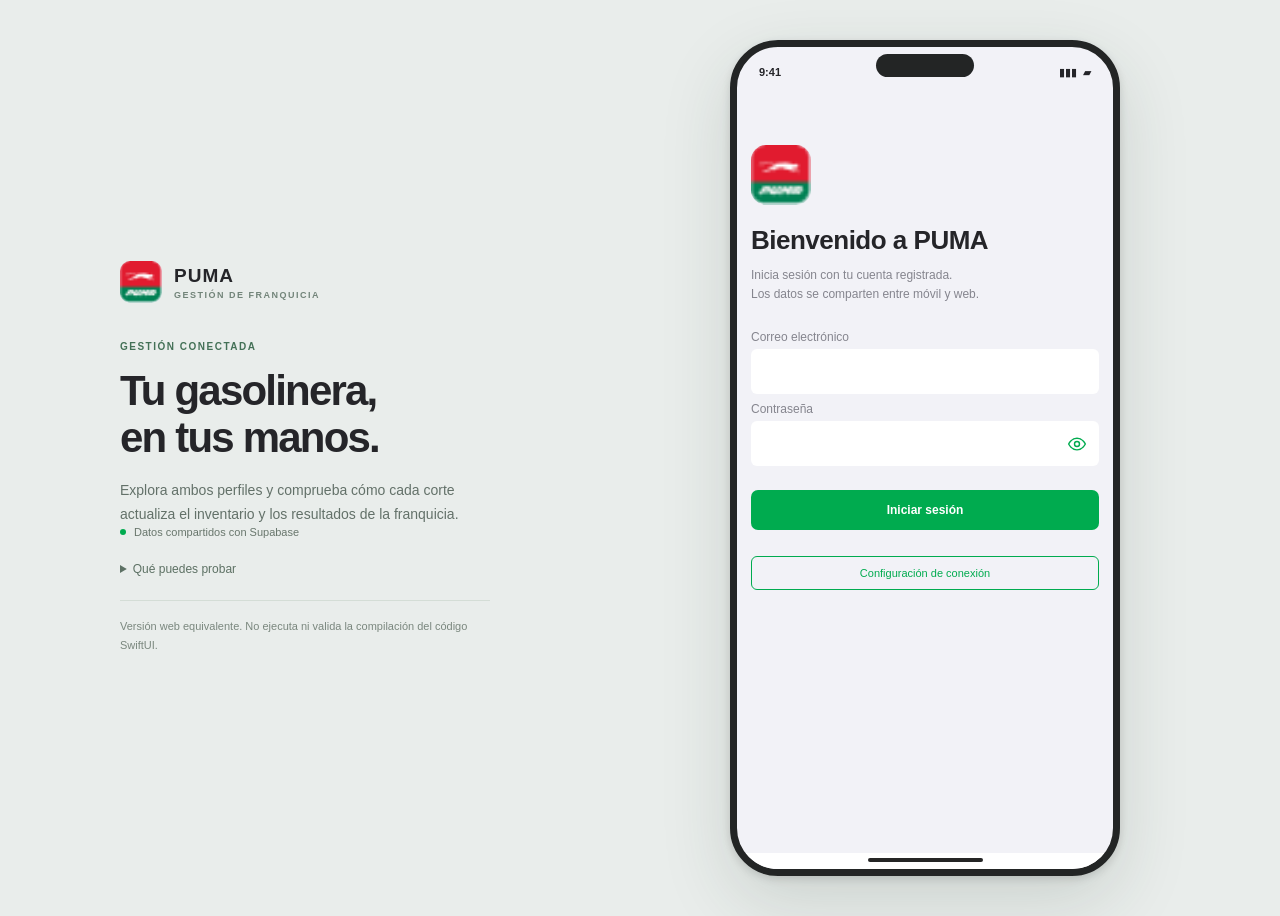
<file: web-preview/index.html>
<!doctype html>
<html lang="es">
<head><meta charset="utf-8"><meta name="viewport" content="width=device-width,initial-scale=1"><meta name="theme-color" content="#00ab4f"><title>PUMA · Vista previa interactiva</title><link rel="icon" href="assets/puma-logo.png"><link rel="stylesheet" href="styles.css"></head>
<body>
<div class="workspace">
 <aside class="preview-panel">
  <div class="preview-brand"><img src="assets/puma-logo.png" alt="PUMA"><span>PUMA<span class="overline">GESTIÓN DE FRANQUICIA</span></span></div>
  <span class="preview-tag">GESTIÓN CONECTADA</span>
  <h1>Tu gasolinera,<br>en tus manos.</h1>
  <p>Explora ambos perfiles y comprueba cómo cada corte actualiza el inventario y los resultados de la franquicia.</p>
  <div class="role-controls" hidden><button data-action="demo-general" class="role-button"><span>Gerente General</span><small>Consolidación y administración</small></button><button data-action="demo-branch" class="role-button"><span>Gerente de Sucursal</span><small>Santa Ana · Abigail Rivera</small></button></div>
  <div class="preview-note"><span class="status-dot"></span>Datos compartidos con Supabase</div>
  <details><summary>Qué puedes probar</summary><ol><li>Abre el perfil de Sucursal.</li><li>Captura el corte vespertino y registra las seis bombas.</li><li>Añade compras o pérdidas y cierra el corte.</li><li>Abre el perfil General y revisa la consolidación.</li></ol></details>
  <p class="technical-note">Versión web equivalente. No ejecuta ni valida la compilación del código SwiftUI.</p>
  <button hidden data-action="reset-request" class="text-button">Reiniciar datos de demostración</button>
 </aside>
 <section class="phone-wrap" aria-label="Vista de la aplicación móvil">
  <div class="phone"><div class="statusbar"><span>9:41</span><span class="island"></span><span>▮▮▮ &nbsp;▰</span></div><main id="app"></main><nav id="navigation" aria-label="Navegación principal"></nav><div class="home-indicator"></div></div>
 </section>
</div>
<div id="toast" role="status" hidden></div>
<dialog id="modal"><div id="modal-content"></div></dialog>
<script src="domain.js"></script><script src="operations.js"></script><script src="app.js"></script><script src="modules.js"></script><script src="shifts.js"></script><script src="supabase.js"></script>
</body></html>
</file>
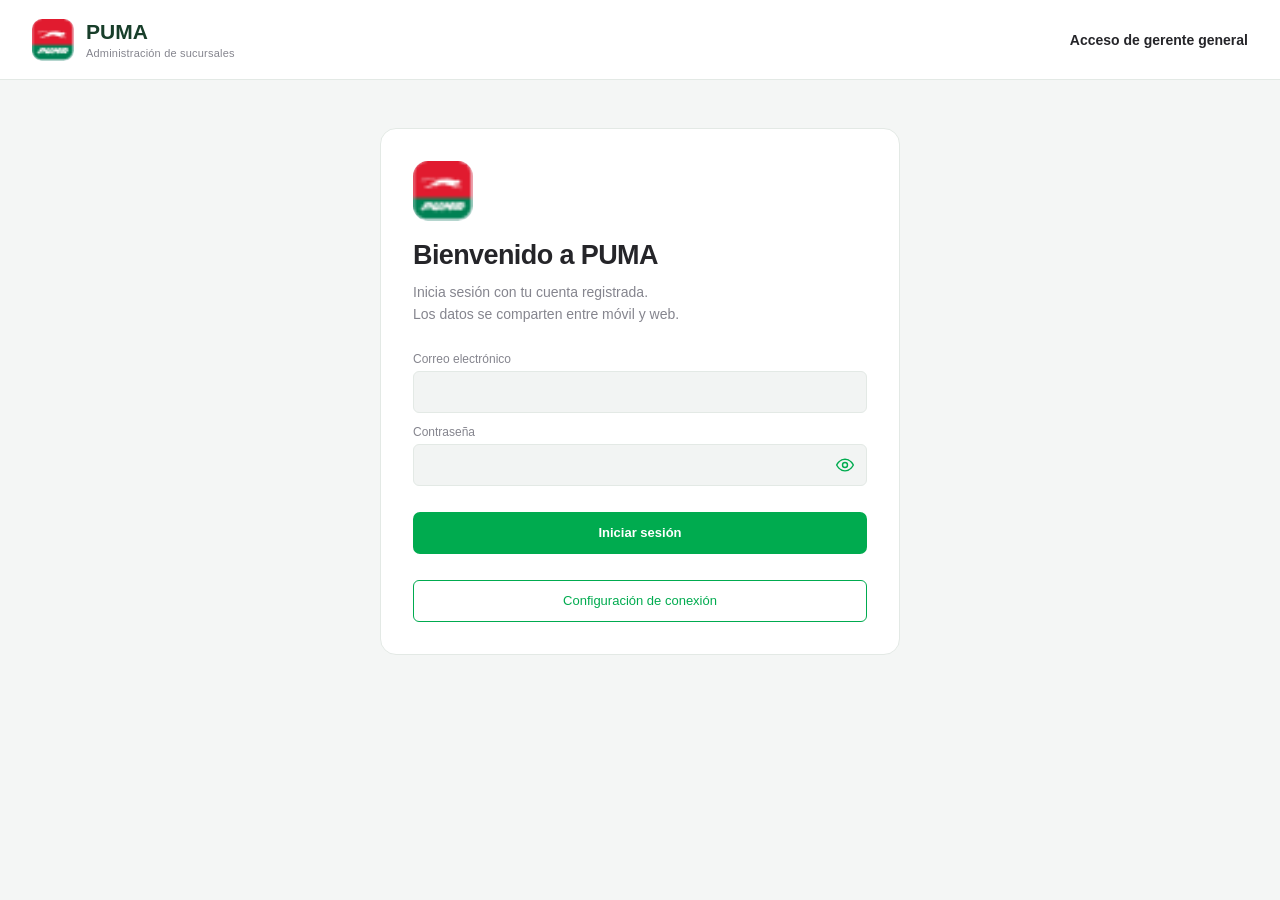
<file: web-preview/gerente.html>
<!doctype html>
<html lang="es">
<head>
 <meta charset="utf-8">
 <meta name="viewport" content="width=device-width,initial-scale=1">
 <meta name="theme-color" content="#00ab4f">
 <title>PUMA · Gerente general</title>
 <link rel="icon" href="assets/puma-logo.png">
 <link rel="stylesheet" href="styles.css">
 <link rel="stylesheet" href="gerente.css">
</head>
<body class="general-web">
 <a class="skip-content" href="#app">Ir al contenido</a>
 <header class="portal-header">
  <a class="portal-brand" href="gerente.html" aria-label="PUMA · Inicio"><img src="assets/puma-logo.png" alt="PUMA"><span>PUMA<small>Administración de sucursales</small></span></a>
  <div class="portal-account" id="portal-account">Gerente general</div>
  <button class="outline portal-menu" id="portal-menu" data-portal-menu aria-controls="navigation" aria-expanded="false">Menú</button>
 </header>
 <div class="portal-layout">
  <aside class="portal-sidebar"><nav id="navigation" aria-label="Navegación principal"></nav><a class="preview-link" href="index.html">Vista previa móvil ↗</a></aside>
  <main id="app" tabindex="-1"></main>
 </div>
 <div id="toast" role="status" hidden></div>
 <dialog id="modal"><div id="modal-content"></div></dialog>
 <script src="domain.js"></script><script src="operations.js"></script><script src="app.js"></script><script src="modules.js"></script><script src="shifts.js"></script><script src="supabase.js"></script><script src="gerente.js"></script>
</body>
</html>
</file>
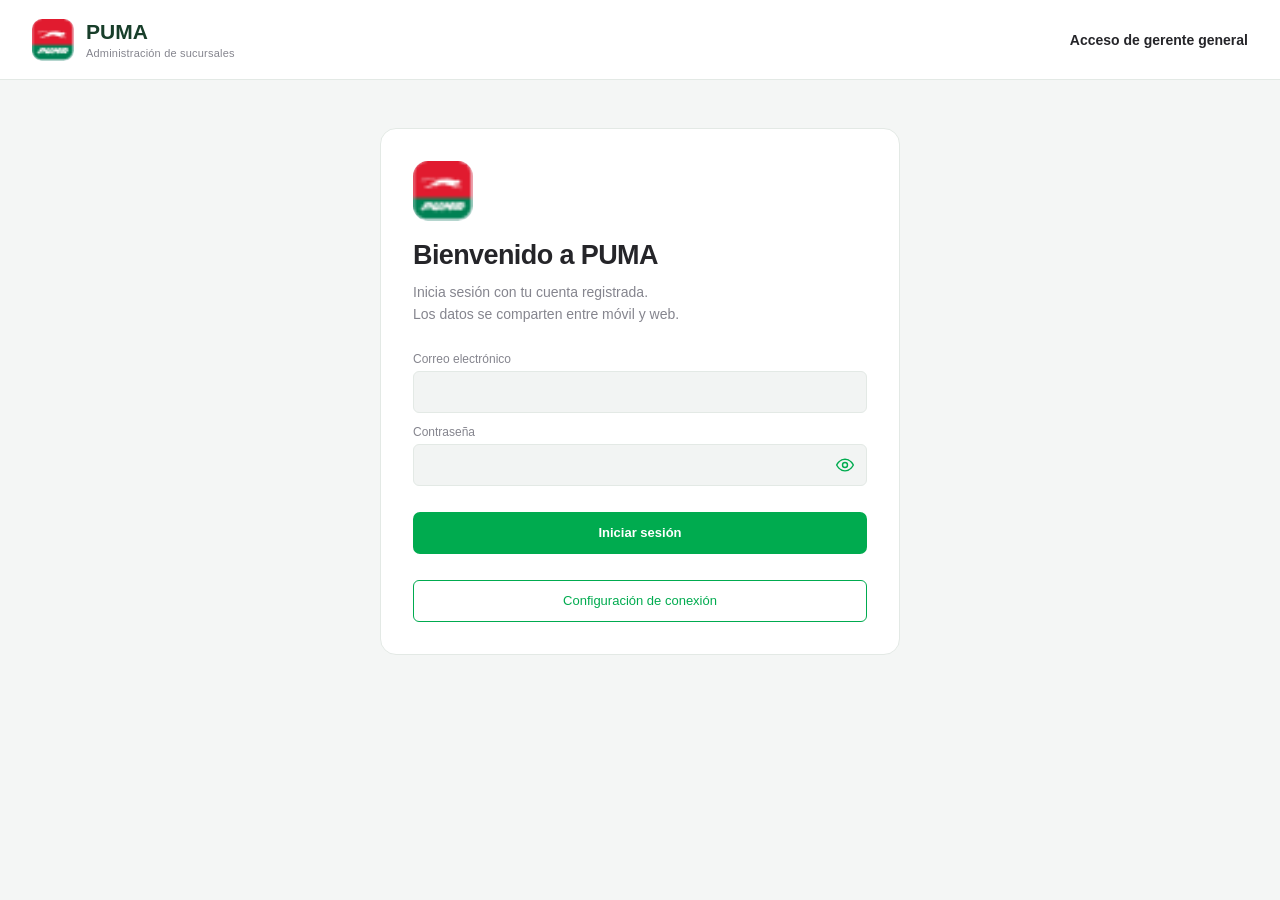
<file: web-preview/PUMA-Gerente-General.html>
<!doctype html>
<html lang="es">
<head>
 <meta charset="utf-8">
 <meta name="viewport" content="width=device-width,initial-scale=1">
 <meta name="theme-color" content="#00ab4f">
 <title>PUMA · Gerente general</title>
 <link rel="icon" href="[data-uri]">
 <style>
:root{--green:#00ab4f;--bg:#f2f2f7;--ink:#252529;--muted:#85858e;--line:#ededf1;--critical:#ff3b30;--yellow:#ffcc00;font-family:-apple-system,BlinkMacSystemFont,"Segoe UI",sans-serif;color:var(--ink);background:#e9edeb;font-synthesis:none}
.worker-page{display:grid;gap:14px}.worker-page>.card{margin:0;padding:16px}.worker-page .card>h3{color:var(--green);margin-bottom:14px}.worker-page .page-head{margin:0}.worker-page .shift-subtitle{margin-top:6px;line-height:1.5}.worker-page .row{gap:10px}.worker-page form{display:grid;gap:14px}.worker-page form>.card{margin:0;padding:16px}.worker-page label{font-size:11px;margin:12px 0}.worker-page input,.worker-page select{font-size:13px;min-height:42px}.worker-metrics{display:grid;grid-template-columns:1fr 1fr;gap:10px;margin:14px 0}.worker-metrics>div{background:var(--bg);padding:12px;border-radius:9px;display:grid;gap:7px}.worker-metrics b{font-size:20px;color:var(--green);letter-spacing:-.4px}.worker-metrics small{font-size:11px}.worker-help,.worker-status{font-size:11px;color:var(--muted);line-height:1.65;margin:12px 0}.worker-schedule{display:grid;gap:10px}.worker-schedule-row{padding:12px;background:var(--bg);border-radius:8px}.worker-schedule-row b{font-size:13px}.worker-schedule-row p{font-size:12px;margin:10px 0 5px}.worker-empty{padding:20px 12px;text-align:center;background:var(--bg);border-radius:9px;font-size:12px;color:var(--muted);line-height:1.7}.worker-empty b{display:block;color:var(--ink);margin-bottom:5px}.worker-start{margin-top:12px}.worker-product{display:flex;align-items:center;gap:10px;padding:12px 0;border-bottom:1px solid var(--line)}.worker-product:last-child{border:0}.worker-product-icon{width:32px;height:32px;display:grid;place-items:center;border-radius:8px;background:#e4f7ec;color:var(--green);flex-shrink:0}.worker-product-icon svg{width:18px;height:18px}.worker-product-info{flex:1;min-width:0;display:grid;gap:5px;font-size:12px}.worker-product-info strong{color:var(--green)}.worker-product>label{width:65px;flex-shrink:0;margin:0;text-align:center}.worker-product input{text-align:center;padding:8px}.worker-prices{display:grid;grid-template-columns:repeat(3,1fr);gap:6px;margin:12px 0}.worker-prices>div{background:var(--bg);padding:10px 6px;border-radius:8px;display:grid;gap:6px;text-align:center}.worker-prices b{font-size:13px;color:var(--green)}.worker-checkout{padding:16px 12px;margin:14px 0;background:#e4f7ec;border-radius:9px;color:#138344;font-size:14px;font-weight:650}.worker-page .primary,.worker-page .outline{min-height:42px}.worker-page .card .card{box-shadow:none;border:1px solid var(--line);margin:12px 0 0}.worker-page .card .card p{font-size:11px;line-height:1.7;margin-top:6px}
[hidden]{display:none!important}
.password-control{position:relative;display:block;margin-top:5px}.password-control input{padding-right:48px;margin-top:0}.password-control button{position:absolute;right:0;top:0;bottom:0;width:44px;display:grid;place-items:center;color:var(--green);border-radius:6px}.password-control svg{pointer-events:none}
.person-initials{display:grid;place-items:center;width:40px;height:40px;border-radius:50%;background:#e4f7ec;color:var(--green);font-weight:700;flex-shrink:0}.shift-badge.pending{background:#fff8df;color:#bc7900}.product-edit{display:block;margin:8px 0 0 auto;font-size:10px;color:var(--green)}.service-heading{display:flex;align-items:center;gap:10px;font-size:12px;margin-bottom:10px}.service-icon,.add-product{display:grid;place-items:center;width:28px;height:28px;border-radius:6px;background:#e4f7ec;color:var(--green);font-size:19px}.service-notes{font-size:11px;line-height:1.6}.cart-line{padding:9px 0;border-bottom:1px solid var(--line);font-size:11px}.cart-line .row{margin-top:7px}.cart-line input{width:58px;padding:6px}.sale-success{text-align:center;padding:25px 0}.sale-success>span{display:grid;place-items:center;margin:0 auto 15px;width:48px;height:48px;border-radius:50%;background:#e4f7ec;color:var(--green);font-size:24px}#app:has([data-design-view]) .card>h3{color:var(--green)}#app:has([data-design-view]) .card .buttons{margin-top:12px}#modal:has(form[data-module]){background:var(--bg);border-radius:12px}#modal:has(form[data-module]) h2{font-size:19px}form[data-module] fieldset{border:0;border-radius:10px;background:white;padding:12px;margin:14px 0}form[data-module] legend{float:left;width:100%;font-size:12px;font-weight:650;color:var(--green);margin-bottom:8px}form[data-module] fieldset label{clear:both}form[data-module] .buttons{position:sticky;bottom:0;background:var(--bg);padding-top:12px}
*{box-sizing:border-box}body{margin:0}button,input,select,textarea{font:inherit}button{cursor:pointer}button:disabled{cursor:not-allowed;opacity:.45}button{border:0;background:transparent;color:inherit}button:focus-visible,input:focus-visible,select:focus-visible,summary:focus-visible{outline:3px solid #90dcb0;outline-offset:3px}input,select,textarea{min-width:0;border:1px solid transparent;background:var(--bg);border-radius:6px;padding:10px;width:100%;color:var(--ink)}input[type=checkbox]{width:18px;height:18px;accent-color:var(--green)}input[type=number]{appearance:textfield}input::-webkit-inner-spin-button{appearance:none}label{display:block;font-size:11px;color:var(--muted);margin:8px 0}label input,label select{display:block;margin-top:5px;font-size:13px;color:var(--ink)}label.checkbox{display:flex;align-items:center;gap:8px;color:var(--ink);font-size:12px}h1,h2,h3,p{margin:0}h2{font-size:21px;font-weight:700;letter-spacing:-.5px}h3{font-size:13px;font-weight:650}small{font-size:10px;color:var(--muted)}.workspace{max-width:1120px;min-height:100vh;margin:auto;display:grid;grid-template-columns:1fr 470px;align-items:center;gap:64px;padding:40px}.preview-panel{max-width:370px}.preview-brand{display:flex;align-items:center;gap:12px;font-size:19px;font-weight:750;letter-spacing:1px}.preview-brand img{width:42px;height:42px;border-radius:10px}.overline{display:block;font-size:9px;letter-spacing:1.5px;color:#728479;margin-top:3px}.preview-tag{display:inline-block;margin-top:38px;font-size:10px;letter-spacing:1.5px;font-weight:700;color:#447157}.preview-panel h1{font-size:42px;line-height:1.1;letter-spacing:-1.8px;margin:14px 0 18px;font-weight:750}.preview-panel>p{color:#637169;font-size:14px;line-height:1.7}.role-controls{display:grid;gap:9px;margin:25px 0}.role-button{text-align:left;display:grid;gap:5px;padding:15px 18px;background:#f7faf8;border:1px solid #d6e1da;border-radius:12px}.role-button span{font-size:14px;font-weight:650}.role-button small{color:#6a7b70;font-size:11px}.role-button.active{border-color:var(--green);box-shadow:inset 3px 0 var(--green)}.preview-note{font-size:11px;color:#68766c;display:flex;align-items:center;gap:8px}.status-dot{width:6px;height:6px;display:inline-block;border-radius:50%;background:var(--green)}details{margin:24px 0;font-size:12px;color:#5d7164}summary{cursor:pointer}ol{padding-left:20px;line-height:1.9}.preview-panel>.technical-note{font-size:11px;color:#7a877e;border-top:1px solid #d4ddd6;padding-top:16px}.text-button{font-size:11px;color:#78867d;text-decoration:underline;margin-top:12px;padding:0}.phone-wrap{display:flex;justify-content:center}.phone{width:390px;height:min(840px,calc(100vh - 64px));min-height:640px;border:7px solid #232525;border-radius:48px;background:var(--bg);box-shadow:0 25px 70px #24362b25,0 3px 8px #0002;overflow:hidden;display:flex;flex-direction:column;position:relative}.statusbar{flex:0 0 44px;position:relative;display:flex;justify-content:space-between;align-items:center;padding:6px 22px 0;font-size:11px;font-weight:700}.island{position:absolute;width:98px;height:23px;left:50%;top:7px;transform:translateX(-50%);border-radius:18px;background:#232525}#app{overflow-y:auto;flex:1;scrollbar-width:thin;padding:10px 14px 18px;scrollbar-color:#d9d9e0 transparent}.brand{display:flex;align-items:center;gap:7px;margin-bottom:14px}.brand img{width:32px;height:32px;border-radius:7px}.brand-name{color:var(--green);font-size:10px;font-weight:750}.brand small{font-size:9px;display:block}.brand .avatar{margin-left:auto}.avatar{width:30px;height:30px;border-radius:50%;background:#ffbd66;display:grid;place-items:center;font-size:22px}.welcome{font-size:19px;margin-bottom:12px}.page-head{display:flex;justify-content:space-between;align-items:center;margin:4px 0 15px;gap:8px}.page-head .primary{font-size:11px;padding:7px 12px;min-height:31px}.card{background:#fff;border-radius:12px;padding:12px;margin-bottom:12px}.card h3{margin-bottom:12px}.metrics{display:grid;grid-template-columns:1fr 1fr;gap:9px;margin-bottom:14px}.metric{background:white;border:1px solid #62bde3;border-radius:10px;padding:11px;min-height:88px;position:relative}.metric-title{font-size:11px;display:block;margin-bottom:12px;max-width:85%}.metric strong{font-size:20px;letter-spacing:-.6px;display:block}.metric small{font-size:9px}.metric .bubble{position:absolute;right:9px;top:9px;background:var(--bg);width:23px;height:23px;border-radius:50%;display:grid;place-items:center;color:#8e9ba5}.metric.cyan{background:#aed9e8;border:0;min-height:62px}.metric.cyan .metric-title{font-size:10px;margin-bottom:4px}.metric.cyan strong{font-size:17px}.pills{display:flex;gap:6px;overflow:auto;scrollbar-width:none;margin:10px 0 15px;white-space:nowrap}.pill{background:white;border-radius:20px;border:1px solid var(--line);padding:7px 11px;font-size:10px}.pill.active{background:var(--green);color:white;border-color:var(--green)}.row{display:flex;align-items:center;justify-content:space-between;gap:10px}.row+ .row{margin-top:10px}.muted{color:var(--muted)}.green{color:var(--green)}.critical{color:var(--critical)}.medium{color:#a87500}.optimal{color:var(--green)}.primary{background:var(--green);color:white;border-radius:7px;padding:11px;font-size:12px;font-weight:650;min-height:40px}.outline{border:1px solid var(--green);color:var(--green);border-radius:6px;padding:9px;font-size:11px;min-height:34px}.wide{width:100%}.section-title{font-size:13px;font-weight:700;margin:18px 0 10px}.station-button{text-align:left;display:block;width:100%}.station-button b{font-size:14px}.station-button p{font-size:11px;margin:5px 0}.station-button small{display:block;line-height:1.5}.divider{height:1px;background:var(--line);margin:11px 0}.badge{padding:4px 6px;border-radius:5px;background:#e3f6eb;color:var(--green);font-size:9px;font-weight:650;white-space:nowrap}.badge.critical{background:#fff0ef;color:var(--critical)}.badge.medium{background:#fff7dd;color:#ba8200}.gauge-grid{display:grid;grid-template-columns:repeat(3,1fr);gap:7px}.gauge{display:flex;align-items:center;flex-direction:column;gap:5px;background:var(--bg);border-radius:8px;padding:10px 4px}.gauge-name{font-size:10px;font-weight:650}.tank{position:relative;height:64px;width:32px;border-radius:5px;background:#e5e5ed;overflow:hidden;margin:4px 0}.tank-fill{position:absolute;bottom:0;width:100%;background:var(--green)}.tank-fill.medium{background:var(--yellow)}.tank-fill.critical{background:var(--critical)}.gauge strong{font-size:11px}.gauge small{font-size:9px}.alert{font-size:11px;padding:12px;border-radius:7px;display:flex;gap:9px;margin-bottom:8px;background:#ffecec;color:var(--critical)}.alert p{font-size:9px;color:#777;margin-top:4px}.alert.medium{background:#fff8df;color:#ae8000}.status-strip{background:var(--green);color:white;font-size:10px;font-weight:600;padding:10px;margin:0 -14px 12px}.actions{display:grid;grid-template-columns:repeat(3,1fr);gap:7px}.actions button{font-size:10px;background:#fff;border:1px solid #e7e7ef;border-radius:7px;padding:10px 5px;display:grid;justify-items:center;gap:6px}.actions svg{color:var(--green)}.pump-grid{display:grid;grid-template-columns:repeat(3,1fr);gap:7px}.pump-tile{background:#fff;border-radius:9px;padding:11px 8px;text-align:left;border:1px solid var(--line)}.pump-tile b{display:block;font-size:11px;margin:7px 0 5px}.pump-tile small{display:block;line-height:1.6;font-size:9px}.progress-track{height:6px;background:var(--bg);border-radius:5px;margin-top:6px;overflow:hidden}.progress-fill{height:100%;background:var(--green)}.performance-row{font-size:10px;margin-bottom:13px}.performance-row .row{margin:0}.tabbar{height:57px;display:flex;justify-content:space-around;align-items:center;border-top:1px solid #e6e6ed;background:white;flex:0 0 auto}.tabbar button{width:20%;display:grid;justify-items:center;gap:5px;font-size:8px;color:#96969f;padding:8px 2px}.tabbar button.active{color:var(--green);font-weight:700}.icon{width:17px;height:17px;display:inline-block;vertical-align:middle;stroke:currentColor;stroke-width:1.7;fill:none;stroke-linecap:round;stroke-linejoin:round}.home-indicator{background:#fff;height:16px;flex:0 0 auto}.home-indicator:after{content:"";display:block;width:115px;height:4px;background:#252525;border-radius:4px;margin:5px auto}.segmented{display:flex;gap:3px;padding:3px;background:#fff;border-radius:8px;margin-bottom:13px}.segmented button{font-size:10px;padding:8px 6px;flex:1;border-radius:5px}.segmented button.active{background:var(--green);color:white;font-weight:650}.cut-footer{display:flex;gap:8px;position:sticky;bottom:-18px;background:var(--bg);padding:12px 0 0}.cut-footer .primary{flex:1}.pump-form .row{margin:0}.pump-form h3{margin:0}.pump-fields{display:grid;grid-template-columns:1fr 1fr;gap:10px}.purchase-line{font-size:11px;padding:8px 0;border-bottom:1px solid var(--line)}.purchase-line .remove{color:var(--critical);font-size:11px}.inline-total{background:var(--bg);padding:10px;border-radius:6px;font-size:16px;font-weight:700;margin-top:7px}.login{padding-top:44px}.login .login-logo{width:60px;height:60px;border-radius:15px;margin-bottom:16px}.login h2{font-size:26px;margin-bottom:10px}.login p{font-size:12px;line-height:1.6;margin-bottom:20px}.login form{margin:26px 0}.login label{font-size:12px}.login input{background:white;padding:14px}.login .primary{margin-top:14px}.empty{font-size:12px;color:var(--muted);padding:18px 8px;line-height:1.8}.search{position:relative;margin-bottom:12px}.search input{background:white;padding:11px 12px}.search .icon{position:absolute;right:10px;top:11px;color:var(--green)}.back{font-size:12px;color:var(--green);padding:5px 0;margin-bottom:9px}.chart{width:100%;height:145px}.chart text{font-size:10px;fill:var(--muted)}.chart .line{fill:none;stroke:var(--green);stroke-width:2}.profile-label{font-size:11px;color:var(--muted);margin-bottom:3px}.profile-value{font-size:14px;margin-bottom:15px}dialog{border:0;border-radius:16px;padding:20px;width:min(360px,calc(100vw - 30px));color:var(--ink);box-shadow:0 20px 80px #0003}dialog::backdrop{background:#17211c66}dialog h2{font-size:19px;margin-bottom:10px}dialog p{font-size:12px;line-height:1.7;margin:10px 0}dialog .buttons{display:flex;justify-content:flex-end;gap:10px;margin-top:18px}.dialog-error{color:var(--critical);font-size:11px;line-height:1.5;margin-top:10px}#toast{position:fixed;bottom:24px;left:50%;transform:translateX(-50%);background:#26372c;color:white;padding:12px 18px;border-radius:10px;font-size:12px;z-index:10;max-width:90vw;box-shadow:0 8px 30px #0002}.cut-counter{font-size:11px;padding:10px 0;color:var(--muted)}.fuel-sales .row{font-size:11px;margin:10px 0}.reception .row{font-size:10px}.report-stats{display:grid;grid-template-columns:1fr 1fr;gap:10px}.report-stats .card strong{font-size:19px}.report-stats small{display:block;margin-bottom:8px}.error-panel{color:var(--critical);font-size:12px;line-height:1.6;background:#fff0ee;padding:12px;border-radius:8px}
@media(max-width:760px){.workspace{display:flex;flex-direction:column;padding:16px;gap:18px;align-items:center}.preview-panel{width:100%;max-width:450px}.preview-panel h1,.preview-panel>p:not(.technical-note),.preview-note,details,.preview-tag,.text-button{display:none}.preview-brand{font-size:15px}.preview-brand img{width:32px;height:32px}.role-controls{grid-template-columns:1fr 1fr;margin:14px 0 10px}.role-button{padding:10px}.role-button span{font-size:12px}.role-button small{font-size:9px}.preview-panel>.technical-note{font-size:10px;padding-top:8px}.phone{height:790px;min-height:0;width:min(390px,calc(100vw - 20px));border-width:5px}.phone-wrap{width:100%}.preview-panel h1{font-size:30px}}
@media(prefers-reduced-motion:no-preference){button{transition:background .15s,border-color .15s}.tank-fill,.progress-fill{transition:height .25s,width .25s}}
.shift-subtitle{font-size:10px;color:var(--green);margin:5px 0 14px}.shift-filters{display:grid;grid-template-columns:1fr 1fr;gap:8px}.shift-filters label{font-size:9px}.shift-filters input,.shift-filters select{padding:8px;font-size:10px}.shift-summary{display:grid;grid-template-columns:repeat(4,1fr);background:white;border-radius:9px;padding:12px 6px;margin:10px 0}.shift-summary div{text-align:center}.shift-summary strong{display:block;font-size:15px}.shift-summary small{font-size:8px}.programado{color:var(--green)}.en-curso{color:#1682ff}.completado{color:#9898a3}.cancelado{color:var(--critical)}.shift-meta{font-size:9px;color:var(--muted);margin:7px 0}.shift-group-title{font-size:11px;margin:15px 0 8px;text-transform:capitalize}.shift-row{width:100%;text-align:left;position:relative;padding-right:22px}.shift-row b{font-size:12px}.shift-row p{font-size:10px;margin-top:5px}.shift-row small{font-size:9px}.shift-chevron{position:absolute;right:10px;bottom:18px;color:var(--muted)}.shift-badge{font-size:8px;font-weight:650;padding:4px 6px;border-radius:5px;background:#e4f7ec;white-space:nowrap}.shift-badge.en-curso{background:#edf4ff}.shift-badge.completado{background:#f0f0f5}.shift-badge.cancelado{background:#fff0ef}.shift-sticky{position:sticky;bottom:-18px;background:var(--bg);padding:12px 0 0;margin-top:18px}.shift-sticky.buttons{display:flex;gap:10px}.shift-sticky.buttons>*{flex:1}.shift-presets{display:grid;grid-template-columns:1fr 1fr;gap:7px;margin:7px 0 12px}.shift-presets button{background:var(--bg);border-radius:6px;padding:9px 6px;font-size:10px}.shift-presets small{display:block;font-size:8px;margin-top:3px}.shift-presets .active{background:var(--green);color:white}.shift-presets .active small{color:white}.shift-identity{border:1px solid var(--green);margin-top:14px}.shift-identity h3{margin:8px 0 5px}.shift-info-row{display:flex;justify-content:space-between;gap:12px;font-size:10px;padding:8px 0;border-bottom:1px solid var(--line)}.shift-info-row span{color:var(--muted)}.shift-info-row b{text-align:right;font-weight:550}.shift-warning,.shift-error,.shift-success{font-size:10px;padding:12px;border-radius:8px;margin:12px 0;line-height:1.6}.shift-warning{background:#fff8df;color:#756029}.shift-warning p,.shift-error p,.shift-success p{margin-top:5px}.shift-error{background:#fff0ef;color:var(--critical)}.shift-success{background:#e4f7ec;color:#138344}.shift-valid{font-size:9px;color:var(--green);margin:8px 0}.danger{border-color:var(--critical);color:var(--critical)}.connection-state{font-size:10px;color:var(--green);padding:6px 14px;background:#e4f7ec}.connection-state.failed{background:#fff0ef;color:var(--critical)}
.worker-tank{padding:12px 0;border-bottom:1px solid var(--line);font-size:12px}.worker-tank:last-child{border:0}.worker-tank progress{display:block;width:100%;height:8px;margin:10px 0;accent-color:var(--green)}

</style>
 <style>
/* Only gerente.html uses this layout. The mobile preview keeps styles.css. */
.general-web{background:#f4f6f5;font-size:15px;min-height:100vh}
.general-web .portal-header{height:80px;background:white;border-bottom:1px solid #e3e9e5;display:flex;align-items:center;justify-content:space-between;gap:20px;padding:0 32px;position:sticky;top:0;z-index:3}
.general-web .portal-brand{display:flex;align-items:center;gap:12px;text-decoration:none;color:#183e2a;font-size:21px;font-weight:750}
.general-web .portal-brand img{width:42px;height:42px;border-radius:10px}
.general-web .portal-brand small{display:block;font-size:11px;font-weight:500;letter-spacing:.2px;margin-top:3px}
.general-web .portal-account{text-align:right;font-size:14px;font-weight:600;margin-left:auto}
.general-web .portal-account small{display:block;margin-top:4px;font-weight:400}
.general-web .portal-layout{display:grid;grid-template-columns:242px minmax(0,1fr);max-width:1800px;margin:0 auto}
.general-web .portal-sidebar{position:sticky;top:80px;height:calc(100dvh - 80px);overflow:auto;background:white;border-right:1px solid #e3e9e5;padding:20px 14px}
.general-web .portal-nav-label{font-size:11px;font-weight:700;color:#829289;letter-spacing:.7px;text-transform:uppercase;padding:5px 14px 14px}
.general-web .portal-nav button{width:100%;display:flex;align-items:center;gap:12px;text-align:left;min-height:46px;padding:12px 14px;margin-bottom:4px;border-radius:8px;color:#596a60;font-size:13px}
.general-web .portal-nav button:hover{background:#f4f8f5}
.general-web .portal-nav button.active{background:#e4f7ec;color:#008b40;font-weight:650;box-shadow:inset 3px 0 var(--green)}
.general-web .portal-nav .icon{width:19px;height:19px;flex-shrink:0}
.general-web .portal-nav .portal-logout{border-top:1px solid #e3e9e5;margin-top:16px;border-radius:0;color:#a4433f}
.general-web .portal-nav-group{margin:0 0 8px;color:inherit;font-size:13px;line-height:normal}
.general-web .portal-nav-group summary{display:flex;align-items:center;gap:10px;min-height:46px;padding:12px;border-radius:8px;list-style:none;font-weight:650;color:#596a60}
.general-web .portal-nav-group summary::-webkit-details-marker{display:none}
.general-web .portal-nav-group summary:hover{background:#f4f8f5}
.general-web .portal-nav-group.has-active-page summary{color:#008b40}
.general-web .portal-group-chevron{margin-left:auto;font-size:23px;line-height:16px;transform:rotate(0deg)}
.general-web .portal-nav-group[open] .portal-group-chevron{transform:rotate(90deg)}
.general-web .portal-group-items{padding:5px 0 3px 10px;margin-left:20px;border-left:1px solid #e3e9e5}
.general-web .portal-group-items button{padding:10px;gap:9px;font-size:12px;min-height:44px}
.general-web .portal-group-items .icon{width:16px;height:16px}
.general-web .preview-link{display:block;color:#76887e;text-decoration:none;font-size:12px;padding:16px 14px}
.general-web #app{padding:32px;overflow:visible;min-width:0;scroll-margin-top:95px}
.general-web h2{font-size:27px;letter-spacing:-.6px}
.general-web h3{font-size:16px}
.general-web small{font-size:12px}
.general-web .card{padding:20px;border:1px solid #e7ece9;border-radius:12px;margin-bottom:20px}
.general-web .card h3{margin-bottom:16px}
.general-web .metrics{grid-template-columns:repeat(4,minmax(0,1fr));gap:16px;margin-bottom:24px}
.general-web .metric{padding:20px;min-height:115px;border:1px solid #e1e9e4;box-shadow:0 2px 4px #183e2a03}
.general-web .metric-title{font-size:13px;margin-bottom:18px}
.general-web .metric strong{font-size:26px}
.general-web .metric .bubble{width:30px;height:30px;right:16px;top:16px;background:#e4f7ec;color:var(--green)}
.general-web #app>.brand{display:none}
.general-web .welcome{font-size:26px;margin-bottom:24px}
.general-web .primary,.general-web .outline{font-size:13px;min-height:42px;padding:11px 16px}
.general-web .page-head .primary{min-height:42px;font-size:13px}
.general-web input,.general-web select,.general-web textarea{font-size:14px;min-height:42px;padding:11px 12px}
.general-web label{font-size:12px;margin:12px 0}
.general-web label input,.general-web label select{font-size:14px}
.general-web .search input{padding:13px 14px}
.general-web .shift-subtitle,.general-web .shift-meta{font-size:12px}
.general-web .shift-info-row{font-size:13px;padding:12px 0}
.general-web .shift-row b{font-size:15px}
.general-web .shift-row p{font-size:13px}
.general-web .shift-row small{font-size:12px}
.general-web .shift-badge,.general-web .badge{font-size:11px;padding:5px 8px}
.general-web .shift-filters{gap:18px}
.general-web .shift-filters label{font-size:12px}
.general-web .shift-filters input,.general-web .shift-filters select{font-size:14px;padding:11px}
.general-web .shift-summary strong{font-size:23px}
.general-web .shift-summary small{font-size:11px}
.general-web .shift-presets button{font-size:14px;min-height:66px}
.general-web .shift-presets small{font-size:12px}
.general-web .shift-warning,.general-web .shift-error,.general-web .shift-success{font-size:13px;padding:16px}
.general-web .shift-sticky,.general-web .cut-footer{bottom:0;background:#f4f6f5;padding:16px 0;margin-top:20px;z-index:1}
.general-web .buttons{display:flex;flex-wrap:wrap;gap:12px}
.general-web .pills{flex-wrap:wrap;white-space:normal;gap:10px;margin-bottom:24px}
.general-web .pill{font-size:12px;min-height:38px;padding:9px 14px}
.general-web .performance-row{font-size:14px;margin-bottom:20px}
.general-web .fuel-sales .row{font-size:14px;margin:15px 0}
.general-web .gauge{padding:18px}
.general-web .gauge-name,.general-web .gauge strong{font-size:14px}
.general-web .gauge small{font-size:12px}
.general-web .tank{height:90px;width:42px}
.general-web .chart{height:260px}
.general-web .segmented{padding:5px;gap:5px}
.general-web .segmented button{font-size:13px;padding:12px;min-height:42px}
.general-web .alert{font-size:14px;padding:16px}
.general-web .alert p{font-size:12px}
.general-web .section-title{font-size:16px}
.general-web .station-button b{font-size:16px}
.general-web .station-button p,.general-web .station-button small{font-size:13px}
.general-web .cart-line{font-size:14px;padding:14px 0}
.general-web .cart-line input{width:76px}
.general-web .add-product{width:40px;height:40px}
.general-web .service-heading{font-size:15px}
.general-web .service-notes{font-size:14px}
.general-web .report-stats{gap:20px}
.general-web dialog{width:min(680px,calc(100vw - 32px));max-height:calc(100dvh - 40px);overflow:auto;padding:28px}
.general-web dialog h2{font-size:23px}
.general-web dialog p,.general-web .dialog-error{font-size:13px}
.general-web #modal:has(form[data-module]) legend{font-size:14px}
.general-web #modal:has(form[data-module]) h2{font-size:23px}
.general-web #modal:has(form[data-module]) .buttons{background:var(--bg)}
.general-web .portal-menu{display:none}
.general-web:not(.portal-authenticated) .portal-layout{display:block}
.general-web:not(.portal-authenticated) .portal-sidebar{display:none}
.general-web:not(.portal-authenticated) #app{max-width:520px;margin:48px auto;padding:32px;background:white;border:1px solid #e3e9e5;border-radius:16px}
.general-web .login{padding-top:0}
.general-web .login input{background:#f2f4f3;border:1px solid #e3e9e5}
.general-web .login p{font-size:14px}
.general-web .skip-content{position:fixed;top:-100px;left:20px;z-index:5;background:white;color:#008b40;padding:12px;border-radius:8px}
.general-web .skip-content:focus{top:12px}
@media(min-width:1150px){
 .general-web #app[data-portal-page="dashboard"]{display:grid;grid-template-columns:1fr 1fr;gap:0 24px;align-content:start;align-items:start}
 .general-web #app[data-portal-page="dashboard"]>.brand,.general-web #app[data-portal-page="dashboard"]>.welcome,.general-web #app[data-portal-page="dashboard"]>.metrics,.general-web #app[data-portal-page="dashboard"]>.pills,.general-web #app[data-portal-page="dashboard"]>.section-title,.general-web #app[data-portal-page="dashboard"]>.alert,.general-web #app[data-portal-page="dashboard"]>.empty,.general-web #app[data-portal-page="dashboard"]>.wide{grid-column:1/-1}
 .general-web #app[data-portal-page="stations"] #station-list{display:grid;grid-template-columns:repeat(2,minmax(0,1fr));gap:0 20px}
}
@media(max-width:1149px){.general-web .metrics{grid-template-columns:repeat(2,minmax(0,1fr))}.general-web #app{padding:24px}.general-web .portal-layout{grid-template-columns:218px minmax(0,1fr)}}
@media(max-width:760px){
 .general-web .portal-header{height:68px;padding:0 16px;gap:12px}
 .general-web .portal-brand{font-size:18px}.general-web .portal-brand img{width:34px;height:34px}.general-web .portal-brand small{display:none}
 .general-web .portal-account{font-size:12px;max-width:130px}.general-web .portal-account small{font-size:10px}
 .general-web .portal-layout{display:block}.general-web .portal-menu{display:block;font-size:12px;padding:8px 12px}
 .general-web .portal-sidebar{display:none;position:fixed;inset:68px 0 0;z-index:2;height:calc(100dvh - 68px);padding:16px;overflow:auto;border:0}
 .general-web.portal-menu-open .portal-sidebar{display:block}
 .general-web #app{padding:20px 16px;scroll-margin-top:80px}
 .general-web h2{font-size:23px}.general-web .welcome{font-size:23px}
 .general-web .metrics{gap:10px}.general-web .metric{padding:14px;min-height:105px}.general-web .metric strong{font-size:22px}.general-web .metric-title{font-size:12px;max-width:80%}.general-web .metric .bubble{right:10px;top:10px;width:24px;height:24px}
 .general-web .card{padding:16px;margin-bottom:16px}
 .general-web .segmented button{font-size:11px;padding:10px 4px}
 .general-web .chart{height:210px}.general-web .shift-filters{gap:10px}.general-web .shift-summary{padding:12px 4px}
 .general-web .gauge{padding:12px 4px}.general-web .gauge small{font-size:10px}
 .general-web .report-stats{gap:10px}.general-web .report-stats .card strong{font-size:17px}
 .general-web:not(.portal-authenticated) #app{margin:24px 16px;max-width:none;padding:24px}
 .general-web .page-head{align-items:flex-start}.general-web .row{flex-wrap:wrap}
 .general-web dialog{padding:20px}.general-web .shift-info-row b{overflow-wrap:anywhere}
}
@media(prefers-reduced-motion:no-preference){.general-web .portal-nav button{transition:background .15s}}

</style>
</head>
<body class="general-web">
 <a class="skip-content" href="#app">Ir al contenido</a>
 <header class="portal-header">
  <a class="portal-brand" href="gerente.html" aria-label="PUMA · Inicio"><img src="[data-uri]" alt="PUMA"><span>PUMA<small>Administración de sucursales</small></span></a>
  <div class="portal-account" id="portal-account">Gerente general</div>
  <button class="outline portal-menu" id="portal-menu" data-portal-menu aria-controls="navigation" aria-expanded="false">Menú</button>
 </header>
 <div class="portal-layout">
  <aside class="portal-sidebar"><nav id="navigation" aria-label="Navegación principal"></nav><a class="preview-link" href="index.html">Vista previa móvil ↗</a></aside>
  <main id="app" tabindex="-1"></main>
 </div>
 <div id="toast" role="status" hidden></div>
 <dialog id="modal"><div id="modal-content"></div></dialog>
 <script>
(function(root,factory){if(typeof module==='object'&&module.exports)module.exports=factory();else root.Puma=factory();})(typeof window!=='undefined'?window:this,function(){
'use strict';
const fuels=['Súper','Regular','Diésel'];
const shifts=['matutino','vespertino'];
const prices={'Súper':4.10,'Regular':3.95,'Diésel':3.75};
const clone=o=>JSON.parse(JSON.stringify(o));
const id=()=>typeof crypto!=='undefined'&&crypto.randomUUID?crypto.randomUUID():`id-${Date.now()}-${Math.random().toString(36).slice(2)}`;
const day=(date=new Date())=>new Intl.DateTimeFormat('en-CA',{timeZone:'America/El_Salvador',year:'numeric',month:'2-digit',day:'2-digit'}).format(date);
const fuelFor=n=>n<=2?fuels[0]:n<=4?fuels[1]:fuels[2];
const blankCut=(shift,date=day())=>({id:id(),date,shift,pumps:Array.from({length:6},(_,i)=>({number:i+1,fuel:fuelFor(i+1),volume:0,amount:0,complete:false})),purchases:[],losses:[],closed:false});
const sum=(items,key)=>items.reduce((total,item)=>total+item[key],0);
const totals=cut=>({sales:sum(cut.pumps,'amount'),volume:sum(cut.pumps,'volume'),purchases:sum(cut.purchases,'cost'),losses:sum(cut.losses,'volume')});
const level=tank=>tank.capacity>0?Math.max(0,Math.min(1,tank.current/tank.capacity)):0;
const status=tank=>level(tank)<.25?'Crítico':level(tank)<.6?'Medio':'Óptimo';
const statusClass=tank=>level(tank)<.25?'critical':level(tank)<.6?'medium':'optimal';
function seed(){
 const morning=()=>{const cut=blankCut('matutino');cut.pumps.forEach(p=>{p.volume=80+p.number*17;p.amount=p.volume*prices[p.fuel];p.complete=true;});cut.closed=true;return cut;};
 const santa=morning();santa.purchases=[{id:id(),fuel:'Diésel',volume:1000,cost:3950,supplier:'RECOPE'}];santa.losses=[{id:id(),fuel:'Regular',volume:5,reason:'Derrame menor en manguera'}];
 return {version:1,stations:[
 {id:'santa',name:'PUMA Santa Ana Centro',city:'Santa Ana',address:'Av. Independencia Sur',manager:'Abigail Rivera',tanks:fuels.map((fuel,i)=>({fuel,capacity:10000,current:[7200,4500,1800][i]})),cuts:[santa,blankCut('vespertino')]},
 {id:'salvador',name:'PUMA San Salvador Norte',city:'San Salvador',address:'Bulevar Constitución',manager:'Ana Rivas',tanks:fuels.map((fuel,i)=>({fuel,capacity:10000,current:[9000,7800,6600][i]})),cuts:[morning()]},
 {id:'sonsonate',name:'PUMA Sonsonate Km 65',city:'Sonsonate',address:'Carretera CA-8',manager:'José Portillo',tanks:fuels.map((fuel,i)=>({fuel,capacity:10000,current:[2000,4700,4500][i]})),cuts:[blankCut('matutino')]}
 ],users:[
 {id:'general',name:'Gabriela Díaz',username:'gerente.general',password:'1234',role:'general',stationId:null},
 {id:'abigail',name:'Abigail Rivera',username:'santa.ana',password:'1234',role:'branch',stationId:'santa'},
 {id:'ana',name:'Ana Rivas',username:'san.salvador',password:'1234',role:'branch',stationId:'salvador'},
 {id:'jose',name:'José Portillo',username:'sonsonate',password:'1234',role:'branch',stationId:'sonsonate'}]};
}
function assert(condition,message){if(!condition)throw new Error(message);}
function validNumber(value,positive=false){return typeof value==='number'&&Number.isFinite(value)&&(positive?value>0:value>=0);}
function validateCut(cut){
 assert(shifts.includes(cut.shift),'Turno inválido.');
 assert(/^\d{4}-\d{2}-\d{2}$/.test(cut.date),'Fecha inválida.');
 assert([3,6].includes(cut.pumps.length)&&new Set(cut.pumps.map(p=>p.number)).size===cut.pumps.length&&cut.pumps.every(p=>Number.isInteger(p.number)&&p.number>=1&&p.number<=cut.pumps.length),'El corte requiere tres controles o seis registros históricos, sin duplicados.');
 assert(cut.pumps.every(p=>p.fuel===(cut.pumps.length===3?fuels[p.number-1]:fuelFor(p.number))&&validNumber(p.volume)&&validNumber(p.amount)),'Verifica los valores y el combustible de los registros.');
 assert(cut.purchases.every(p=>fuels.includes(p.fuel)&&validNumber(p.volume,true)&&validNumber(p.cost)&&p.supplier.trim()),'Las compras requieren cantidad positiva, costo válido y proveedor.');
 assert(cut.losses.every(p=>fuels.includes(p.fuel)&&validNumber(p.volume,true)&&p.reason.trim()),'Las pérdidas requieren cantidad positiva y motivo.');
 if(cut.closed)assert(cut.pumps.every(p=>p.complete),'Debes registrar las seis bombas antes de cerrar el corte.');
}
function saveCut(data,stationId,draft,close=false){
 const next=clone(data);const station=next.stations.find(s=>s.id===stationId);assert(station,'Sucursal inexistente.');
 const cut=clone(draft);cut.closed=close;
 const existing=station.cuts.find(c=>c.id===cut.id);assert(!existing||!existing.closed,'Este corte ya está cerrado y no puede modificarse.');
 assert(!station.cuts.some(c=>c.id!==cut.id&&c.date===cut.date&&c.shift===cut.shift),'Ya existe este turno para la fecha seleccionada.');
 validateCut(cut);
 if(close)for(const fuel of fuels){
  const tank=station.tanks.find(t=>t.fuel===fuel);assert(tank,'Falta un tanque de combustible.');
  const remaining=tank.current+sum(cut.purchases.filter(p=>p.fuel===fuel),'volume')-sum(cut.pumps.filter(p=>p.fuel===fuel),'volume')-sum(cut.losses.filter(p=>p.fuel===fuel),'volume');
  assert(validNumber(remaining)&&remaining<=tank.capacity,`El movimiento de ${fuel} excede el inventario o la capacidad del tanque.`);tank.current=remaining;
 }
 const index=station.cuts.findIndex(c=>c.id===cut.id);if(index<0)station.cuts.push(cut);else station.cuts[index]=cut;
 return next;
}
function aggregate(stations,date=day()){
 const cuts=stations.flatMap(s=>s.cuts).filter(c=>c.closed&&(!date||c.date===date));
 const values=cuts.map(totals),receipts=stations.flatMap(s=>s.receipts||[]).filter(r=>!date||day(new Date(r.date))===date);return {sales:sum(values,'sales'),volume:sum(values,'volume'),purchases:sum(values,'purchases')+sum(receipts,'cost'),losses:sum(values,'losses')};
}
function globalTanks(stations){return fuels.map(fuel=>({fuel,current:sum(stations.flatMap(s=>s.tanks).filter(t=>t.fuel===fuel),'current'),capacity:sum(stations.flatMap(s=>s.tanks).filter(t=>t.fuel===fuel),'capacity')}));}
function assign(data,userId,stationId){
 const next=clone(data),user=next.users.find(u=>u.id===userId&&u.role==='branch');assert(user,'Gerente inexistente.');
 assert(!stationId||next.stations.some(s=>s.id===stationId),'Sucursal inexistente.');
 const previous=next.stations.find(s=>s.id===user.stationId);if(previous)previous.manager='Sin asignar';
 if(stationId){next.users.forEach(u=>{if(u.id!==userId&&u.stationId===stationId)u.stationId=null;});next.stations.find(s=>s.id===stationId).manager=user.name;}
 user.stationId=stationId||null;return next;
}
function addStation(data,fields){
 assert(fields.name.trim()&&fields.city.trim()&&fields.address.trim(),'Completa nombre, dirección y ciudad.');
 const next=clone(data);next.stations.push({id:id(),name:fields.name.trim(),city:fields.city.trim(),address:fields.address.trim(),manager:'Sin asignar',tanks:fuels.map(fuel=>({fuel,capacity:10000,current:0})),cuts:[]});return next;
}
function addManager(data,fields){
 assert(fields.name.trim()&&fields.username.trim()&&fields.password.length>=4,'Completa los datos y una contraseña de al menos 4 caracteres.');
 assert(!data.users.some(u=>u.username.toLowerCase()===fields.username.trim().toLowerCase()),'Este usuario ya existe.');
 const next=clone(data),user={id:id(),name:fields.name.trim(),username:fields.username.trim(),password:fields.password,role:'branch',stationId:null};next.users.push(user);
 return assign(next,user.id,fields.stationId);
}
function report(stations,days){
 const today=day();const end=new Date(today+'T12:00:00Z');const points=[];
 for(let i=days-1;i>=0;i--){const date=new Date(end);date.setUTCDate(date.getUTCDate()-i);const stamp=date.toISOString().slice(0,10);points.push({date:stamp,...aggregate(stations,stamp)});}
 return points;
}
return {fuels,shifts,prices,clone,id,day,fuelFor,blankCut,totals,level,status,statusClass,seed,validateCut,saveCut,aggregate,globalTanks,assign,addStation,addManager,report};
});

</script><script>
(function(root, factory) { if (typeof module === 'object' && module.exports) module.exports = factory(require('./domain.js')); else root.Operations = factory(root.Puma); })(typeof window !== 'undefined' ? window : this, function(P) {
'use strict';
const empty = () => ({employees:[],shifts:[],products:[],sales:[],services:[],records:[],receipts:[]});
const assert = (ok, message) => { if (!ok) throw Error(message); };
const stamp = () => new Date().toISOString().replace(/\.\d{3}Z$/, 'Z');
const uuid = value => String(value).toLowerCase();
const total = sale => Math.round(sale.lines.reduce((n,l) => n+l.price*l.quantity,0)*100)/100;
function normalize(data) {
 const next=P.clone(data); next.operations={...empty(),...next.operations};
 // Upgrade known legacy capacities once; never clamp inventory silently.
 if(!next.tankCapacityMigrated){for(const s of next.stations)for(const t of s.tanks){assert(t.current<=10000,'Una existencia supera 10,000. Revisa la migración antes de cambiar capacidad.');t.capacity=10000;}next.tankCapacityMigrated=true;}
 return next;
}
function save(data,kind,item){
 const next=normalize(data), list=next.operations[kind];assert(list,'Módulo inexistente.');assert(next.stations.some(s=>uuid(s.id)===uuid(item.stationID)),'Sucursal inexistente.');
 item=P.clone(item);item.id=item.id||P.id();
 if(kind==='employees'){
  assert(item.name.trim()&&item.document.trim()&&item.phone.trim()&&item.position.trim(),'Completa nombre, documento, teléfono y cargo.');
  assert(!list.some(e=>e.id!==item.id&&e.document===item.document),'El documento ya existe.');
 }
 if(kind==='products'){
  assert(item.name.trim()&&item.sku.trim()&&Number.isFinite(item.price)&&item.price>=0&&Number.isFinite(item.cost)&&item.cost>=0&&Number.isInteger(item.stock)&&item.stock>=0&&Number.isInteger(item.minimum)&&item.minimum>=0,'Verifica identificación, precios y stock.');
  assert(!list.some(p=>p.id!==item.id&&p.stationID===item.stationID&&p.sku.toLowerCase()===item.sku.toLowerCase()),'SKU duplicado.');
 }
 if(kind==='services')assert(item.name.trim()&&Number.isFinite(item.price)&&item.price>=0,'Verifica nombre y precio.');
 if(kind==='shifts'){
  const previous=list.find(s=>s.id===item.id),changed=!previous||['employeeID','stationID','start','end'].some(k=>previous[k]!==item[k]);
  if(changed&&Number.isFinite(Date.parse(item.start)))assert(P.day(new Date(item.start))>=P.day(),'No puedes asignar turnos en una fecha pasada.');
  const existing=list.find(s=>s.id===item.id);assert(!existing||shiftStatus(existing)==='Programado','Solo puedes editar un turno Programado.');
  assert(next.operations.employees.some(e=>e.id===item.employeeID&&e.stationID===item.stationID&&e.active),'Selecciona un empleado activo de esta sucursal.');
  assert(Number.isFinite(Date.parse(item.start))&&Date.parse(item.end)>Date.parse(item.start),'El fin debe ser posterior al inicio.');
  const conflict=list.find(s=>s.id!==item.id&&!s.cancelled&&s.employeeID===item.employeeID&&Date.parse(s.start)<Date.parse(item.end)&&Date.parse(s.end)>Date.parse(item.start));
  assert(!conflict,'Conflicto de horarios'+(conflict?`: TUR-${conflict.id.slice(0,8)} · ${conflict.start} → ${conflict.end}. Cambia el horario o el empleado.`:'.'));
  if(changed)assert(!list.some(s=>s.id!==item.id&&s.employeeID===item.employeeID&&!s.cancelled&&P.day(new Date(s.start))===P.day(new Date(item.start))),'El empleado solo puede tener un turno por día.');
 }
 const index=list.findIndex(e=>e.id===item.id);if(index<0)list.push(item);else list[index]=item;return next;
}
function shiftStatus(shift){return shift.cancelled?'Cancelado':shift.clockOut?'Completado':shift.clockIn?'En curso':'Programado';}
function cancelShift(data,id){const next=normalize(data),s=next.operations.shifts.find(s=>s.id===id);assert(s&&shiftStatus(s)==='Programado','Solo puedes cancelar un turno Programado.');s.cancelled=true;return next;}
function clock(data,id){const next=normalize(data),s=next.operations.shifts.find(s=>s.id===id);assert(s&&!s.clockOut&&!s.cancelled,'Turno cerrado.');assert(next.operations.employees.some(e=>e.id===s.employeeID&&e.active),'Empleado inactivo.');if(!s.clockIn)s.clockIn=stamp();else s.clockOut=stamp();return next;}
function sell(data,stationID,cart,cashier,payment,received){
 const next=normalize(data);assert(Object.keys(cart).length,'Agrega productos.');const lines=[];
 for(const [id,quantity] of Object.entries(cart)){const p=next.operations.products.find(p=>p.id===id&&p.stationID===stationID&&p.active);assert(p&&Number.isInteger(quantity)&&quantity>0&&p.stock>=quantity,'Existencias insuficientes.');lines.push({productID:id,name:p.name,sku:p.sku,price:p.price,quantity});p.stock-=quantity;}
 const sale={id:P.id(),stationID,date:stamp(),cashier,lines,payment,received};assert(Number.isFinite(received)&&received>=total(sale),'Pago insuficiente.');next.operations.sales.push(sale);return next;
}
function record(data,fields){const next=normalize(data),s=next.operations.services.find(s=>s.id===fields.serviceID&&s.stationID===fields.stationID&&s.available);assert(s,'Servicio no disponible.');assert(next.operations.employees.some(e=>e.id===fields.employeeID&&e.stationID===fields.stationID&&e.active),'Empleado inactivo.');next.operations.records.push({...fields,id:P.id(),name:s.name,price:s.price,date:stamp(),status:'Pendiente'});return next;}
function transition(data,id,status){const next=normalize(data),r=next.operations.records.find(r=>r.id===id);assert(r&&['Pendiente','En proceso'].includes(r.status)&&['En proceso','Completado','Cancelado'].includes(status),'El servicio ya terminó.');r.status=status;return next;}
function fill(data,stationID,fuel,volume,cost,supplier){const next=normalize(data),s=next.stations.find(s=>s.id===stationID),t=s?.tanks.find(t=>t.fuel===fuel);assert(t&&Number.isFinite(volume)&&volume>0&&Number.isFinite(cost)&&cost>=0&&supplier.trim()&&t.current+volume<=t.capacity,'Verifica cantidad, proveedor y capacidad.');t.current+=volume;s.receipts=s.receipts||[];s.receipts.push({id:P.id(),stationID,date:stamp(),fuel,volume,cost,supplier});return next;}
function manager(data,id,active){let next=P.assign(data,id,null);const u=next.users.find(u=>u.id===id&&u.role==='branch');assert(u,'Gerente inexistente.');u.active=active;return next;}
function deleteManager(data,id){assert(data.users.some(u=>u.id===id&&u.role==='branch'),'Solo puedes eliminar gerentes de sucursal.');const next=P.assign(data,id,null);next.users=next.users.filter(u=>u.id!==id);return next;}
function performance(data,stations,days,category='all',endDay=P.day()){
 assert(Number.isInteger(days)&&days>0&&days<=365,'Período inválido.');
 assert(['all','fuel','products','services'].includes(category),'Actividad inválida.');
 const ids=new Set(stations.map(s=>uuid(s.id))),ops={...empty(),...data.operations};
 const end=new Date(endDay+'T12:00:00Z'),points=[];
 for(let offset=days-1;offset>=0;offset--){const date=new Date(end);date.setUTCDate(date.getUTCDate()-offset);points.push({date:date.toISOString().slice(0,10),fuel:0,products:0,services:0,volume:0,losses:0,units:0,completed:0,pending:0,cancelled:0});}
 const byDay=new Map(points.map(p=>[p.date,p])),fuelSales=Object.fromEntries(P.fuels.map(f=>[f,0])),productSales=new Map(),serviceSales=new Map();
 const pointFor=iso=>{const date=new Date(iso);return Number.isFinite(date.getTime())?byDay.get(P.day(date)):undefined;};
 for(const s of stations)for(const c of s.cuts||[]){const p=byDay.get(c.date);if(!p||!c.closed||c.registerSource)continue;const t=P.totals(c);p.fuel+=t.sales;p.volume+=t.volume;p.losses+=t.losses;for(const pump of c.pumps)fuelSales[pump.fuel]=(fuelSales[pump.fuel]||0)+pump.amount;}
 for(const sale of data.registerSales||[]){if(!ids.has(uuid(sale.station_id)))continue;const p=byDay.get(sale.work_day);if(!p)continue;p.fuel+=Number(sale.fuel_total);p.volume+=Number(sale.gallons);if(sale.fuel)fuelSales[sale.fuel]=(fuelSales[sale.fuel]||0)+Number(sale.fuel_total);}
 for(const sale of ops.sales){if(!ids.has(uuid(sale.stationID)))continue;const p=sale.workDay?byDay.get(sale.workDay):pointFor(sale.date);if(!p)continue;p.products+=total(sale);for(const l of sale.lines){p.units+=l.quantity;const key=uuid(l.productID),row=productSales.get(key)||{id:key,name:l.name,units:0,revenue:0};row.units+=l.quantity;row.revenue+=l.price*l.quantity;productSales.set(key,row);}}
 for(const r of ops.records){if(!ids.has(uuid(r.stationID)))continue;const p=r.workDay?byDay.get(r.workDay):pointFor(r.date);if(!p)continue;if(r.status==='Completado'){p.services+=r.price;p.completed++;const key=uuid(r.serviceID),row=serviceSales.get(key)||{id:key,name:r.name,count:0,revenue:0};row.count++;row.revenue+=r.price;serviceSales.set(key,row);}else if(r.status==='Pendiente'||r.status==='En proceso')p.pending++;else if(r.status==='Cancelado')p.cancelled++;}
 const round=n=>Math.round((n+Number.EPSILON)*100)/100;
 for(const p of points){for(const key of ['fuel','products','services'])p[key]=round(p[key]);p.total=round(p.fuel+p.products+p.services);p.sales=category==='all'?p.total:p[category];}
 const summary=Object.fromEntries(['fuel','products','services','total','sales','volume','losses','units','completed','pending','cancelled'].map(k=>[k,round(points.reduce((n,p)=>n+p[k],0))]));
 return {points,summary,fuelSales,products:[...productSales.values()].sort((a,b)=>b.revenue-a.revenue),services:[...serviceSales.values()].sort((a,b)=>b.revenue-a.revenue)};
}
function performanceCSV(report){return 'Fecha,Combustible USD,Productos USD,Servicios completados USD,Ingresos totales USD,Ingresos actividad seleccionada USD,Galones vendidos,Perdidas gal,Unidades productos,Servicios completados,Servicios pendientes,Servicios cancelados\n'+report.points.map(p=>[p.date,p.fuel.toFixed(2),p.products.toFixed(2),p.services.toFixed(2),p.total.toFixed(2),p.sales.toFixed(2),p.volume,p.losses,p.units,p.completed,p.pending,p.cancelled].join(',')).join('\n');}
return {empty,normalize,save,clock,sell,record,transition,fill,manager,deleteManager,total,stamp,shiftStatus,cancelShift,performance,performanceCSV};
});

</script><script>
function passwordInput(attributes){return `<span class="password-control"><input ${attributes}><button type="button" data-password-toggle aria-label="Mostrar contrase\u00f1a" aria-pressed="false"><svg viewBox="0 0 24 24" width="20" height="20" fill="none" stroke="currentColor" stroke-width="1.7" aria-hidden="true"><path d="M2 12s3.5-7 10-7 10 7 10 7-3.5 7-10 7S2 12 2 12Z"/><circle cx="12" cy="12" r="3"/><path class="password-slash" d="M3 3l18 18" hidden/></svg></button></span>`;}
document.addEventListener('click',event=>{
 const button=event.target.closest('[data-password-toggle]');if(!button)return;
 const input=button.parentElement.querySelector('input'),visible=input.type==='password';
 input.type=visible?'text':'password';button.setAttribute('aria-label',visible?'Ocultar contrase\u00f1a':'Mostrar contrase\u00f1a');button.setAttribute('aria-pressed',String(visible));
 button.querySelector('.password-slash').toggleAttribute('hidden',!visible);input.focus();
});
'use strict';
const previewTestId=new URLSearchParams(location.search).get('test');
const KEY='puma-web-preview-v1'+(previewTestId?'-test-'+previewTestId:'');
const $=selector=>document.querySelector(selector);
const esc=value=>String(value??'').replace(/[&<>"']/g,c=>({'&':'&amp;','<':'&lt;','>':'&gt;','"':'&quot;',"'":'&#39;'}[c]));
const money=value=>Number(value).toLocaleString('en-US',{style:'currency',currency:'USD'});
const num=value=>Number(value).toLocaleString('en-US',{maximumFractionDigits:1});
const names={matutino:'Corte Matutino',vespertino:'Corte Vespertino'};
const paths={dashboard:'<rect x="3" y="3" width="18" height="18" rx="2"/><path d="M3 9h18M3 15h18M9 3v18M15 3v18"/>',stations:'<path d="M20 10c0 6-8 11-8 11S4 16 4 10a8 8 0 1 1 16 0Z"/><circle cx="12" cy="10" r="3"/>',managers:'<circle cx="9" cy="7" r="3"/><path d="M3 21v-3a6 6 0 0 1 12 0v3M17 4a3 3 0 0 1 0 6M18 14a5 5 0 0 1 3 5v2"/>',reports:'<path d="M4 21V12M12 21V3M20 21V8"/>',profile:'<circle cx="12" cy="7" r="4"/><path d="M4 22v-2a8 8 0 0 1 16 0v2"/>',more:'<path d="M4 6h16M4 12h16M4 18h16"/>',cuts:'<path d="M14 2H5v20h14V7ZM14 2v5h5M8 12h8M8 16h8"/>',inventory:'<path d="M12 2S5 11 5 15a7 7 0 0 0 14 0c0-4-7-13-7-13Z"/>',pumps:'<path d="M3 21h12M5 21V3h8v18M5 10h8M13 7h2l4 4v7a2 2 0 0 0 4 0v-7l-3-5"/>',alert:'<path d="m12 3 10 18H2ZM12 9v5M12 17v1"/>',bolt:'<path d="m13 2-9 12h7l-1 8 10-13h-7Z"/>',search:'<circle cx="10" cy="10" r="6"/><path d="m15 15 6 6"/>',bell:'<path d="M18 8a6 6 0 0 0-12 0c0 7-3 7-3 9h18c0-2-3-2-3-9M10 21h4"/>',check:'<path d="m5 12 4 4L19 6"/>',back:'<path d="m14 5-7 7 7 7M7 12h14"/>',truck:'<path d="M2 4h12v13H2ZM14 8h4l4 5v4h-8"/><circle cx="6" cy="19" r="2"/><circle cx="18" cy="19" r="2"/>',download:'<path d="M12 3v12m-5-5 5 5 5-5M4 17v4h16v-4"/>',money:'<path d="M12 2v20M17 6H9a3 3 0 0 0 0 6h6a3 3 0 0 1 0 6H6"/>'};
const icon=name=>`<svg class="icon" viewBox="0 0 24 24" aria-hidden="true">${paths[name]||paths.dashboard}</svg>`;
let data,loadError='';
try{const saved=localStorage.getItem(KEY);data=saved?JSON.parse(saved):(previewTestId?Puma.seed():{version:1,tankCapacityMigrated:true,realDatabase:true,stations:[],users:[],operations:Operations.empty()});if(!previewTestId&&!data.realDatabase)data={version:1,tankCapacityMigrated:true,realDatabase:true,stations:[],users:[],operations:Operations.empty()};if(data.version!==1||!Array.isArray(data.stations)||!Array.isArray(data.users))throw Error('Formato de datos no compatible.');data=Operations.normalize(data);if(!saved)localStorage.setItem(KEY,JSON.stringify(data));}catch(error){loadError=error.message;data=null;}
const state={userId:null,page:'dashboard',filter:null,stationId:null,shift:'vespertino',draft:null,period:30,reportCategory:'all',search:''};
const user=()=>data?.users.find(u=>u.id===state.userId);
const branch=()=>data?.stations.find(s=>s.id===user()?.stationId);
const departmentKey=value=>String(value||'').trim().replace(/\s+/g,' ').normalize('NFD').replace(/[\u0300-\u036f]/g,'').toLowerCase();
const departmentFilters=()=>Array.from(new Map(data.stations.map(s=>[departmentKey(s.city),String(s.city||'').trim().replace(/\s+/g,' ')])).entries()).filter(([key])=>key);
const selected=()=>data.stations.filter(s=>!state.filter||(state.filter.startsWith('department:')?departmentKey(s.city)===state.filter.slice(11):s.id===state.filter));
const closedCuts=(s,date=Puma.day())=>s.cuts.filter(c=>c.closed&&(!date||c.date===date));
const card=(title,body)=>`<section class="card">${title?`<h3>${esc(title)}</h3>`:''}${body}</section>`;
function cacheCommit(next){data=next;try{localStorage.setItem(KEY,JSON.stringify(next));}catch(error){if(previewTestId)throw error;notify("Datos remotos guardados; la caché de este navegador no está disponible.");}}
async function commit(next){if(previewTestId){cacheCommit(next);return;}await remoteCommit(next);}
function notify(message){$('#toast').textContent=message;$('#toast').hidden=false;clearTimeout(notify.timer);notify.timer=setTimeout(()=>$('#toast').hidden=true,4500);}
function modal(content){$('#modal-content').innerHTML=content;$('#modal').showModal();}
function closeModal(){$('#modal').close();}
function errorDialog(message){modal(`<h2>No se pudo completar</h2><p>${esc(safeUIMessage(message))}</p><div class="buttons"><button class="primary" data-action="close-modal">Aceptar</button></div>`);}
async function login(username,password){if(!previewTestId){await remoteLogin(username.trim(),password);state.page="dashboard";render();return;}const found=data.users.find(u=>u.active!==false&&u.username.toLowerCase()===username.trim().toLowerCase()&&u.password===password);if(!found)throw Error('Usuario o contraseña incorrectos.');state.userId=found.id;state.page='dashboard';state.filter=null;state.draft=null;state.search='';render();}
async function saveDraft(close=false){if(!state.draft||state.draft.closed)return;await commit(Puma.saveCut(data,branch().id,state.draft,close));state.draft=Puma.clone(branch().cuts.find(c=>c.id===state.draft.id));}
async function go(page){if(state.page==='cut')await saveDraft();state.page=page;state.search='';render();}
function getCut(shift){return Puma.clone(branch().cuts.find(c=>c.date===Puma.day()&&c.shift===shift)||(()=>{const cut=Puma.blankCut(shift);cut.pumps=Puma.fuels.map((fuel,i)=>({number:i+1,fuel,volume:0,amount:0,complete:false}));return cut;})());}
async function openCut(shift){if(state.page==='cut'&&state.shift===shift)return;if(state.page==='cut'&&state.shift!==shift)await saveDraft();state.shift=shift;state.draft=getCut(shift);state.page='cut';render();}
function metric(title,value,ico='money'){return `<div class="metric"><span class="metric-title">${esc(title)}</span><span class="bubble">${icon(ico)}</span><strong>${esc(value)}</strong></div>`;}
function brand(){const u=user(),s=branch();return `<header class="brand"><img src="[data-uri]" alt="PUMA"><div><div class="brand-name">${esc(u.role==='general'?'GASOLINERA PUMA':s?.name||'PUMA')}</div><small>${esc(u.role==='general'?'Gerente General':`Gerente de Sucursal — ${s?.city||'Sin asignación'}`)}</small></div><button class="avatar" data-action="alerts" aria-label="Ver alertas">${icon('bell')}</button><div class="avatar" aria-hidden="true">👩🏻‍🦰</div></header>`;}
function gauges(tanks){return `<div class="gauge-grid">${tanks.map(t=>`<div class="gauge"><span class="gauge-name">${esc(t.fuel)}</span><div class="tank"><div class="tank-fill ${Puma.statusClass(t)}" style="height:${Puma.level(t)*100}%"></div></div><strong>${Math.round(Puma.level(t)*100)}%</strong><small class="${Puma.statusClass(t)}">${Puma.status(t)}</small><small>${num(t.current)} gal</small></div>`).join('')}</div>`;}
function alerts(stations){const tanks=stations.flatMap(s=>s.tanks.filter(t=>Puma.status(t)==='Crítico').map(t=>({station:s,tank:t})));return tanks.length?tanks.map(({station:s,tank:t})=>`<div class="alert">${icon('alert')}<div><b>${esc(t.fuel)} por debajo del mínimo</b><p>${esc(s.name)} · ${Math.round(Puma.level(t)*100)}% · Requiere reabastecimiento.</p></div></div>`).join(''):'<div class="empty">Sin alertas críticas hoy.</div>';}
function generalDashboard(){const stations=selected(),total=Puma.aggregate(stations),commercial=Operations.performance(data,stations,1).summary,incomes=new Map(stations.map(s=>[s.id,Operations.performance(data,[s],1).summary.total])),max=Math.max(1,...incomes.values());return `${brand()}<h2 class="welcome">Hola, ${esc(user().name)}</h2><div class="metrics">${metric('Ingresos Totales Hoy',money(commercial.total))}${metric('Combustible Hoy',money(commercial.fuel),'inventory')}${metric('Productos Hoy',money(commercial.products),'money')}${metric('Servicios Hoy',money(commercial.services),'check')}${metric('Galones Vendidos',num(total.volume),'inventory')}${metric('Compras Hoy',money(total.purchases),'truck')}${metric('Pérdidas Hoy (gal)',num(total.losses),'alert')}</div><div class="pills"><button class="pill ${!state.filter?'active':''}" data-action="filter" data-id="">Todas las Sucursales</button>${departmentFilters().map(([key,label])=>`<button class="pill ${state.filter==='department:'+key?'active':''}" data-action="filter" data-id="${esc('department:'+key)}">${esc(label)}</button>`).join('')}</div>${card('Actividad comercial de hoy',`<div class="shift-info-row"><span>Productos vendidos</span><b>${commercial.units} unidades</b></div><div class="shift-info-row"><span>Servicios completados</span><b>${commercial.completed}</b></div><div class="shift-info-row"><span>Servicios pendientes / en proceso</span><b>${commercial.pending}</b></div><div class="buttons"><button class="outline" data-action="navigate" data-page="pos">Punto de venta</button><button class="outline" data-action="navigate" data-page="services">Servicios</button></div><p class="shift-meta">Cortes cerrados, ventas confirmadas y servicios completados. Servicios agrupados por fecha de registro.</p>`)}${card('Ingresos de Sucursales Hoy',stations.map(s=>`<button class="performance-row station-button" data-action="station-detail" data-id="${esc(s.id)}"><div class="row"><b>${esc(s.name)}</b><span class="green">${money(incomes.get(s.id))}</span></div><div class="progress-track"><div class="progress-fill" style="width:${incomes.get(s.id)/max*100}%"></div></div></button>`).join(''))}${card('Niveles de Tanques Globales',gauges(Puma.globalTanks(stations)))}<h3 class="section-title">Alertas Críticas</h3>${alerts(stations)}${card('Cortes del Día (Sucursales)',stations.map(s=>`<div class="row"><span style="font-size:11px">${esc(s.name)}</span><span class="badge">${closedCuts(s).length}/2 cerrados</span></div>`).join(''))}<button class="outline wide" data-action="navigate" data-page="reports">${icon('reports')} Rendimiento de Ventas</button>`;}
function branchDashboard(){const s=branch();if(!s)return noAssignment();const total=Operations.performance(data,[s],1).summary,critical=s.tanks.some(t=>Puma.status(t)==='Crítico');return `${brand()}<h2 class="welcome">Hola, ${esc(user().name)}</h2><div class="status-strip">${icon('check')} Estado de Sucursal: ${critical?'Requiere atención':'Excelente'}</div><div class="metrics"><div class="metric cyan"><span class="metric-title">Ventas Hoy</span><strong>${money(total.total)}</strong></div><div class="metric cyan"><span class="metric-title">Galones Hoy</span><strong>${num(total.volume)}</strong></div></div>${metric('Productos Hoy',money(total.products))}${metric('Servicios Hoy',money(total.services))}<button class="primary wide" data-action="navigate" data-page="register">Ventas de empleados y cortes por turno</button>${card('Inventario de Tanques',gauges(s.tanks))}<h3 class="section-title">Alertas Activas</h3>${alerts([s])}<div class="alert medium">${icon('cuts')}<div><b>Dos cortes diarios</b><p>${closedCuts(s).length}/2 cerrados hoy. Consolida las ventas de cada turno.</p></div></div><h3 class="section-title">Acciones Rápidas</h3><div class="actions"><button data-action="open-cut" data-shift="vespertino">${icon('bolt')}Capturar Corte</button><button data-action="navigate" data-page="inventory">${icon('inventory')}Ver Inventario</button><button data-action="movement" data-type="loss">${icon('alert')}Incidencia</button></div><h3 class="section-title">Control por combustible</h3>${pumpGrid(s.cuts.find(c=>c.date===Puma.day()&&c.shift==='vespertino')||getCut('vespertino'))}`;}
function noAssignment(){return `${brand()}${card('Sucursal sin asignar','<p class="empty">Tu perfil aún no tiene sucursal. El Gerente General puede asignarla desde Gerentes.</p>')}<button class="outline wide" data-action="navigate" data-page="profile">Ver perfil</button>`;}
function pumpGrid(cut){return `<div class="pump-grid">${cut.pumps.map(p=>`<button class="pump-tile" data-action="pump-detail" data-shift="${cut.shift}" data-number="${p.number}">${icon('pumps')}<b>Control ${p.number}</b><small>${esc(p.fuel)}</small><small class="${p.complete?'green':'muted'}">${p.complete?'Registrada':'Pendiente'}</small><small>${num(p.volume)} gal</small></button>`).join('')}</div>`;}
function cutsPage(){if(!branch())return noAssignment();return `<div class="page-head"><h2>Cortes del Día</h2></div><button class="primary wide" data-action="navigate" data-page="register">Ventas y cortes por turno</button><p class="muted" style="font-size:11px;margin-bottom:15px">${esc(Puma.day())} · Dos turnos de operación</p>${Puma.shifts.map(shift=>{const cut=getCut(shift);return `<button class="card station-button" data-action="open-cut" data-shift="${shift}"><div class="row"><b>${names[shift]}</b><span class="badge ${cut.closed?'':'medium'}">${cut.closed?'Cerrado':'Pendiente'}</span></div><p>${cut.pumps.filter(p=>p.complete).length}/${cut.pumps.length} registros completos</p><small>Total ventas: ${money(Puma.totals(cut).sales)} &nbsp; ›</small></button>`;}).join('')}<p class="empty">Las ventas, compras y pérdidas se consolidan al cerrar cada corte.</p><h3 class="section-title">Historial</h3>${branch().cuts.filter(c=>c.date!==Puma.day()).map(c=>`<div class="card"><b style="font-size:12px">${names[c.shift]}</b><p class="muted" style="font-size:11px;margin-top:7px">${esc(c.date)} · ${c.closed?'Cerrado':'Borrador'}</p></div>`).join('')||'<p class="empty">No hay cortes de fechas anteriores.</p>'}`;}
function cutPage(){const c=state.draft,total=Puma.totals(c),disabled=c.closed?'disabled':'';return `<button class="back" data-action="navigate" data-page="cuts">${icon('back')} Cortes del día</button><div class="page-head"><h2>Corte Diario</h2>${c.closed?'<span class="badge">Cerrado</span>':''}</div><div class="segmented">${Puma.shifts.map(shift=>`<button data-action="open-cut" data-shift="${shift}" class="${c.shift===shift?'active':''}">${names[shift]}</button>`).join('')}</div><p class="muted" style="font-size:10px;margin:10px 0">${esc(c.date)} · ${c.closed?'Corte cerrado e inmutable':'Borrador del turno'}</p>${card('',`<h3 class="green">Sección Ventas</h3><small>Total Ventas del Turno ($)</small><div class="inline-total" id="cut-sales">${money(total.sales)}</div><small style="display:block;margin-top:7px">Consolidado por combustible</small>`)}${card('',`<h3 class="green">Combustible Recibido (gal)</h3><div class="row">${Puma.fuels.map(f=>`<small>${f}<br><b class="green">${num(c.purchases.filter(p=>p.fuel===f).reduce((n,p)=>n+p.volume,0))}</b></small>`).join('')}</div>${movementLines(c.purchases,'purchase')}<small>Las nuevas recepciones se registran en Más → Llenar tanques.</small>`)}<h3 class="section-title">Registros por combustible (${c.pumps.length})</h3>${c.pumps.map((p,i)=>`<section class="card pump-form" id="pump-${p.number}"><div class="row"><h3>${icon('pumps')} Control ${p.number}</h3><span class="badge">${esc(p.fuel)}</span></div><div class="pump-fields"><label>Galones Control ${p.number}<input type="number" min="0" step="0.1" value="${p.volume}" data-pump="${i}" data-field="volume" ${disabled}></label><label>Monto Control ${p.number} ($)<input type="number" min="0" step="0.01" value="${p.amount.toFixed(2)}" data-pump="${i}" data-field="amount" ${disabled}></label></div><label class="checkbox"><input type="checkbox" data-pump="${i}" data-field="complete" ${p.complete?'checked':''} ${disabled}>Control ${p.number} registrada</label></section>`).join('')}${card('',`<h3 class="green">Pérdidas o Daños</h3>${movementLines(c.losses,'loss')}${!c.closed?'<button class="outline wide" data-action="movement" data-type="loss">+ Registrar pérdida / daño</button>':''}`)}<div id="cut-counter" class="cut-counter">${c.pumps.filter(p=>p.complete).length}/${c.pumps.length} registros completos</div>${!c.closed?'<div class="cut-footer"><button class="outline" data-action="save-cut">Guardar borrador</button><button class="primary" data-action="close-cut">Consolidar y Cerrar Corte</button></div>':''}`;}
function movementLines(items,type){return items.map(item=>`<div class="purchase-line row"><div><b>${esc(item.fuel)}</b> · ${num(item.volume)} gal<small style="display:block;margin-top:4px">${type==='purchase'?`${esc(item.supplier)} · ${money(item.cost)}`:esc(item.reason)}</small></div>${!state.draft.closed?`<button class="remove" data-action="remove-movement" data-type="${type}" data-id="${esc(item.id)}" aria-label="Eliminar ${type==='purchase'?'compra':'pérdida'}">✕</button>`:''}</div>`).join('')||'<p class="empty" style="padding:10px 0">Sin movimientos registrados.</p>';}
function legacyInventoryPage(){if(!branch())return noAssignment();const s=branch();return `<div class="page-head"><h2>Inventario de Combustible</h2></div><p class="muted" style="font-size:10px;margin-bottom:14px">Actualizado con cortes cerrados y llenados</p>${s.tanks.map(t=>`<section class="card row"><div class="tank"><div class="tank-fill ${Puma.statusClass(t)}" style="height:${Puma.level(t)*100}%"></div></div><div style="flex:1"><h3 style="margin:0 0 6px">${esc(t.fuel)}</h3><p style="font-size:12px">${num(t.current)} / ${num(t.capacity)} gal</p><small class="${Puma.statusClass(t)}">${Puma.status(t)}</small></div><span class="badge ${Puma.statusClass(t)}">${Math.round(Puma.level(t)*100)}%</span></section>`).join('')}${card('Historial de Recepciones',s.cuts.filter(c=>c.closed).flatMap(c=>c.purchases.map(p=>`<div class="reception"><div class="row"><span>${esc(p.supplier)} (${esc(p.fuel)})<small style="display:block">${esc(c.date)}</small></span><b class="green">${num(p.volume)} gal ✓</b></div></div>`)).join('')||'<p class="empty">Sin recepciones registradas.</p>')}<button class="primary wide" data-action="replenish">${icon('truck')} Solicitar Reabastecimiento</button>`;}
function pumpsPage(){if(!branch())return noAssignment();return `<div class="page-head"><h2>Bombas de Combustible</h2></div><p class="muted" style="font-size:11px;margin-bottom:14px">Tres registros de control, uno por combustible</p><div class="segmented">${Puma.shifts.map(s=>`<button class="${state.shift===s?'active':''}" data-action="pump-shift" data-shift="${s}">${names[s]}</button>`).join('')}</div>${pumpGrid(getCut(state.shift))}<button class="primary wide" style="margin-top:16px" data-action="open-cut" data-shift="${state.shift}">Registrar lecturas del turno</button>`;}
function stationsPage(){const stations=data.stations.filter(s=>!state.search||`${s.name} ${s.city}`.toLowerCase().includes(state.search.toLowerCase()));return `<div class="page-head"><h2>Sucursales</h2><button class="primary" data-action="add-station">+ Nueva</button></div><label class="search"><input aria-label="Buscar sucursal" placeholder="Buscar sucursal..." id="station-search" value="${esc(state.search)}">${icon('search')}</label><div id="station-list">${stationCards(stations)}</div>`;}
function stationCards(stations){return stations.map(s=>`<button class="card station-button" data-action="station-detail" data-id="${esc(s.id)}"><div class="row"><b>${esc(s.name)}</b><span class="badge">Activa</span></div><p class="green">${esc(s.city)}, El Salvador</p><small>${esc(s.address)}</small><small>${icon('bolt')} 3 controles de combustible</small><div class="divider"></div><div class="row"><span style="font-size:11px">👩🏻‍🦰 ${esc(s.manager)}</span><span class="muted">›</span></div></button>`).join('')||'<p class="empty">No se encontraron sucursales.</p>';}
function stationDetail(){const s=data.stations.find(s=>s.id===state.stationId),total=Puma.aggregate([s],null);return `<button class="back" data-action="navigate" data-page="stations">${icon('back')} Sucursales</button><div class="page-head"><h2>${esc(s.name)}</h2></div><p class="green" style="font-size:11px;margin-bottom:12px">${esc(s.city)}, El Salvador</p><div class="metrics">${card('Ubicación',`<p style="font-size:11px">${esc(s.address)}</p>`)}${card('Gerente Asignado',`<p style="font-size:11px">${esc(s.manager)}</p>`)}</div><div class="metrics">${metric('Ventas',money(total.sales))}${metric('Compras',money(total.purchases),'truck')}</div>${card('Rendimiento por Combustible',`<div class="fuel-sales">${Puma.fuels.map(f=>{const sales=closedCuts(s,null).reduce((n,c)=>n+c.pumps.filter(p=>p.fuel===f).reduce((n,p)=>n+p.amount,0),0);return `<div class="row"><span>${f}</span><b>${money(sales)}</b></div>`;}).join('')}</div>`)}${card('Inventario General de Tanques',gauges(s.tanks))}${card('Cortes del Día',Puma.shifts.map(shift=>{const c=s.cuts.find(c=>c.date===Puma.day()&&c.shift===shift);return `<div class="row"><span style="font-size:11px">${names[shift]}</span><span class="badge ${c?.closed?'':'medium'}">${c?.closed?'Cerrado':c?'Borrador':'Sin registro'}</span></div>`;}).join(''))}${card('Bombas de Abastecimiento',`<div class="pump-grid">${Array.from({length:6},(_,i)=>`<div class="pump-tile">${icon('pumps')}<b>Bomba ${i+1}</b><small>${Puma.fuelFor(i+1)}</small></div>`).join('')}</div>`)}<h3 class="section-title">Alertas Críticas</h3>${alerts([s])}`;}
function localManagersPage(){return `<div class="page-head"><h2>Gerentes</h2><button class="primary" data-action="add-manager">+ Asignar</button></div>${data.users.filter(u=>u.role==='branch').map(u=>`<section class="card"><div class="row" style="align-items:start"><div class="avatar" aria-hidden="true">👩🏻‍🦰</div><div style="flex:1"><h3 style="margin-bottom:3px">${esc(u.name)}</h3><small>${esc(u.username)}</small><p style="font-size:11px;margin:12px 0 10px">Sucursal: <b class="green">${esc(data.stations.find(s=>s.id===u.stationId)?.name||'Ninguna')}</b></p><button class="outline wide" data-action="manager-active" data-id="${esc(u.id)}">${u.active===false?'Activar':'Desactivar'}</button><button class="outline wide danger" data-action="delete-manager" data-id="${esc(u.id)}">Eliminar gerente</button><button class="outline wide" data-action="assign-manager" data-id="${esc(u.id)}">Reasignar</button></div><span class="badge">${u.stationId?'Asignado':'Disponible'}</span></div></section>`).join('')}`;}
function chart(points){const max=Math.max(1,...points.map(p=>p.sales)),coords=points.map((p,i)=>`${28+i*280/Math.max(1,points.length-1)},${112-p.sales/max*90}`).join(' ');return `<svg class="chart" viewBox="0 0 330 150" role="img" aria-label="Ventas diarias del período: máximo ${esc(money(max))}"><path d="M28 22H310M28 67H310M28 112H310" stroke="#e9e9ef"/><polyline class="line" points="${coords}"/><text x="28" y="14">${esc(money(max))}</text><text x="28" y="138">${points[0].date.slice(5)}</text><text x="277" y="138">${points.at(-1).date.slice(5)}</text></svg>`;}
function reportsPage(){
 const report=Operations.performance(data,selected(),state.period,state.reportCategory),v=report.summary;
 const previousEnd=new Date(report.points[0].date+'T12:00:00Z');previousEnd.setUTCDate(previousEnd.getUTCDate()-1);
 const previous=Operations.performance(data,selected(),state.period,state.reportCategory,previousEnd.toISOString().slice(0,10)).summary.sales;
 const change=previous>0?`${((v.sales-previous)/previous*100).toFixed(1)}%`:'Sin base de comparación';
 const labels={all:'Todas',fuel:'Combustible',products:'Productos',services:'Servicios'};
 const breakdown=Object.entries(labels).filter(([k])=>k!=='all').map(([k,label])=>`<div class="row"><span>${label}</span><b class="green">${money(v[k])}</b></div>`).join('');
 let detail='';
 if(state.reportCategory==='all'||state.reportCategory==='fuel')detail+=card('Rendimiento por combustible',`<div class="fuel-sales">${Puma.fuels.map(f=>`<div class="row"><span>${f}</span><b>${money(report.fuelSales[f])}</b></div>`).join('')}</div><div class="shift-info-row"><span>Galones vendidos</span><b>${num(v.volume)}</b></div><div class="shift-info-row"><span>Pérdidas (gal)</span><b>${num(v.losses)}</b></div>`);
 if(state.reportCategory==='all'||state.reportCategory==='products')detail+=card('Productos más vendidos',`<p class="shift-meta">${v.units} unidades vendidas</p>`+report.products.slice(0,5).map(p=>`<div class="shift-info-row"><span>${esc(p.name)} · ${p.units} unidades</span><b>${money(p.revenue)}</b></div>`).join('')+(report.products.length?'':'<p class="shift-meta">Sin ventas en este período.</p>'));
 if(state.reportCategory==='all'||state.reportCategory==='services')detail+=card('Rendimiento de servicios',`<div class="shift-summary"><div><strong class="green">${v.completed}</strong><small>Completados</small></div><div><strong>${v.pending}</strong><small>Pendientes / en proceso</small></div><div><strong class="critical">${v.cancelled}</strong><small>Cancelados</small></div></div>`+report.services.slice(0,5).map(r=>`<div class="shift-info-row"><span>${esc(r.name)} · ${r.count} completados</span><b>${money(r.revenue)}</b></div>`).join(''));
 return `<div class="page-head"><h2>Análisis de Rendimiento</h2></div><label>Sucursal<select id="report-station"><option value="">Todas las sucursales</option>${accessibleStations().map(s=>`<option value="${esc(s.id)}" ${state.filter===s.id?'selected':''}>${esc(s.name)}</option>`).join('')}</select></label><div class="segmented">${[[7,'Semana'],[30,'Mes'],[90,'Trimestre'],[365,'Año']].map(([days,name])=>`<button data-action="report-period" data-days="${days}" class="${state.period===days?'active':''}">${name}</button>`).join('')}</div><div class="segmented">${Object.entries(labels).map(([key,label])=>`<button data-action="report-category" data-category="${key}" class="${state.reportCategory===key?'active':''}">${label}</button>`).join('')}</div>${card('Tendencia de ingresos · '+labels[state.reportCategory],chart(report.points))}${card('Ingresos totales del período',`<h2 class="green">${money(v.total)}</h2><div class="fuel-sales">${breakdown}</div>`)}<div class="report-stats">${card('',`<small>Ingresos · ${labels[state.reportCategory]}</small><strong class="green">${money(v.sales)}</strong>`)}${card('',`<small>Frente al período anterior</small><strong>${change}</strong><p class="shift-meta">${money(previous)} · ${state.period} días anteriores</p>`)}</div>${detail}<p class="shift-meta">Ingresos, no utilidad. Solo cortes cerrados, ventas confirmadas y servicios completados. Los servicios se agrupan por fecha de registro.</p><button class="outline wide" data-action="export-report">${icon('download')} Exportar reporte del período</button>`;
}

function profilePage(){const u=user();return `<div class="page-head"><h2>Perfil</h2></div>${card('',`<div class="avatar" style="width:50px;height:50px;font-size:34px;margin-bottom:16px">👩🏻‍🦰</div><div class="profile-label">Nombre</div><div class="profile-value">${esc(u.name)}</div><div class="profile-label">Rol</div><div class="profile-value">${u.role==='general'?'Gerente General':'Gerente de Sucursal'}</div><div class="profile-label">Usuario</div><div class="profile-value">${esc(u.username)}</div>${u.role==='branch'?`<div class="profile-label">Sucursal</div><div class="profile-value">${esc(branch()?.name||'Sin asignar')}</div>`:''}`)}<button class="outline wide" data-action="logout">Cerrar sesión</button>`;}
function loginPage(){return `<div class="login"><img class="login-logo" src="[data-uri]" alt="PUMA"><h2>Bienvenido a PUMA</h2><p class="muted">Gestión de estaciones de servicio<br>El Salvador</p><form data-form="login"><label>Usuario<input name="username" autocomplete="off" placeholder="gerente.general" required></label><label>Contraseña${passwordInput('type="password" name="password" autocomplete="off" placeholder="Contraseña" required')}</label><div class="dialog-error" id="login-error"></div><button class="primary wide" type="submit">Iniciar sesión</button></form>${card('Acceso de demostración','<p style="font-size:11px;line-height:1.9">Gerente General: <b>gerente.general</b><br>Sucursal Santa Ana: <b>santa.ana</b><br>Contraseña: <b>1234</b></p>')}<button class="outline wide" data-action="navigate" data-page="database">Conexión</button></div>`;}
function navigation(){const u=user();if(!u)return '';const items=u.role==='general'?[['dashboard','Dashboard'],['stations','Sucursales'],['managers','Gerentes'],['reports','Reportes'],['profile','Más']]:[['dashboard','Dashboard'],['cuts','Cortes'],['inventory','Inventario'],['pumps','Control'],['profile','Más']];return `<div class="tabbar">${items.map(([page,label])=>`<button data-action="navigate" data-page="${page}" class="${state.page===page||(page==='cuts'&&state.page==='cut')||(page==='stations'&&state.page==='detail')?'active':''}">${icon(page==='profile'&&u.role==='general'?'more':page)}<span>${label}</span></button>`).join('')}</div>`;}
function render(keepScroll=false){const position=$('#app').scrollTop;try{if(loadError){$('#app').innerHTML=`<div class="error-panel">No se pudieron leer los datos guardados. ${esc(loadError)}</div>`;return;}const u=user();if(!u)$('#app').innerHTML=state.page==='database'?databasePage():loginPage();else{if(['seller','dispatcher'].includes(u.role)&&!['dashboard','worker'].includes(state.page))state.page='dashboard';const views={dashboard:()=>['seller','dispatcher'].includes(u.role)?workerPage():u.role==='general'?generalDashboard():branchDashboard(),cuts:cutsPage,cut:cutPage,inventory:inventoryPage,pumps:pumpsPage,stations:stationsPage,detail:stationDetail,managers:managersPage,reports:reportsPage,profile:morePage,personnel:()=>operationsPage('employees'),workshifts:()=>operationsPage('shifts'),products:()=>operationsPage('products'),pos:()=>operationsPage('sales'),services:()=>operationsPage('services'),fill:()=>operationsPage('fill'),register:registerManagerPage,worker:workerPage,dashboardUnused:null,shiftDetail:shiftDetailPage,shiftEditor:shiftEditorPage};$('#app').innerHTML=(views[state.page]||views.dashboard)();}$('#navigation').innerHTML=navigation();document.querySelectorAll('.role-button').forEach(b=>b.classList.toggle('active',u?.role===(b.dataset.action==='demo-general'?'general':'branch')));$('#app').scrollTop=keepScroll?position:0;}catch(error){errorDialog(error.message);}}
function modalButtons(submit='Guardar'){return `<div class="dialog-error" id="modal-error"></div><div class="buttons"><button type="button" class="outline" data-action="close-modal">Cancelar</button><button type="submit" class="primary">${submit}</button></div>`;}
function fuelSelect(){return `<label>Combustible<select name="fuel">${Puma.fuels.map(f=>`<option>${f}</option>`).join('')}</select></label>`;}
function stationSelect(value='',empty=true){return `<label>Sucursal<select name="stationId" ${empty?'':'required'}>${empty?'<option value="">Sin asignar</option>':''}${data.stations.map(s=>`<option value="${esc(s.id)}" ${s.id===value?'selected':''}>${esc(s.name)}</option>`).join('')}</select></label>`;}
function movementDialog(type){if(state.page!=='cut')openCut('vespertino');if(state.draft.closed)throw Error('El turno está cerrado. Registra las incidencias en un corte pendiente.');modal(`<h2>${type==='purchase'?'Nueva Compra':'Registrar Pérdida'}</h2><form data-form="${type}">${fuelSelect()}<label>Galones ${type==='purchase'?'recibidos':'perdidos'}<input name="volume" type="number" min="0.1" step="0.1" required></label>${type==='purchase'?'<label>Costo total ($)<input name="cost" type="number" min="0" step="0.01" required></label><label>Proveedor<input name="supplier" required></label>':'<label>Motivo (merma, fuga, falla técnica, derrame)<textarea name="reason" required></textarea></label>'}${modalButtons('Agregar')}</form>`);}
function download(filename,content,type='text/csv;charset=utf-8'){const url=URL.createObjectURL(new Blob([content],{type})),link=document.createElement('a');link.href=url;link.download=filename;link.click();setTimeout(()=>URL.revokeObjectURL(url),1000);}
document.addEventListener('input',event=>{const el=event.target;if(el.matches('[data-pump]')&&state.draft&&!state.draft.closed){const pump=state.draft.pumps[Number(el.dataset.pump)];pump[el.dataset.field]=el.dataset.field==='complete'?el.checked:el.value===''?0:Number(el.value);if(el.dataset.field==='volume'){pump.amount=Math.round(pump.volume*Puma.prices[pump.fuel]*100)/100;const amount=$(`[data-pump="${el.dataset.pump}"][data-field="amount"]`);amount.value=Number.isFinite(pump.amount)?pump.amount.toFixed(2):'';}$('#cut-sales').textContent=money(Puma.totals(state.draft).sales);$('#cut-counter').textContent=`${state.draft.pumps.filter(p=>p.complete).length}/${state.draft.pumps.length} registros completos`;}if(el.id==='station-search'){state.search=el.value;$('#station-list').innerHTML=stationCards(data.stations.filter(s=>`${s.name} ${s.city}`.toLowerCase().includes(state.search.toLowerCase())));}});
document.addEventListener('click',async event=>{const button=event.target.closest('[data-action]');if(!button)return;event.preventDefault();const a=button.dataset;try{switch(a.action){
 case 'delete-manager':{const m=data.users.find(u=>u.id===a.id&&u.role==='branch');if(!m)throw Error('Gerente inexistente.');modal(`<h2>¿Eliminar a ${esc(m.name)}?</h2><p>Se eliminará su perfil y acceso a la aplicación y se liberará la sucursal. Los registros históricos se conservarán.</p><div class="dialog-error"></div><div class="buttons"><button class="outline" data-action="close-modal">Volver</button><button class="primary" data-action="confirm-delete-manager" data-id="${esc(m.id)}">Eliminar gerente</button></div>`);break;}
 case 'confirm-delete-manager':if(previewTestId)await commit(Operations.deleteManager(data,a.id));else await remoteDeleteManager(a.id);closeModal();render();notify('Gerente eliminado. Se conservó el historial.');break;
 case 'manager-active':{const m=data.users.find(u=>u.id===a.id);if(previewTestId)await commit(Operations.manager(data,m.id,m.active===false));else await remoteSetManager(m.id,m.active===false);render();break;}
 case 'demo-general':if(state.page==='cut')await saveDraft();await login('gerente.general','1234');break;
 case 'demo-branch':if(state.page==='cut')await saveDraft();await login('santa.ana','1234');break;
 case 'navigate':await go(a.page);break;
 case 'logout':if(state.page==='cut')await saveDraft();state.userId=null;state.draft=null;if(typeof clearRemoteSession==='function')clearRemoteSession();render();break;
 case 'filter':state.filter=a.id||null;render();break;
 case 'station-detail':state.stationId=a.id;await go('detail');break;
 case 'open-cut':await openCut(a.shift);break;
 case 'save-cut':await saveDraft();notify('Borrador guardado. El inventario no cambia.');render(true);break;
 case 'close-cut':await saveDraft(true);notify('Corte cerrado. Ventas e inventario actualizados.');render(true);break;
 case 'movement':if(a.type==='purchase')await go('fill');else movementDialog(a.type);break;
 case 'remove-movement':state.draft[a.type==='purchase'?'purchases':'losses']=state.draft[a.type==='purchase'?'purchases':'losses'].filter(i=>i.id!==a.id);render(true);break;
 case 'pump-shift':state.shift=a.shift;render();break;
 case 'pump-detail':await openCut(a.shift);$('#pump-'+a.number)?.scrollIntoView({block:'start'});break;
 case 'alerts':modal(`<h2>Alertas Activas</h2>${alerts(user().role==='general'?selected():branch()?[branch()]:[])}<div class="buttons"><button class="primary" data-action="close-modal">Listo</button></div>`);break;
 case 'report-category':state.reportCategory=a.category;render();break;
 case 'report-period':state.period=Number(a.days);render();break;
 case 'export-report':download(`PUMA-Reporte-${state.period}-dias-${state.reportCategory}.csv`,Operations.performanceCSV(Operations.performance(data,selected(),state.period,state.reportCategory)));notify('Reporte CSV generado.');break;
 case 'add-station':modal(`<h2>Nueva Sucursal</h2><form data-form="station"><label>Nombre de la sucursal<input name="name" required placeholder="PUMA Metrocentro"></label><label>Dirección<input name="address" required></label><label>Ciudad<input name="city" required></label><p class="muted">Se crearán tres tanques vacíos y seis bombas. Asigna un gerente y registra la recepción inicial de combustible.</p>${modalButtons()}</form>`);break;
 case 'add-manager':modal(`<h2>Alta de Gerente</h2><form data-form="manager"><label>Nombre completo<input name="name" required></label><label>Correo electrónico del gerente<input name="username" autocomplete="off" required></label><label>Contraseña${passwordInput('name="password" type="password" autocomplete="off" minlength="6" required')}</label>${stationSelect('',false)}${modalButtons()}</form>`);break;
 case 'assign-manager':{const manager=data.users.find(u=>u.id===a.id);modal(`<h2>Reasignar Gerente</h2><p>${esc(manager.name)}</p><form data-form="assign" data-user="${esc(manager.id)}">${stationSelect(manager.stationId)}${modalButtons()}</form>`);break;}
 case 'replenish':modal(`<h2>Reabastecimiento</h2><form data-form="replenish">${fuelSelect()}<label>Galones solicitados<input name="volume" type="number" min="1" step="1" value="1000" required></label><p class="muted">Genera una solicitud para compartir con el proveedor.</p>${modalButtons('Descargar solicitud')}</form>`);break;
 case 'close-modal':closeModal();break;
 case 'reset-request':modal('<h2>Reiniciar demostración</h2><p>Se reemplazarán las modificaciones de esta vista previa por los datos iniciales. El proyecto SwiftUI no se modifica.</p><div class="buttons"><button class="outline" data-action="close-modal">Cancelar</button><button class="primary" data-action="reset-confirm">Reiniciar demostración</button></div>');break;
 case 'reset-confirm':if(!previewTestId)throw Error('El reinicio de demostración está desactivado en la aplicación conectada.');await commit(Puma.seed());loadError='';state.userId=null;state.draft=null;closeModal();render();notify('Datos de demostración reiniciados.');break;
 }}catch(error){errorDialog(error.message);}});
document.addEventListener('submit',async event=>{const form=event.target;if(!form.dataset.form)return;event.preventDefault();const values=Object.fromEntries(new FormData(form));try{switch(form.dataset.form){
 case 'login':await login(values.username,values.password);return;
 case 'purchase':{const entry={id:Puma.id(),fuel:values.fuel,volume:Number(values.volume),cost:Number(values.cost),supplier:values.supplier.trim()},draft=Puma.clone(state.draft);draft.purchases.push(entry);Puma.validateCut(draft);state.draft=draft;break;}
 case 'loss':{const entry={id:Puma.id(),fuel:values.fuel,volume:Number(values.volume),reason:values.reason.trim()},draft=Puma.clone(state.draft);draft.losses.push(entry);Puma.validateCut(draft);state.draft=draft;break;}
 case 'station':await commit(Puma.addStation(data,values));notify('Sucursal creada con seis bombas.');break;
 case 'manager':if(previewTestId)await commit(Puma.addManager(data,values));else await remoteCreateManager(values);notify('Gerente registrado y asignado. Si se solicita confirmación, debe abrir el enlace recibido por correo antes de entrar.');break;
 case 'assign':if(previewTestId)await commit(Puma.assign(data,form.dataset.user,values.stationId));else await remoteAssign(form.dataset.user,values.stationId);notify('Asignación actualizada.');break;
 case 'replenish':if(!Number.isFinite(Number(values.volume))||Number(values.volume)<=0)throw Error('Introduce una cantidad positiva.');download('PUMA-Solicitud-Reabastecimiento.txt',`Solicitud de reabastecimiento\nSucursal: ${branch().name}\nCombustible: ${values.fuel}\nCantidad: ${values.volume} galones\nFecha: ${Puma.day()}`,'text/plain;charset=utf-8');notify('Solicitud generada para compartir.');break;
 }closeModal();render(true);}catch(error){const target=form.dataset.form==='login'?$('#login-error'):$('#modal-error');if(target)target.textContent=error.message;else errorDialog(error.message);}});
render();

document.addEventListener('change',event=>{if(event.target.id==='report-station'){state.filter=event.target.value||null;render();}});

</script><script>
'use strict';
let operationStation=null,cart={};
const operations=()=>data.operations||Operations.empty();
const accessibleStations=()=>data.stations.filter(s=>user()?.role==='general'||s.id===user()?.stationId);
function operationID(){if(!accessibleStations().some(s=>s.id===operationStation))operationStation=accessibleStations()[0]?.id;return operationStation;}
function morePage(){return `<div class="page-head"><h2>Más</h2></div>${[['fill','Llenar tanques'],['personnel','Personal'],['workshifts','Turnos y horarios'],['products','Inventario comercial'],['pos','Punto de venta'],['services','Servicios'],['register','Ventas y cortes por turno']].map(([page,label])=>`<button class="card station-button" data-action="navigate" data-page="${page}">${label}<span class="green"> ›</span></button>`).join('')}${profilePage()}`;}
function opButton(action,label,id='',extra=''){return `<button class="outline" data-op="${action}" data-id="${esc(id)}" ${extra}>${label}</button>`;}
function legacyOperationsPage(kind){if(kind==="shifts")return shiftSchedulePage();
 const sid=operationID(),s=data.stations.find(s=>s.id===sid);if(!s)return noAssignment();
 const titles={employees:'Personal',shifts:'Turnos y horarios',products:'Inventario comercial',sales:'Punto de venta',services:'Servicios',fill:'Llenar tanques'};
 let html=`<div class="page-head"><h2>${titles[kind]}</h2>${kind!=='sales'?opButton('new','+ Registrar',kind):''}</div><label>Sucursal<select id="operation-station">${accessibleStations().map(s=>`<option value="${esc(s.id)}" ${s.id===sid?'selected':''}>${esc(s.name)}</option>`).join('')}</select></label>`;
 const list=(operations()[kind]||[]).filter(x=>x.stationID===sid);
 if(kind==='employees')html+=`<label class="search"><input id="employee-search" placeholder="Buscar nombre o documento" value="${esc(state.search)}"></label>`+list.filter(e=>`${e.name} ${e.document}`.toLowerCase().includes(state.search.toLowerCase())).map(e=>card('',`<div class="row"><b>${esc(e.name)}</b><span class="badge ${e.active?'':'critical'}">${e.active?'Activo':'Inactivo'}</span></div><p>${esc(e.position)} · ${esc(e.document)}</p><p>${esc(e.phone)} · ${esc(e.email)}</p><small>Ingreso: ${esc(e.hireDate.slice(0,10))}</small><div class="buttons">${opButton('edit','Modificar datos',e.id,'data-kind="employees"')}${opButton('employee-active',e.active?'Desactivar':'Activar',e.id)}</div>`)).join('');
 if(kind==='shifts')html+=list.map(t=>card('',`<b>${esc(operations().employees.find(e=>e.id===t.employeeID)?.name||'Empleado')}</b><p>${esc(new Date(t.start).toLocaleString())} → ${esc(new Date(t.end).toLocaleString())}</p><small>Entrada: ${esc(t.clockIn||'Pendiente')}<br>Salida: ${esc(t.clockOut||'Pendiente')}</small>${!t.clockOut?opButton('clock',t.clockIn?'Registrar salida':'Registrar entrada',t.id):''}`)).join('');
 if(kind==='products')html+=list.map(p=>card('',`<div class="row"><b>${esc(p.name)}</b><b class="green">${money(p.price)}</b></div><p>${esc(p.sku)} · ${esc(p.category)}</p><small>Stock: ${p.stock} · Mínimo: ${p.minimum} · ${p.stock<=p.minimum?'Stock bajo':'Disponible'}</small>${opButton('edit','Editar producto',p.id,'data-kind="products"')}`)).join('');
 if(kind==='sales'){
  const products=operations().products.filter(p=>p.stationID===sid&&p.active);let total=0;
  html+=card('Productos disponibles',products.map(p=>{total+=(cart[p.id]||0)*p.price;return `<div class="row"><span>${esc(p.name)}<small style="display:block">${money(p.price)} · Stock ${p.stock}</small></span><input style="width:70px" type="number" min="0" max="${p.stock}" step="1" data-cart="${esc(p.id)}" value="${cart[p.id]||0}" aria-label="Cantidad ${esc(p.name)}"></div>`;}).join('')||'<p>Registra productos primero.</p>');
  html+=card('Carrito',products.filter(p=>cart[p.id]).map(p=>`<p>${cart[p.id]} × ${esc(p.name)} · ${money(cart[p.id]*p.price)}</p>`).join('')+`<h3 class="green">Total ${money(total)}</h3><form data-module="sale"><label>Pago<select name="payment"><option>Efectivo</option><option>Tarjeta</option></select></label><label>Recibido USD<input type="number" name="received" min="${total}" step="0.01" value="${total.toFixed(2)}" required></label><button class="primary wide" ${!Object.keys(cart).length?'disabled':''}>Confirmar venta · ${money(total)}</button><p class="module-error"></p></form>`);
  html+='<h3>Historial de ventas</h3>'+operations().sales.filter(x=>x.stationID===sid).slice().reverse().map(v=>card('',`<div class="row"><b>Venta ${esc(v.id.slice(0,8))}</b><span class="badge">Confirmada</span></div><p>${esc(v.date)} · ${esc(v.cashier)}</p>${v.lines.map(l=>`<p>${l.quantity} × ${esc(l.name)} · ${money(l.price*l.quantity)}</p>`).join('')}<b>Total ${money(Operations.total(v))}</b><p>${esc(v.payment)} · Recibido ${money(v.received)} · Cambio ${money(v.received-Operations.total(v))}</p>`)).join('');
 }
 if(kind==='services')html+=list.map(s=>card('',`<div class="row"><b>${esc(s.name)}</b><b class="green">${money(s.price)}</b></div><p>${s.available?'Disponible':'No disponible'}</p><div class="buttons">${opButton('edit','Editar precio',s.id,'data-kind="services"')}${s.available?opButton('record','Registrar servicio',s.id):''}</div>`)).join('')+'<h3>Historial de servicios</h3>'+operations().records.filter(r=>r.stationID===sid).slice().reverse().map(r=>card('',`<div class="row"><b>${esc(r.name)}</b><span class="badge">${esc(r.status)}</span></div><p>${esc(r.date)} · ${money(r.price)}</p><p>${esc(operations().employees.find(e=>e.id===r.employeeID)?.name||'Empleado')} · ${esc(r.vehicle)}</p><p>${esc(r.notes)}</p>${['Pendiente','En proceso'].includes(r.status)?`<div class="buttons">${['En proceso','Completado','Cancelado'].map(status=>opButton('transition',status,r.id,`data-status="${status}"`)).join('')}</div>`:''}`)).join('');
 if(kind==='fill')html+=card('Inventario de combustible',gauges(s.tanks))+card('Historial de llenados',(s.receipts||[]).slice().reverse().map(r=>`<p>${esc(r.date)} · ${esc(r.fuel)} · ${num(r.volume)} gal · ${esc(r.supplier)} · ${money(r.cost)}</p>`).join('')||'<p>Sin llenados.</p>')+'<p class="muted">El llenado afecta inventario inmediatamente. No lo repitas en un corte.</p>';
 return html;
}
function field(label,name,value='',type='text',required=true){if(type==='password')return `<label>${label}${passwordInput(`name="${esc(name)}" type="password" value="${esc(value)}" ${required?'required':''} autocomplete="new-password"`)}</label>`;return `<label>${label}<input name="${name}" type="${type}" value="${esc(value)}" ${required?'required':''} ${type==='number'?'min="0" step="0.01"':''}></label>`;}
function employeePositionSelect(current='Cajero') {
 const positions=[...new Set(['Cajero','Vendedor','Despachador','Operario de servicios','Supervisor',current].filter(Boolean))];
 return `<label>Cargo *<select name="position" required>${positions.map(position=>`<option value="${esc(position)}" ${position===current?'selected':''}>${esc(position)}</option>`).join('')}</select></label><p class="muted">Vendedor y Despachador permiten crear una cuenta de acceso en Ventas y cortes por turno.</p>`;
}
function moduleEditor(kind,id){
 const item=(operations()[kind]||[]).find(x=>x.id===id)||{},sid=operationID();let fields='';
 if(kind==='employees')fields=field('Nombre completo *','name',item.name)+field('Documento *','document',item.document)+field('Teléfono *','phone',item.phone)+field('Correo','email',item.email,'email',false)+employeePositionSelect(item.position)+field('Fecha de ingreso','hireDate',(item.hireDate||Operations.stamp()).slice(0,10),'date')+`<label>Estado<select name="active"><option value="true" ${item.active!==false?'selected':''}>Activo</option><option value="false" ${item.active===false?'selected':''}>Inactivo</option></select></label>`;
 if(kind==='products')fields=field('Nombre','name',item.name)+field('SKU','sku',item.sku)+`<label>Categoría<select name="category"><option ${item.category==='Conveniencia'?'selected':''}>Conveniencia</option><option ${item.category==='Lubricantes'?'selected':''}>Lubricantes</option></select></label>`+field('Venta USD','price',item.price??0,'number')+field('Costo USD','cost',item.cost??0,'number')+field('Stock','stock',item.stock??0,'number')+field('Stock mínimo','minimum',item.minimum??0,'number')+`<label>Disponible<input type="checkbox" name="active" ${item.active!==false?'checked':''}></label>`;
 if(kind==='services')fields=field('Nombre del servicio','name',item.name)+field('Precio USD','price',item.price??0,'number')+`<label>Disponible<input type="checkbox" name="available" ${item.available!==false?'checked':''}></label>`;
 if(kind==='shifts'||kind==='record')fields=`<label>Empleado<select name="employeeID" required><option value="">Seleccionar</option>${operations().employees.filter(e=>e.stationID===sid&&e.active).map(e=>`<option value="${esc(e.id)}">${esc(e.name)}</option>`).join('')}</select></label>`+(kind==='shifts'?field('Inicio','start','','datetime-local')+field('Fin','end','','datetime-local'):field('Vehículo','vehicle','', 'text', false)+field('Observaciones','notes','', 'text', false));
 if(kind==='fill')fields=fuelSelect()+field('Galones recibidos','volume','', 'number')+field('Costo total USD','cost',0,'number')+field('Proveedor','supplier');
 const group=(title,body)=>`<fieldset><legend>${title}</legend>${body}</fieldset>`;
 if(kind==='employees'){const split=fields.indexOf('<label>Cargo');fields=group('Datos personales',fields.slice(0,split))+group('Datos laborales',fields.slice(split));}
 else if(kind==='products'){const split=fields.indexOf('<label>Venta');fields=group('Identificación',fields.slice(0,split))+group('Precio y existencias',fields.slice(split))+`<div class="shift-warning">Control de stock: las ventas descuentan las existencias. No se permiten cantidades superiores al stock disponible.</div>`;}
 else if(kind==='record'){const service=operations().services.find(s=>s.id===id);fields=group('Datos del servicio',designInfo('Servicio',service?.name||'')+designInfo('Sucursal',data.stations.find(s=>s.id===sid)?.name||'')+designInfo('Importe',money(service?.price||0))+fields)+(service?.name.toLowerCase().includes('aire')?group('Presión de neumáticos',field('Presión registrada (PSI)','pressure','','number',false)):'');}
 else fields=group(kind==='fill'?'Datos del llenado':'Datos del servicio',fields);
 modal(`<h2>${id&&kind!=='record'?'Editar':'Registrar'} ${esc({employees:'empleado',products:'producto',services:'servicio',shifts:'turno',record:'servicio',fill:'llenado'}[kind])}</h2><p class="shift-subtitle">${esc(data.stations.find(s=>s.id===sid)?.name||'')} · Campos obligatorios *</p><form data-module="${kind}" data-id="${esc(id||'')}">${fields}${modalButtons(kind==='record'?'✓ Registrar servicio':'Guardar cambios')}</form>`);
}
document.addEventListener('change',event=>{if(event.target.id==='operation-station'){operationStation=event.target.value;cart={};render();}if(event.target.matches('[data-cart]')){const value=Number(event.target.value),id=event.target.dataset.cart;if(value>0)cart[id]=value;else delete cart[id];render(true);}});
document.addEventListener('input',event=>{if(event.target.id==='employee-search'){state.search=event.target.value;const pos=event.target.selectionStart;render(true);const input=$('#employee-search');input.focus();input.setSelectionRange(pos,pos);}});
document.addEventListener('click',async event=>{const b=event.target.closest('[data-op]');if(!b)return;event.preventDefault();try{const a=b.dataset;switch(a.op){case 'new':moduleEditor(a.id);return;case 'edit':moduleEditor(a.kind,a.id);return;case 'record':moduleEditor('record',a.id);return;case 'employee-active':{const e=operations().employees.find(e=>e.id===a.id);await commit(Operations.save(data,'employees',{...e,active:!e.active}));break;}case 'clock':await commit(Operations.clock(data,a.id));break;case 'transition':await commit(Operations.transition(data,a.id,a.status));break;}render(true);}catch(e){errorDialog(e.message);}});
document.addEventListener('submit',async event=>{const form=event.target;if(!form.dataset.module)return;event.preventDefault();try{const v=Object.fromEntries(new FormData(form)),kind=form.dataset.module,sid=operationID();let next;
 if(kind==='fill')next=Operations.fill(data,sid,v.fuel,Number(v.volume),Number(v.cost),v.supplier);
 else if(kind==='sale'){next=Operations.sell(data,sid,cart,user().name,v.payment,Number(v.received));}
 else if(kind==='record')next=Operations.record(data,{stationID:sid,serviceID:form.dataset.id,employeeID:v.employeeID,vehicle:v.vehicle,notes:[v.pressure?`Presión registrada: ${v.pressure} PSI`:'',v.notes].filter(Boolean).join('. ')});
 else {const item={...v,id:form.dataset.id||Puma.id(),stationID:sid};if(kind==='employees'){item.active=v.active==='true';item.hireDate=v.hireDate+'T00:00:00Z';}if(kind==='products'){for(const k of ['price','cost','stock','minimum'])item[k]=Number(v[k]);item.active=v.active==='on';}if(kind==='services'){item.price=Number(v.price);item.available=v.available==='on';}if(kind==='shifts'){item.start=new Date(v.start).toISOString().replace(/\.\d{3}Z$/,'Z');item.end=new Date(v.end).toISOString().replace(/\.\d{3}Z$/,'Z');}next=Operations.save(data,kind,item);}
 await commit(next);if(kind==='sale'){cart={};const sale=operations().sales.filter(s=>s.stationID===sid).at(-1);OpDesign.view='confirmation';OpDesign.id=sale?.id;}closeModal();render(true);notify('Guardado correctamente.');
 }catch(error){const target=form.querySelector('.dialog-error,.module-error');if(target)target.textContent=error.message;else errorDialog(error.message);}});
// app.js renders before this script loads; refresh the new module navigation.
render();

function inventoryPage(){const s=branch();return legacyInventoryPage()+(s?card('Llenados independientes',(s.receipts||[]).slice().reverse().map(r=>`<p>${esc(r.date)} · ${esc(r.fuel)} · ${num(r.volume)} gal · ${esc(r.supplier)}</p>`).join('')||'<p>Sin llenados.</p>'):'');}

// Screens translated from the Gerente export. UI state never enters database documents.
const OpDesign={kind:null,view:'list',id:null,search:'',status:'Todos',category:'Todos'};
function designAction(view,label,id='',primary=false){return `<button class="${primary?'primary':'outline'}" data-design-view="${view}" data-id="${esc(id)}">${label}</button>`;}
function designDate(iso){return new Date(iso).toLocaleString('es-SV',{timeZone:'America/El_Salvador',dateStyle:'short',timeStyle:'short'});}
function designInfo(label,value){return `<div class="shift-info-row"><span>${esc(label)}</span><b>${esc(value)}</b></div>`;}
function designBadge(text){const color=text==='Inactivo'||text==='Agotado'||text==='Cancelado'?'cancelado':text==='Stock bajo'||text==='Pendiente'?'pending':text==='En proceso'?'en-curso':'programado';return `<span class="shift-badge ${color}">${esc(text)}</span>`;}
function designSearch(placeholder){return `<label class="search"><input id="design-search" placeholder="${placeholder}" value="${esc(OpDesign.search)}"></label>`;}
function saleDetail(v){return card('',`<div class="row"><b>Venta V-${esc(v.id.slice(0,6))}</b>${designBadge('Confirmada')}</div>${designInfo('Fecha',designDate(v.date))}${designInfo('Sucursal',data.stations.find(s=>s.id===v.stationID)?.name||'')}${designInfo('Cajero',v.cashier)}`)+card('Artículos vendidos',v.lines.map(l=>designInfo(`${l.quantity} × ${l.name}`,money(l.price*l.quantity))).join('')+designInfo(`Total · ${v.lines.reduce((n,l)=>n+l.quantity,0)} unidades`,money(Operations.total(v))))+card('Pago',designInfo('Método',v.payment)+designInfo('Recibido',money(v.received))+designInfo('Cambio',money(v.received-Operations.total(v))));}
function operationsPage(kind){
 if(kind==='shifts')return shiftSchedulePage();
 const sid=operationID(),station=data.stations.find(s=>s.id===sid);if(!station)return noAssignment();
 if(OpDesign.kind!==kind){Object.assign(OpDesign,{kind,view:'list',id:null,search:'',status:'Todos',category:'Todos'});}
 const title={employees:'Personal',products:'Inventario comercial',sales:'Punto de venta',services:'Servicios',fill:'Llenar tanques'}[kind];
 const header=`<div class="page-head"><h2>${title}</h2>${['employees','products','services'].includes(kind)&&OpDesign.view==='list'?`<button class="primary" data-op="new" data-id="${kind}">+ ${kind==='products'?'Nuevo':kind==='services'?'Definir':'Registrar'}</button>`:''}</div><p class="shift-subtitle">${kind==='employees'?'Administración de empleados':kind==='services'?'Catálogo':kind==='sales'?'Venta comercial':'Gestión de inventario'} · ${esc(station.name)}</p>`;
 const branchPicker=`<label>Sucursal<select id="operation-station">${accessibleStations().map(s=>`<option value="${esc(s.id)}" ${s.id===sid?'selected':''}>${esc(s.name)}</option>`).join('')}</select></label>`;
 const back=designAction('list','← Volver');
 const list=(operations()[kind]||[]).filter(x=>x.stationID===sid),matches=x=>!OpDesign.search||`${x.name||x.id} ${x.sku||x.document||x.cashier||''}`.toLowerCase().includes(OpDesign.search.toLowerCase());
 if(kind==='employees'){
  if(OpDesign.view==='detail'){const e=list.find(x=>x.id===OpDesign.id);if(!e)return header+back;return back+`<h2>Detalle de empleado</h2><p class="shift-subtitle">Personal · EMP-${esc(e.id.slice(0,6))}</p>`+card('',`<div class="row"><span class="person-initials">${esc(e.name.slice(0,2).toUpperCase())}</span><div><b>${esc(e.name)}</b><p class="shift-meta">${esc(e.position)}</p></div>${designBadge(e.active?'Activo':'Inactivo')}</div>`)+card('Datos personales',designInfo('Nombre',e.name)+designInfo('Documento',e.document)+designInfo('Teléfono',e.phone)+designInfo('Correo',e.email||'Sin registrar'))+card('Asignación laboral',designInfo('Sucursal',station.name)+designInfo('Cargo',e.position)+designInfo('Fecha de ingreso',e.hireDate.slice(0,10))+`<button class="outline wide" data-design-turns="${esc(e.id)}">Consultar turnos e historial</button>`)+card('Acceso del empleado',`<button class="outline wide" data-employee-access="${esc(e.id)}">Crear acceso del empleado</button>`)+card('Estado del empleado',opButton('employee-active',e.active?'Desactivar':'Activar',e.id))+`<div class="shift-sticky">${opButton('edit','Modificar datos',e.id,'data-kind="employees"')}</div>`;}
  return header+designSearch('Buscar por nombre o documento')+`<div class="shift-filters">${branchPicker}<label>Estado<select id="design-status">${['Todos','Activo','Inactivo'].map(v=>`<option ${v===OpDesign.status?'selected':''}>${v}</option>`).join('')}</select></label></div><p class="shift-meta">${list.length} empleados · ${list.filter(e=>e.active).length} activos · ${list.filter(e=>!e.active).length} inactivos</p>`+list.filter(matches).filter(e=>OpDesign.status==='Todos'||(e.active?'Activo':'Inactivo')===OpDesign.status).map(e=>`<button class="card shift-row" data-design-view="detail" data-id="${esc(e.id)}"><div class="row"><b>${esc(e.name)}</b>${designBadge(e.active?'Activo':'Inactivo')}</div><p class="muted">EMP-${esc(e.id.slice(0,6))} · ${esc(e.position)}</p><p class="green">${esc(station.name)}</p><span class="shift-chevron">›</span></button>`).join('');
 }
 if(kind==='products')return header+designSearch('Buscar producto o SKU')+branchPicker+`<div class="segmented">${['Todos','Conveniencia','Lubricantes'].map(v=>`<button data-design-category="${v}" class="${v===OpDesign.category?'active':''}">${v}</button>`).join('')}</div>`+(list.some(p=>p.stock<=p.minimum)?`<div class="shift-warning">${list.filter(p=>p.stock<=p.minimum).length} alertas de stock · Revisa las existencias mínimas.</div>`:'')+list.filter(matches).filter(p=>OpDesign.category==='Todos'||p.category===OpDesign.category).map(p=>card('',`<div class="row"><b>${esc(p.name)}</b><b class="green">${money(p.price)}</b></div><p class="shift-meta">${esc(p.sku)} · ${esc(p.category)}</p><div class="row"><small>Stock: ${p.stock} · Mínimo: ${p.minimum}</small>${designBadge(p.stock===0?'Agotado':p.stock<=p.minimum?'Stock bajo':p.active?'Disponible':'Inactivo')}</div><button class="product-edit" data-op="edit" data-kind="products" data-id="${esc(p.id)}" aria-label="Editar ${esc(p.name)}">Editar producto</button>`)).join('')+`<div class="shift-sticky buttons"><button class="primary" data-action="navigate" data-page="pos">Punto de venta</button><button class="outline" data-design-sales-history>Historial</button></div>`;
 if(kind==='sales'){
  const sales=operations().sales.filter(v=>v.stationID===sid).slice().reverse();
  if(OpDesign.view==='detail'||OpDesign.view==='confirmation'){const v=sales.find(v=>v.id===OpDesign.id);if(!v)return header+back;return (OpDesign.view==='confirmation'?`<div class="sale-success"><span>✓</span><h2>Venta registrada</h2><p class="shift-meta">Inventario actualizado y guardado correctamente.</p></div>`:designAction('history','← Historial de ventas')+'<h2>Detalle de venta</h2>')+saleDetail(v)+`<div class="shift-sticky">${designAction(OpDesign.view==='confirmation'?'list':'history',OpDesign.view==='confirmation'?'+ Nueva venta':'Volver al historial','',true)}</div>`;}
  if(OpDesign.view==='history')return `<h2>Historial de ventas</h2><p class="shift-subtitle">Venta comercial · ${esc(station.name)}</p>`+designSearch('Buscar número de venta o cajero')+branchPicker+card('',`<div class="row"><div><small>Ventas</small><h2>${sales.length}</h2></div><div><small>Importe total</small><h2 class="green">${money(sales.reduce((n,v)=>n+Operations.total(v),0))}</h2></div></div>`)+sales.filter(matches).map(v=>`<button class="card shift-row" data-design-view="detail" data-id="${esc(v.id)}"><div class="row"><b>V-${esc(v.id.slice(0,6))}</b>${designBadge('Confirmada')}</div><p class="muted">${esc(designDate(v.date))} · ${esc(v.cashier)}</p><p class="green">${money(Operations.total(v))}</p><span class="shift-chevron">›</span></button>`).join('')+`<div class="shift-sticky">${designAction('list','+ Nueva venta','',true)}</div>`;
  const products=operations().products.filter(p=>p.stationID===sid&&p.active),total=products.reduce((n,p)=>n+(cart[p.id]||0)*p.price,0);
  return header+designSearch('Buscar producto o SKU')+branchPicker+card('Productos disponibles',products.filter(matches).map(p=>`<div class="row"><div><b>${esc(p.name)}</b><p class="shift-meta">${esc(p.sku)} · ${money(p.price)} · Stock ${p.stock}</p></div><button class="add-product" data-design-add="${esc(p.id)}" ${p.stock<=(cart[p.id]||0)?'disabled':''} aria-label="Agregar ${esc(p.name)}">+</button></div>`).join('')||'<p class="shift-meta">No hay productos disponibles.</p>')+card(`Carrito · ${Object.keys(cart).length} productos`,products.filter(p=>cart[p.id]).map(p=>`<div class="cart-line"><b>${esc(p.name)}</b><div class="row"><input type="number" data-cart="${esc(p.id)}" value="${cart[p.id]}" min="0" max="${p.stock}" step="1" aria-label="Cantidad ${esc(p.name)}"><small>× ${money(p.price)}</small><b>${money(p.price*cart[p.id])}</b></div></div>`).join('')+designInfo(`Total · ${Object.values(cart).reduce((n,q)=>n+q,0)} unidades`,money(total)))+`<form data-module="sale"><section class="card"><h3 class="green">Pago</h3><label>Método<select name="payment"><option>Efectivo</option><option>Tarjeta</option></select></label>${field('Recibido USD','received',total.toFixed(2),'number')}<p class="module-error"></p></section><div class="shift-sticky"><button class="primary wide" ${total<=0?'disabled':''}>✓ Confirmar venta · ${money(total)}</button></div></form>`+designAction('history','Historial de ventas');
 }
 if(kind==='services'){
  const records=operations().records.filter(r=>r.stationID===sid).slice().reverse();
  if(OpDesign.view==='detail'){const r=records.find(r=>r.id===OpDesign.id);if(!r)return header+back;return designAction('history','← Historial de servicios')+'<h2>Detalle del servicio</h2>'+card('',`<div class="row"><b>${esc(r.name)}</b><b class="green">${money(r.price)}</b></div><p class="shift-meta">S-${esc(r.id.slice(0,6))}</p>${designBadge(r.status)}`)+card('Datos del registro',designInfo('Sucursal',station.name)+designInfo('Fecha',designDate(r.date))+designInfo('Empleado',operations().employees.find(e=>e.id===r.employeeID)?.name||'')+designInfo('Vehículo',r.vehicle||'Sin registrar'))+card('Observaciones',`<p class="service-notes">${esc(r.notes||'Sin observaciones')}</p>`)+(r.status==='Pendiente'||r.status==='En proceso'?`<div class="shift-sticky buttons">${opButton('transition',r.status==='Pendiente'?'Iniciar':'Completar',r.id,`data-status="${r.status==='Pendiente'?'En proceso':'Completado'}"`)}${opButton('transition','Cancelar',r.id,'data-status="Cancelado"')}</div>`:'');}
  if(OpDesign.view==='history')return '<h2>Historial de servicios</h2>'+`<p class="shift-subtitle">${esc(station.name)}</p>`+designSearch('Buscar servicio')+branchPicker+`<label>Estado<select id="design-status">${['Todos','Pendiente','En proceso','Completado','Cancelado'].map(v=>`<option ${v===OpDesign.status?'selected':''}>${v}</option>`).join('')}</select></label>`+records.filter(matches).filter(r=>OpDesign.status==='Todos'||r.status===OpDesign.status).map(r=>`<button class="card shift-row" data-design-view="detail" data-id="${esc(r.id)}"><div class="row"><b>${esc(r.name)}</b>${designBadge(r.status)}</div><p class="muted">${esc(designDate(r.date))}</p><p class="green">${money(r.price)}</p><span class="shift-chevron">›</span></button>`).join('')+`<div class="shift-sticky">${back}</div>`;
  return header+branchPicker+`<p class="shift-meta">${list.filter(s=>s.available).length} servicios disponibles</p>`+list.map(s=>card('',`<div class="service-heading"><span class="service-icon" aria-hidden="true">◇</span><b>${esc(s.name)}</b></div><p class="shift-meta">Servicio adicional definido por el negocio.</p><div class="row"><div><small>Precio registrado USD</small><strong class="green">${money(s.price)}</strong></div>${designBadge(s.available?'Disponible':'No disponible')}</div><div class="buttons">${opButton('edit','Editar precio',s.id,'data-kind="services"')}${s.available?`<button class="primary" data-op="record" data-id="${esc(s.id)}">+ Registrar servicio</button>`:''}</div>`)).join('')+`<div class="shift-sticky">${designAction('history','Historial')}</div>`;
 }
 return header+branchPicker+card('Inventario de combustible',gauges(station.tanks))+`<button class="primary wide" data-op="new" data-id="fill">+ Registrar llenado</button>`+card('Historial de llenados',(station.receipts||[]).slice().reverse().map(r=>`<div class="shift-info-row"><div><b>${esc(r.fuel)}</b><p class="shift-meta">${esc(designDate(r.date))} · ${esc(r.supplier)}</p></div><b class="green">${num(r.volume)} gal</b></div>`).join('')||'<p class="shift-meta">Sin llenados registrados.</p>')+'<p class="shift-meta">El llenado actualiza el inventario inmediatamente; no lo registres de nuevo en un corte.</p>';
}
document.addEventListener('click',event=>{const b=event.target.closest('[data-design-view],[data-design-category],[data-design-add],[data-design-turns],[data-design-sales-history]');if(!b)return;event.preventDefault();const a=b.dataset;if(a.designView){OpDesign.view=a.designView;OpDesign.id=a.id;OpDesign.search='';OpDesign.status='Todos';}if(a.designCategory)OpDesign.category=a.designCategory;if(a.designAdd){const p=operations().products.find(p=>p.id===a.designAdd);if(p&&(cart[p.id]||0)<p.stock)cart[p.id]=(cart[p.id]||0)+1;}if(a.designTurns){ShiftUI.history=true;ShiftUI.employee=a.designTurns;ShiftUI.date=new Date().toLocaleDateString('en-CA',{timeZone:'America/El_Salvador'});state.page='workshifts';}if(a.designSalesHistory){state.page='pos';Object.assign(OpDesign,{kind:'sales',view:'history',search:'',id:null});}render(true);});
document.addEventListener('change',event=>{if(event.target.id==='design-status'){OpDesign.status=event.target.value;render(true);}if(event.target.id==='operation-station'){OpDesign.view='list';OpDesign.id=null;render();}});
document.addEventListener('input',event=>{if(event.target.id!=='design-search')return;OpDesign.search=event.target.value;const position=event.target.selectionStart;render(true);const input=$('#design-search');input.focus?.();input.setSelectionRange?.(position,position);});
render();

</script><script>
'use strict';
const ShiftUI={history:false,date:Puma.day(),employee:'',status:'Todos',id:null,draft:null,error:'',saved:false};
const shiftStates=['Programado','En curso','Completado','Cancelado'];
const shiftClock=iso=>new Intl.DateTimeFormat('es-SV',{timeZone:'America/El_Salvador',hour:'2-digit',minute:'2-digit',hourCycle:'h23'}).format(new Date(iso));
const shiftDay=iso=>Puma.day(new Date(iso));
const shiftDate=iso=>new Intl.DateTimeFormat('es-SV',{timeZone:'America/El_Salvador',day:'2-digit',month:'2-digit',year:'numeric'}).format(new Date(iso));
const shiftDuration=s=>num((Date.parse(s.end)-Date.parse(s.start))/3600000)+' h';
const shiftBadge=s=>`<span class="shift-badge ${s.replace(/ /g,'-').toLowerCase()}">${esc(s)}</span>`;
const shiftCode=s=>'TUR-'+s.id.slice(0,8).toUpperCase();
const shiftEmployee=s=>operations().employees.find(e=>e.id===s.employeeID);
const shiftCaption=s=>`${shiftClock(s.start)}–${shiftClock(s.end)} · ${s.type||'Personalizado'} · ${shiftDuration(s)}`;
function shiftSchedulePage(){
 const sid=operationID(),s=data.stations.find(s=>s.id===sid);if(!s)return noAssignment();
 const all=operations().shifts.filter(t=>t.stationID===sid&&(ShiftUI.history||shiftDay(t.start)===ShiftUI.date)&&(!ShiftUI.employee||t.employeeID===ShiftUI.employee)).sort((a,b)=>ShiftUI.history?Date.parse(b.start)-Date.parse(a.start):Date.parse(a.start)-Date.parse(b.start));
 return `<div class="page-head"><h2>Programación de turnos</h2></div><p class="shift-subtitle">Turnos y horarios · ${esc(s.name)}</p><label class="checkbox"><input id="shift-history" type="checkbox" ${ShiftUI.history?'checked':''}>Ver historial de todas las fechas</label><div class="shift-filters"><label>Sucursal<select id="shift-station">${accessibleStations().map(s=>`<option value="${esc(s.id)}" ${s.id===sid?'selected':''}>${esc(s.name)}</option>`).join('')}</select></label>${ShiftUI.history?'':`<label>Fecha<input id="shift-day" type="date" value="${esc(ShiftUI.date)}"></label>`}<label>Empleado<select id="shift-employee"><option value="">Todos</option>${operations().employees.filter(e=>e.stationID===sid).map(e=>`<option value="${esc(e.id)}" ${e.id===ShiftUI.employee?'selected':''}>${esc(e.name)}</option>`).join('')}</select></label><label>Estado<select id="shift-status">${['Todos',...shiftStates].map(v=>`<option ${v===ShiftUI.status?'selected':''}>${v}</option>`).join('')}</select></label></div><div class="shift-summary">${shiftStates.map(v=>`<div><strong class="${v.replace(/ /g,'-').toLowerCase()}">${all.filter(s=>Operations.shiftStatus(s)===v).length}</strong><small>${v}</small></div>`).join('')}</div><p class="shift-meta">${all.length} turnos · ${ShiftUI.history?'Historial completo':esc(ShiftUI.date)} · Hora de El Salvador (UTC−6)</p><h3 class="shift-group-title">${ShiftUI.history?'Historial por empleado':esc(new Intl.DateTimeFormat('es-SV',{timeZone:'America/El_Salvador',weekday:'long',day:'numeric',month:'long'}).format(new Date(ShiftUI.date+'T12:00:00Z')))}</h3>${all.filter(s=>ShiftUI.status==='Todos'||Operations.shiftStatus(s)===ShiftUI.status).map(s=>`<button class="card shift-row" data-shift-action="detail" data-id="${esc(s.id)}"><div class="row"><b>${esc(shiftEmployee(s)?.name||'Empleado')}</b>${shiftBadge(Operations.shiftStatus(s))}</div><p class="shift-meta">${shiftDate(s.start)}</p><small>${esc(shiftEmployee(s)?.position||'')} · ${shiftCode(s)}</small><p class="green">${esc(shiftCaption(s))}</p>${shiftDay(s.end)!==shiftDay(s.start)?`<p class="green">Salida ${shiftDate(s.end)} (+1 día)</p>`:''}<span class="shift-chevron">›</span></button>`).join('')||'<div class="empty">Sin turnos con estos filtros. Asigna un turno a un empleado activo.</div>'}<div class="shift-sticky"><button class="primary wide" data-shift-action="new">+ Asignar turno</button></div>`;
}
function shiftDetailPage(){
 const s=operations().shifts.find(s=>s.id===ShiftUI.id);if(!s)return '<p>Turno no encontrado.</p>';const e=shiftEmployee(s),status=Operations.shiftStatus(s),night=shiftDay(s.start)!==shiftDay(s.end);
 const info=(k,v)=>`<div class="shift-info-row"><span>${k}</span><b>${esc(v)}</b></div>`;
 return `<button class="back" data-action="navigate" data-page="workshifts">← Programación de turnos</button><h2>Detalle del turno</h2><p class="shift-subtitle">Turnos · ${shiftCode(s)}</p><div class="card shift-identity"><div class="row"><b>${shiftCode(s)}</b>${shiftBadge(status)}</div><h3>${esc(e?.name||'Empleado')}</h3><small>${esc(e?.position||'')} · Empleado ${e?.active?'activo':'inactivo'}</small></div>${card('Información del turno',info('Sucursal',data.stations.find(b=>b.id===s.stationID)?.name||'')+info('Tipo',s.type||'Personalizado')+info('Inicio',shiftDate(s.start)+' · '+shiftClock(s.start))+info('Salida',shiftDate(s.end)+' · '+shiftClock(s.end)+(night?' (+1 día)':''))+info('Horario',shiftClock(s.start)+'–'+shiftClock(s.end))+info('Duración',shiftDuration(s))+(s.clockIn?info('Entrada registrada',shiftDate(s.clockIn)+' · '+shiftClock(s.clockIn)):'')+(s.clockOut?info('Salida registrada',shiftDate(s.clockOut)+' · '+shiftClock(s.clockOut)):''))}${card('Observaciones',`<p>${esc(s.notes||'Sin observaciones')}</p>`)}${night?'<div class="shift-warning"><b>Turno nocturno</b><p>Finaliza al día siguiente. Puedes editar o cancelar mientras esté Programado.</p></div>':''}${['Programado','En curso'].includes(status)&&e?.active?`<button class="outline wide" data-shift-action="clock" data-id="${esc(s.id)}">Registrar ${s.clockIn?'salida':'entrada'}</button>`:''}${status==='Programado'?`<div class="shift-sticky buttons"><button class="outline danger" data-shift-action="cancel" data-id="${esc(s.id)}">Cancelar turno</button><button class="primary" data-shift-action="edit" data-id="${esc(s.id)}">Editar turno</button></div>`:''}`;
}
function shiftPreset(type,date){const hour=type==='Mañana'?6:type==='Tarde'?14:22,start=new Date(`${date}T${String(hour).padStart(2,'0')}:00:00-06:00`);return {start:start.toISOString().replace(/\.\d{3}Z$/,'Z'),end:new Date(start.getTime()+8*3600000).toISOString().replace(/\.\d{3}Z$/,'Z')};}
function shiftLocal(iso){return shiftDay(iso)+'T'+shiftClock(iso);}
function beginShift(id){const s=operations().shifts.find(s=>s.id===id);if(s&&Operations.shiftStatus(s)!=='Programado')throw Error('Solo puedes editar turnos Programados.');ShiftUI.draft=s?Puma.clone(s):{id:Puma.id(),stationID:operationID(),employeeID:'',type:'Mañana',operationalTurn:1,notes:'',...shiftPreset('Mañana',ShiftUI.date<Puma.day()?Puma.day():ShiftUI.date)};ShiftUI.id=id||null;ShiftUI.saved=false;ShiftUI.error='';state.page='shiftEditor';render();}
function shiftEditorPage(){
 const d=ShiftUI.draft;if(!d)return '';const employees=operations().employees.filter(e=>e.stationID===d.stationID&&e.active),employee=employees.find(e=>e.id===d.employeeID),previous=operations().shifts.find(s=>s.id===d.id),dateAllowed=shiftDay(d.start)>=Puma.day()||(previous&&['employeeID','stationID','start','end'].every(k=>previous[k]===d[k])),valid=!!employee&&dateAllowed&&Date.parse(d.end)>Date.parse(d.start),type=d.type||'Personalizado';
 if(ShiftUI.saved)return `<h2>Asignar turno</h2><div class="shift-success"><b>✓ Turno guardado correctamente</b><p>${shiftCode(d)} · ${esc(employee?.name||'')}</p><p>${shiftDate(d.start)} ${shiftClock(d.start)} → ${shiftDate(d.end)} ${shiftClock(d.end)}</p><small>${shiftDuration(d)} · Programado · Guardado correctamente</small></div><button class="outline wide" data-shift-action="detail" data-id="${esc(d.id)}">Ver turno</button>`;
 return `<button class="back" data-action="navigate" data-page="workshifts">← Turnos</button><h2>${ShiftUI.id?'Editar':'Asignar'} turno</h2><p class="shift-subtitle">Turnos · ${shiftCode(d)}</p><small>Campos obligatorios *</small><form id="shift-form"><section class="card"><h3 class="green">Asignación</h3><label>Sucursal *<input value="${esc(data.stations.find(s=>s.id===d.stationID)?.name||'')}" disabled></label><label>Empleado activo *<select data-shift-field="employeeID" required><option value="">Seleccionar empleado</option>${employees.map(e=>`<option value="${esc(e.id)}" ${e.id===d.employeeID?'selected':''}>${esc(e.name)} · ${esc(e.position)}</option>`).join('')}</select></label><div class="shift-filters"><label>Cargo<input value="${esc(employee?.position||'')}" disabled></label><label>Fecha de inicio *<input type="date" data-shift-field="date" min="${ShiftUI.id?shiftDay(d.start):Puma.day()}" value="${shiftDay(d.start)}" required></label></div>${!dateAllowed?'<p class="dialog-error">No puedes asignar turnos en una fecha pasada.</p>':''}${!employee?'<small class="critical">Selecciona un empleado activo para continuar.</small>':''}</section><section class="card"><h3 class="green">Horario de trabajo</h3><label>Turno operativo<select data-shift-field="operationalTurn"><option value="1" ${Number(d.operationalTurn||1)===1?'selected':''}>Turno 1</option><option value="2" ${Number(d.operationalTurn)===2?'selected':''}>Turno 2</option></select></label><label>Tipo de turno *</label><div class="shift-presets">${['Mañana','Tarde','Noche','Personalizado'].map(t=>`<button type="button" data-shift-action="preset" data-type="${t}" class="${type===t?'active':''}"><b>${t}</b><small>${t==='Mañana'?'06:00–14:00':t==='Tarde'?'14:00–22:00':t==='Noche'?'22:00–06:00 (+1 día)':'Definir inicio y fin'}</small></button>`).join('')}</div><label>Fecha y hora inicial *<input type="datetime-local" data-shift-field="start" value="${shiftLocal(d.start)}" ${type==='Personalizado'?'':'disabled'} required></label><label>Fecha y hora final *<input type="datetime-local" data-shift-field="end" value="${shiftLocal(d.end)}" ${type==='Personalizado'?'':'disabled'} required></label><div class="${Date.parse(d.end)>Date.parse(d.start)?'shift-valid':'dialog-error'}">${Date.parse(d.end)>Date.parse(d.start)?`Salida: ${shiftDate(d.end)} · ${shiftClock(d.end)} ${shiftDay(d.end)!==shiftDay(d.start)?'(+1 día)':''} · Duración: ${shiftDuration(d)}`:'El fin debe ser posterior al inicio. Revisa fecha y hora.'}</div><label>Observaciones (opcional)<textarea data-shift-field="notes">${esc(d.notes||'')}</textarea></label></section>${ShiftUI.error?`<div class="shift-error"><b>No se pudo guardar el turno</b><p>${esc(ShiftUI.error)}</p><p>Tus datos se conservan; corrige el horario o vuelve a intentar.</p></div>`:''}<div class="shift-sticky buttons"><button type="button" class="outline" data-action="navigate" data-page="workshifts">Cancelar</button><button class="primary" ${!valid?'disabled':''}>${ShiftUI.error?'Reintentar':ShiftUI.id?'Guardar cambios':'Guardar turno'}</button></div></form>`;
}
document.addEventListener('change',event=>{const el=event.target;if(el.id.startsWith('shift-')){if(el.id==='shift-station'){operationStation=el.value;ShiftUI.employee='';}if(el.id==='shift-history')ShiftUI.history=el.checked;if(el.id==='shift-day')ShiftUI.date=el.value;if(el.id==='shift-employee')ShiftUI.employee=el.value;if(el.id==='shift-status')ShiftUI.status=el.value;render(true);}if(el.dataset.shiftField&&ShiftUI.draft){const d=ShiftUI.draft,k=el.dataset.shiftField;if(k==='date'){if(!el.value){ShiftUI.error='Selecciona una fecha de inicio.';render(true);return;}if(d.type==='Personalizado'){const day=el.value;d.start=new Date(day+'T'+shiftClock(d.start)+':00-06:00').toISOString();}else Object.assign(d,shiftPreset(d.type,el.value));}else if(k==='start'||k==='end'){if(el.value)d[k]=new Date(el.value+':00-06:00').toISOString().replace(/\.\d{3}Z$/,'Z');}else d[k]=k==='operationalTurn'?Number(el.value):el.value;ShiftUI.error='';render(true);}});
document.addEventListener('input',event=>{if(event.target.dataset.shiftField==='notes'&&ShiftUI.draft)ShiftUI.draft.notes=event.target.value;});
document.addEventListener('click',async event=>{const b=event.target.closest('[data-shift-action]');if(!b)return;event.preventDefault();const a=b.dataset;try{if(a.shiftAction==='new'){beginShift();return;}if(a.shiftAction==='edit'){beginShift(a.id);return;}if(a.shiftAction==='detail'){ShiftUI.id=a.id;state.page='shiftDetail';render();return;}if(a.shiftAction==='preset'){ShiftUI.draft.type=a.type;if(a.type!=='Personalizado')Object.assign(ShiftUI.draft,shiftPreset(a.type,shiftDay(ShiftUI.draft.start)));ShiftUI.error='';render(true);return;}if(a.shiftAction==='cancel'){const s=operations().shifts.find(s=>s.id===a.id);modal(`<h2>¿Cancelar este turno?</h2><p>${shiftCode(s)} · ${esc(shiftEmployee(s)?.name||'')}</p><p>Se liberará el horario. El turno se conservará en el historial con estado Cancelado.</p><div class="dialog-error"></div><div class="buttons"><button class="outline" data-action="close-modal">Volver</button><button class="outline danger" data-shift-action="confirm-cancel" data-id="${esc(s.id)}">Sí, cancelar turno</button></div>`);return;}if(a.shiftAction==='confirm-cancel'){await commit(Operations.cancelShift(data,a.id));closeModal();notify('Turno cancelado.');}if(a.shiftAction==='clock')await commit(Operations.clock(data,a.id));render(true);}catch(e){errorDialog(e.message);}});
document.addEventListener('submit',async event=>{if(event.target.id!=='shift-form')return;event.preventDefault();try{await commit(Operations.save(data,'shifts',ShiftUI.draft));ShiftUI.saved=true;ShiftUI.id=ShiftUI.draft.id;ShiftUI.error='';render(true);}catch(e){ShiftUI.error=e.message;render(true);}});

</script><script>
'use strict';
function safeUIMessage(message){const text=String(message||'');return /supabase|https?:|eyJ|service_role|PGRST|SQLSTATE|\{"|TypeError|Failed to fetch|NetworkError/i.test(text)?'No se pudo completar la operación. Revisa tu conexión y vuelve a intentar.':text;}
async function remoteFetch(url,options){try{return await fetch(url,options);}catch{throw Error('No se pudo conectar. Revisa tu conexión y vuelve a intentar.');}}
function remoteJSON(text){try{return JSON.parse(text);}catch{throw Error('No se pudo consultar la información. Vuelve a intentar.');}}
function remoteErrorMessage(error,status){
 const messages={STOCK:'No hay existencias suficientes. Actualiza el catálogo.',PAYMENT:'Revisa el monto recibido y el método de pago.',FUEL_PRICE:'El gerente debe configurar el precio de este combustible.',OPEN_SHIFT:'Hay una jornada abierta. Debe terminarse antes de continuar.',FIRST_CUT:'Cierra primero el turno 1.',NO_SHIFT:'Todavía no hay jornadas registradas para este turno.',SHIFT_TIME:'La entrada solo se puede registrar durante el horario asignado.',SHIFT_CLOSED:'Tu turno ya terminó.',TURN_CLOSED:'Este turno ya cerró. No puedes registrar más ventas.',ONE_SHIFT:'El empleado solo puede tener un turno por día.',LEGACY_CUT:'Esta fecha ya tiene un corte anterior.',USE_REGISTER_CUT:'Usa el corte por turno para consolidar las ventas.',REGISTER_SHIFT_IMMUTABLE:'La jornada ya empezó. Sus marcaciones no se pueden modificar.'};
 if(error?.error_code==='invalid_credentials')return 'Correo o contraseña incorrectos.';
 const details={EMPLOYEE:'El empleado no está activo o no tiene una asignación válida. Contacta al gerente.',POSITION:'El cargo del empleado no corresponde a este acceso. Contacta al gerente.',SHIFT:'No tienes este turno asignado. Actualiza tus horarios.',FUEL:'Selecciona el combustible y una cantidad válida de galones.',SERVICE:'Este servicio ya no está disponible. Actualiza el catálogo.',PRODUCTS:'Revisa los productos y cantidades del carrito.',PRICE:'Introduce un precio mayor que cero.',ACCESS:'Tu cuenta no tiene permiso para realizar esta acción.'};
 if(details[error?.message])return details[error.message];
 if(error?.message?.includes('Conflicto de versión'))return 'Los datos cambiaron. Actualiza y vuelve a intentar.';
 return messages[error?.message]||'No se pudo completar la operación. Actualiza los datos y vuelve a intentar. Si continúa, contacta al administrador.';
}
// Shared wire format is the Swift Codable station document. Tokens stay in memory.
const Remote={url:localStorage.getItem('puma-supabase-url')||"https://zosfnegonmppfoqbpbow.supabase.co",key:localStorage.getItem('puma-supabase-key')||"eyJhbGciOiJIUzI1NiIsInR5cCI6IkpXVCJ9.eyJpc3MiOiJzdXBhYmFzZSIsInJlZiI6Inpvc2ZuZWdvbm1wcGZvcWJwYm93Iiwicm9sZSI6ImFub24iLCJpYXQiOjE3OTE1NzIwMDEsImV4cCI6MjEwNzE0ODAwMX0.U_ezjP7NIMtKES9LTFUN0MXXrGQzYAtFo_14tOHKUsA",token:null,profile:null,profiles:[],revisions:{},bases:{},busy:false,message:'Inicia sesión para consultar tus datos.'};
const swiftEpoch=Date.parse('2001-01-01T00:00:00Z');
const swiftDate=iso=>(Date.parse(iso)-swiftEpoch)/1000;
const isoDate=value=>new Date(swiftEpoch+value*1000).toISOString();
function upperUUIDs(value){return Array.isArray(value)?value.map(upperUUIDs):value&&typeof value==='object'?Object.fromEntries(Object.entries(value).map(([k,v])=>[k,upperUUIDs(v)])):typeof value==='string'&&/^[0-9a-f]{8}-[0-9a-f]{4}-[0-9a-f]{4}-[0-9a-f]{4}-[0-9a-f]{12}$/i.test(value)?value.toUpperCase():value;}
function toWire(s){return {id:s.id,nombre:s.name,direccion:s.address,ciudad:s.city,gerenteNombre:s.manager,receiptHistory:s.receipts||[],tanks:s.tanks.map(t=>({id:t.id||Puma.id(),fuelType:t.fuel,capacityGallons:t.capacity,currentGallons:t.current})),cuts:s.cuts.map(c=>({id:c.id,fecha:c.timestamp??swiftDate(c.date+'T12:00:00Z'),shift:c.shift==='matutino'?'Corte Matutino':'Corte Vespertino/Nocturno',cerrado:c.closed,registerSource:c.registerSource,pumps:c.pumps.map(p=>({id:p.id||Puma.id(),pumpNumber:p.number,fuelType:p.fuel,ventasGalones:p.volume,ventasMonto:p.amount,completado:p.complete})),purchases:c.purchases.map(p=>({id:p.id,fuelType:p.fuel,galones:p.volume,costoTotal:p.cost,proveedor:p.supplier})),losses:c.losses.map(p=>({id:p.id,fuelType:p.fuel,galones:p.volume,motivo:p.reason}))}))};}
function fromWire(s){return {id:s.id,name:s.nombre,address:s.direccion,city:s.ciudad,manager:s.gerenteNombre,receipts:s.receiptHistory||[],tanks:s.tanks.map(t=>({id:t.id,fuel:t.fuelType,capacity:t.capacityGallons,current:t.currentGallons})),cuts:s.cuts.map(c=>({id:c.id,timestamp:c.fecha,date:Puma.day(new Date(isoDate(c.fecha))),shift:c.shift==='Corte Matutino'?'matutino':'vespertino',closed:c.cerrado,registerSource:c.registerSource,pumps:c.pumps.map(p=>({id:p.id,number:p.pumpNumber,fuel:p.fuelType,volume:p.ventasGalones,amount:p.ventasMonto,complete:p.completado})),purchases:c.purchases.map(p=>({id:p.id,fuel:p.fuelType,volume:p.galones,cost:p.costoTotal,supplier:p.proveedor})),losses:c.losses.map(p=>({id:p.id,fuel:p.fuelType,volume:p.galones,reason:p.motivo}))}))};}
function wireDocument(s,op=operations()){return {station:toWire(s),operations:Object.fromEntries(Object.entries(op).map(([k,list])=>[k,list.filter(x=>x.stationID.toLowerCase()===s.id.toLowerCase())]))};}
function stable(value){if(Array.isArray(value))return '['+value.map(stable).join(',')+']';if(value&&typeof value==='object')return '{'+Object.keys(value).sort().filter(k=>value[k]!==undefined).map(k=>JSON.stringify(k)+':'+stable(value[k])).join(',')+'}';return JSON.stringify(value);}
// Stabilize generated tank/pump identifiers before computing revision baselines.
function ensureIDs(target=data){for(const s of target.stations){for(const t of s.tanks)t.id=t.id||Puma.id();for(const c of s.cuts)for(const p of c.pumps)p.id=p.id||Puma.id();}}
async function remoteRequest(path,method='GET',body,retry=true){const url=new URL(Remote.url);if(url.protocol!=='https:'||!Remote.key)throw Error('El servicio no está disponible. Contacta al administrador.');const response=await remoteFetch(Remote.url.replace(/\/$/,'')+path,{method,headers:{apikey:Remote.key,Authorization:'Bearer '+(Remote.token||Remote.key),'Content-Type':'application/json'},body:body===undefined?undefined:JSON.stringify(body)});const text=await response.text();if(!response.ok){if(response.status===401&&retry&&Remote.refreshToken&&!path.startsWith('/auth/')){const renewed=await remoteRequest('/auth/v1/token?grant_type=refresh_token','POST',{refresh_token:Remote.refreshToken},false);Remote.token=renewed.access_token;Remote.refreshToken=renewed.refresh_token;return remoteRequest(path,method,body,false);}let error;try{error=JSON.parse(text);}catch{}if(error?.error_code==='email_not_confirmed')throw Error('Confirma tu correo antes de iniciar sesión. Revisa el mensaje de confirmación en tu bandeja de entrada o spam y abre el enlace de confirmación. Después vuelve a iniciar sesión.');throw Error(remoteErrorMessage(error,response.status));}return text?remoteJSON(text):null;}
async function remoteLogin(email,password){
 if(Remote.timer)clearInterval(Remote.timer);Remote.refreshToken=null;state.userId=null;Remote.token=null;Remote.profile=null;Remote.revisions={};Remote.bases={};
 const session=await remoteRequest('/auth/v1/token?grant_type=password','POST',{email,password});Remote.token=session.access_token;
 Remote.refreshToken=session.refresh_token;
 try{
  const profiles=await remoteRequest('/rest/v1/profiles?select=*'),own=profiles.find(p=>p.id===session.user.id&&p.active);if(!own)throw Error('Perfil inactivo o no provisionado.');
  Remote.profile=own;Remote.profiles=profiles;
  await remotePull(true);
  state.userId=own.id;state.page='dashboard';state.filter=null;operationStation=null;cart={};
  localStorage.setItem('puma-supabase-url',Remote.url);localStorage.setItem('puma-supabase-key',Remote.key);
  Remote.message='Conectado. Guardado automático.';
  startRemoteRefresh();
 }catch(e){Remote.token=null;Remote.profile=null;throw e;}
}
async function remotePull(initial=false){
 if(!Remote.profile)throw Error('Inicia sesión remota.');
 ensureIDs();if(!initial&&data.stations.some(s=>!Remote.bases[s.id]||Remote.bases[s.id]!==stable(wireDocument(s))))throw Error('Hay cambios locales. Publícalos antes de descargar.');
 const lowerUUIDs=value=>Array.isArray(value)?value.map(lowerUUIDs):value&&typeof value==='object'?Object.fromEntries(Object.entries(value).map(([k,v])=>[k,lowerUUIDs(v)])):typeof value==='string'&&/^[0-9a-f]{8}-[0-9a-f]{4}-[0-9a-f]{4}-[0-9a-f]{4}-[0-9a-f]{12}$/i.test(value)?value.toLowerCase():value;
 await registerPull();
 if(['seller','dispatcher'].includes(Remote.profile.role)){Remote.worker=await remoteRequest('/rest/v1/rpc/worker_context','POST',{});data={version:1,realDatabase:true,tankCapacityMigrated:true,stations:[],users:Remote.profiles.map(p=>({id:p.id,name:p.name,username:p.id,role:p.role,stationId:p.station_id,active:p.active})),operations:Operations.empty(),registerSales:Remote.registerSales||[]};return;}
 const rows=lowerUUIDs(await remoteRequest('/rest/v1/station_documents?select=*'));
 const next={version:1,realDatabase:true,tankCapacityMigrated:true,stations:rows.map(r=>fromWire(r.document.station)),users:Remote.profiles.map(p=>({id:p.id,name:p.name,username:p.id,role:p.role,stationId:p.station_id,active:p.active,remote:true})),operations:Operations.empty(),registerSales:Remote.registerSales||[]};
 for(const row of rows)for(const k of Object.keys(next.operations))next.operations[k].push(...(row.document.operations[k]||[]));
 cacheCommit(next);ensureIDs();Remote.revisions={};Remote.bases={};for(const row of rows){Remote.revisions[row.id]=row.revision;Remote.bases[row.id]=stable(wireDocument(data.stations.find(s=>s.id===row.id)));}
}
function remoteBusy(busy){Remote.busy=busy;for(const element of document.querySelectorAll('button,input,select,textarea')){if(busy){element.dataset.wasDisabled=String(element.disabled);element.disabled=true;}else if(element.dataset.wasDisabled!==undefined){element.disabled=element.dataset.wasDisabled==='true';delete element.dataset.wasDisabled;}}}
async function remoteCommit(next){
 if(!Remote.profile||!Remote.token)throw Error('Inicia sesión con tu correo registrado para guardar.');
 if(Remote.busy)throw Error('Hay una operación en curso. Espera a que termine.');
 const prepared=Operations.normalize(next);prepared.realDatabase=true;ensureIDs(prepared);
 const changed=prepared.stations.filter(s=>Remote.profile.role==='general'||s.id===Remote.profile.station_id).map(s=>({id:s.id,document:wireDocument(s,prepared.operations),revision:Remote.revisions[s.id]||0})).filter(c=>stable(c.document)!==Remote.bases[c.id]);
 remoteBusy(true);
 try{
  if(changed.length){const versions=await remoteRequest('/rest/v1/rpc/save_stations','POST',{p_changes:changed.map(c=>({...c,document:upperUUIDs(c.document)}))});if(!Array.isArray(versions)||versions.length!==changed.length)throw Error('El servidor no confirmó todos los cambios.');for(const v of versions){const id=v.id.toLowerCase(),c=changed.find(c=>c.id.toLowerCase()===id);if(!c)throw Error('Respuesta de sincronización inválida.');Remote.revisions[c.id]=v.revision;Remote.bases[c.id]=stable(c.document);}}
  cacheCommit(prepared);Remote.message='Guardado correctamente.';
 }catch(error){if(/Los datos cambiaron/i.test(error.message)){try{await refreshRemoteProfiles();await remotePull();}catch{}}Remote.message='No se guardó: '+error.message;throw error;}finally{remoteBusy(false);}
}
async function remotePush(){
 await remoteCommit(data);
}
async function remoteCreateManager(values){if(Remote.busy)throw Error('Espera a que termine la operación actual.');remoteBusy(true);try{await remoteRequest('/rest/v1/rpc/save_stations','POST',{p_changes:[]});const result=await remoteRequest('/auth/v1/signup','POST',{email:values.username,password:values.password}),id=result.user?.id||result.id;if(!id)throw Error('No se pudo crear la cuenta Auth.');await remoteRequest('/rest/v1/rpc/provision_manager','POST',{p_id:id,p_name:values.name,p_station:values.stationId});await refreshRemoteProfiles();await remotePull();}finally{remoteBusy(false);}}
async function remoteAssign(id,station){if(Remote.busy)throw Error('Espera a que termine la operación actual.');remoteBusy(true);try{await remoteRequest('/rest/v1/rpc/assign_manager','POST',{p_id:id,p_station:station||null});await refreshRemoteProfiles();await remotePull();}finally{remoteBusy(false);}}
async function refreshRemoteProfiles(){const profiles=await remoteRequest('/rest/v1/profiles?select=*'),own=profiles.find(p=>p.id===Remote.profile?.id&&p.active);if(!own){Remote.token=null;Remote.profile=null;state.userId=null;throw Error('La cuenta fue desactivada. Inicia sesión con una cuenta activa.');}Remote.profiles=profiles;Remote.profile=own;}
function startRemoteRefresh(){if(Remote.timer)clearInterval(Remote.timer);Remote.timer=setInterval(async()=>{if(!Remote.profile||Remote.busy||document.hidden||state.page==='cut'||state.page==='shiftEditor'||$('#modal').open)return;remoteBusy(true);try{await refreshRemoteProfiles();await remotePull();Remote.message='Conectado.';render(true);}catch(e){Remote.message=e.message;if(!Remote.profile)render();}finally{remoteBusy(false);}},30000);}
function loginPage(){return `<div class="login"><img class="login-logo" src="[data-uri]" alt="PUMA"><h2>Bienvenido a PUMA</h2><p class="muted">Inicia sesión con tu cuenta registrada.<br>Los datos se comparten entre móvil y web.</p><form data-form="login"><label>Correo electrónico<input type="email" name="username" autocomplete="username" required></label><label>Contraseña${passwordInput('type="password" name="password" autocomplete="current-password" required')}</label><div class="dialog-error" id="login-error"></div><button class="primary wide" type="submit">Iniciar sesión</button></form><button class="outline wide" data-action="navigate" data-page="database">Configuración de conexión</button></div>`;}
function databasePage(){return card('Conexión',`<p>${esc(Remote.message)}</p><button class="outline" data-remote-action="pull">Actualizar datos</button>`);}

function managersPage(){return localManagersPage();}
document.addEventListener('click',async event=>{const b=event.target.closest('[data-remote-action]');if(!b||Remote.busy)return;event.preventDefault();Remote.busy=true;try{if(b.dataset.remoteAction==='push')await remotePush();else if(b.dataset.remoteAction==='pull'){await remotePull();Remote.message='Datos descargados.';}else{const p=Remote.profiles.find(p=>p.id===b.dataset.id);await remoteRequest('/rest/v1/rpc/set_manager_active','POST',{p_id:p.id,p_active:!p.active});await refreshRemoteProfiles();await remotePull();Remote.message='Estado del gerente actualizado en servidor.';}}catch(e){Remote.message=e.message;}finally{Remote.busy=false;render();}});
function clearRemoteSession(){if(Remote.timer)clearInterval(Remote.timer);Remote.timer=null;Remote.refreshToken=null;Remote.token=null;Remote.profile=null;Remote.profiles=[];Remote.revisions={};Remote.bases={};workerRequestID=Puma.id();Remote.sessions=[];Remote.registerSales=[];Remote.closures=[];Remote.worker=null;}

async function remoteSetManager(id,active){remoteBusy(true);try{await remoteRequest('/rest/v1/rpc/set_manager_active','POST',{p_id:id,p_active:active});await refreshRemoteProfiles();await remotePull();}finally{remoteBusy(false);}}
render();

async function remoteDeleteManager(id){if(Remote.profile?.role!=='general'||Remote.busy)throw Error('Inicia sesión como gerente general y espera a que termine la operación actual.');remoteBusy(true);try{await remoteRequest('/rest/v1/rpc/delete_manager','POST',{p_id:id});await refreshRemoteProfiles();await remotePull();}finally{remoteBusy(false);}}

async function registerPull(){const c=await remoteRequest('/rest/v1/rpc/register_context','POST',{});Remote.sessions=c.sessions||[];Remote.registerSales=c.sales||[];Remote.prices=c.prices||[];Remote.closures=c.closures||[];}
const registerFilter={day:Puma.day(),station:null,employee:'',activity:'all'};
function registerSummary(records){return {fuel:records.reduce((n,r)=>n+Number(r.fuel_total),0),products:records.reduce((n,r)=>n+Number(r.product_total),0),services:records.reduce((n,r)=>n+Number(r.service_total),0),total:records.reduce((n,r)=>n+Number(r.total),0),sales:records.length};}
function registerTotals(s){return `<div class="shift-info-row"><span>Combustible</span><b>${money(s.fuel)}</b></div><div class="shift-info-row"><span>Productos</span><b>${money(s.products)}</b></div><div class="shift-info-row"><span>Servicios</span><b>${money(s.services)}</b></div><div class="shift-info-row"><span>Total del turno</span><b class="green">${money(s.total)}</b></div><p>${s.sales||0} ventas${s.units===undefined?'':` · ${s.units} unidades`}</p>${s.cash===undefined?'':`<p>Efectivo: ${money(s.cash)} · Tarjeta: ${money(s.card)}</p>`}${s.dayTotal===undefined?'':`<h4>Acumulado del día al hacer el corte</h4><p>Combustible: ${money(s.dayFuel)} · Productos: ${money(s.dayProducts)} · Servicios: ${money(s.dayServices)}</p><b>${money(s.dayTotal)}</b>`}`;}
function registerSaleRow(s){return card(`${s.employee_name} · Turno ${s.turn}`,`<small>${esc(s.sold_at)}</small>${s.fuel?`<p>${esc(s.fuel)} · ${num(s.gallons)} gal · ${money(s.fuel_total)}</p>`:''}${s.lines.map(l=>`<p>${l.quantity} × ${esc(l.name)} · ${money(l.price*l.quantity)}</p>`).join('')}${s.service_id?`<p>Servicio: ${money(s.service_total)}</p>`:''}<b>${money(s.total)} · ${esc(s.payment)}</b><p>Recibido: ${money(s.received)} · Cambio: ${money(s.change)}</p>`);}
function employeeAccessForm(stationID, employeeID='') {
 const employees=operations().employees.filter(e=>e.active&&String(e.stationID).toLowerCase()===String(stationID).toLowerCase());
 const eligible=e=>['vendedor','despachador'].includes(String(e.position).toLowerCase());
 const selected=employees.find(e=>e.id===employeeID);
 return `<form data-register-form="account"><input name="station" type="hidden" value="${esc(stationID)}"><label>Empleado<select name="employee" required><option value="">Seleccionar empleado</option>${employees.map(e=>`<option value="${esc(e.id)}" ${e.id===employeeID?'selected':''} ${eligible(e)?'':'disabled'}>${esc(e.name)} &middot; ${esc(e.position)}${eligible(e)?'':' (cambia el cargo en Personal)'}</option>`).join('')}</select></label><p>Solo empleados activos con cargo Vendedor o Despachador pueden tener acceso operativo.</p>${employees.some(eligible)?'':'<p>No hay empleados habilitados en esta sucursal. Edita su cargo en Personal y guarda los cambios.</p>'}${field('Correo','email',selected?.email||'','email')}${field('Contraseña inicial','password','','password')}<button class="primary" ${employees.some(eligible)?'':'disabled'}>Crear acceso</button><p>El empleado debe confirmar su correo antes de iniciar sesión.</p></form>`;
}
document.addEventListener('click',event=>{
 const button=event.target.closest('[data-employee-access]');if(!button)return;
 const employee=operations().employees.find(e=>e.id===button.dataset.employeeAccess);if(!employee)return;
 modal(`<h2>Crear acceso del empleado</h2>${employeeAccessForm(employee.stationID,employee.id)}`);
});
function fuelPriceStatus(stationID){
 return `<p class="worker-help">Precios por galón de ${esc(data.stations.find(s=>s.id.toLowerCase()===String(stationID).toLowerCase())?.name||'esta sucursal')}. Guarda cada combustible por separado.</p>${Puma.fuels.map(fuel=>{const price=(Remote.prices||[]).find(p=>p.station_id.toLowerCase()===String(stationID).toLowerCase()&&p.fuel===fuel);return `<div class="shift-info-row"><span>${esc(fuel)}</span><b>${price?money(price.price)+'/gal':'Sin configurar'}</b></div>`;}).join('')}`;
}
function registerManagerPage(){
 const stations=accessibleStations(),id=registerFilter.station||Remote.profile?.station_id||stations[0]?.id,day=registerFilter.day;
 const records=(Remote.registerSales||[]).filter(s=>s.station_id.toLowerCase()===id?.toLowerCase()&&s.work_day===day),filtered=records.filter(s=>(!registerFilter.employee||s.employee_id.toLowerCase()===registerFilter.employee.toLowerCase())&&(registerFilter.activity==='all'||(registerFilter.activity==='service'?s.service_id!=null:s[registerFilter.activity+'_total']>0)));
 return `<h2>Ventas y cortes por turno</h2><label>Sucursal<select data-register-filter="station">${stations.map(s=>`<option value="${esc(s.id)}" ${s.id.toLowerCase()===id?.toLowerCase()?'selected':''}>${esc(s.name)}</option>`).join('')}</select></label><label>Día operativo<input type="date" data-register-filter="day" value="${esc(day)}" max="${Puma.day()}"></label><label>Empleado<select data-register-filter="employee"><option value="">Todos</option>${operations().employees.filter(e=>e.stationID.toLowerCase()===id?.toLowerCase()).map(e=>`<option value="${e.id}" ${registerFilter.employee===e.id?'selected':''}>${esc(e.name)}</option>`).join('')}</select></label><label>Actividad<select data-register-filter="activity">${[['all','Todas'],['fuel','Combustible'],['product','Productos'],['service','Servicios']].map(([k,n])=>`<option value="${k}" ${registerFilter.activity===k?'selected':''}>${n}</option>`).join('')}</select></label><p>${filtered.length} ventas · ${money(filtered.reduce((n,s)=>n+s.total,0))}</p>${[1,2].map(turn=>{const closed=(Remote.closures||[]).find(c=>c.station_id.toLowerCase()===id?.toLowerCase()&&c.work_day===day&&c.turn===turn);return card(`Turno ${turn} · ${closed?'Cerrado':'Pendiente de corte'}`,registerTotals(closed?.snapshot||registerSummary(records.filter(s=>s.turn===turn)))+(closed?'':`<button class="primary wide" data-register-close="${turn}" data-station="${esc(id)}">Hacer corte del turno ${turn}</button>`));}).join('')}${card('Total actual del día',registerTotals(registerSummary(records)))}${card('Resúmenes de empleados',(Remote.sessions||[]).filter(s=>s.station_id.toLowerCase()===id?.toLowerCase()&&s.work_day===day&&(!registerFilter.employee||s.employee_id.toLowerCase()===registerFilter.employee.toLowerCase())).map(s=>`<h4>${esc(operations().employees.find(e=>e.id.toLowerCase()===s.employee_id.toLowerCase())?.name||'Empleado')} · Turno ${s.turn}</h4><p>Entrada: ${esc(s.entered_at)} · Salida: ${esc(s.exited_at||'Pendiente')}</p>${s.summary?registerTotals(s.summary):`<p>Jornada en curso</p><button class="outline" data-register-end="${s.id}">Registrar salida supervisada</button>`}`).join(''))}${filtered.map(registerSaleRow).join('')}${card('Precios de combustible',`${fuelPriceStatus(id)}<form data-register-form="price"><input name="station" type="hidden" value="${esc(id)}">${fuelSelect()}${field('Precio por galón','price',0,'number','min="0.0001" step="0.0001"')}<button class="primary">Guardar precio</button></form>`)}${card('Crear acceso del empleado',employeeAccessForm(id))}<p>${esc(Remote.message)}</p>`;
}
let workerRequestID=Puma.id();
function workerScheduleNotice(context) {
 const shifts=(context?.shifts||[]).filter(s=>!s.cancelled&&!s.clockOut).sort((a,b)=>Date.parse(a.start)-Date.parse(b.start));
 return `<div class="worker-schedule">${shifts.length?shifts.map(s=>`<div class="worker-schedule-row"><div class="row"><b>Turno ${s.operationalTurn||(s.type==='Mañana'?1:2)}</b><span class="shift-badge ${Date.parse(s.end)<=Date.now()?'cancelled':'programmed'}">${Date.parse(s.end)<=Date.now()?'Finalizado':Date.parse(s.start)>Date.now()?'Programado':'Disponible'}</span></div><p>${esc(designDate(s.start))}</p><small>Salida: ${esc(designDate(s.end))}</small></div>`).join(''):'<div class="worker-empty"><b>Sin turnos asignados</b><p>Solicita al gerente que programe tu jornada en Turnos y horarios.</p></div>'}</div><p class="worker-help">La entrada se habilita durante el horario asignado. Puedes trabajar una jornada por día.</p><button class="outline wide" data-remote-action="pull">Actualizar mi turno</button>`;
}
function workerInventory(context){
 const tanks=context?.tanks;
 return card('Existencias de combustible',tanks?Puma.fuels.map(fuel=>{const tank=tanks.find(t=>t.fuelType===fuel);if(!tank)return `<div class="shift-info-row"><span>${esc(fuel)}</span><b>Sin tanque registrado</b></div>`;const percent=tank.capacityGallons>0?Math.max(0,Math.min(100,tank.currentGallons/tank.capacityGallons*100)):0;return `<div class="worker-tank"><div class="row"><b>${esc(fuel)}</b><strong class="green">${num(tank.currentGallons)} gal</strong></div><progress max="100" value="${percent}" aria-label="Nivel de ${esc(fuel)}"></progress><div class="row"><small>Capacidad: ${num(tank.capacityGallons)} gal</small><small>${percent.toFixed(1)}%</small></div></div>`;}).join(''):'<p class="worker-help">Inventario no disponible. Actualiza la base con la migración 005.</p>')+`<button class="outline wide" data-remote-action="pull">Actualizar existencias</button>`;
}
function workerPage(){
 const session=(Remote.sessions||[]).find(s=>!s.exited_at),seller=Remote.profile?.role==='seller',context=Remote.worker;
 const sales=(Remote.registerSales||[]).filter(s=>s.work_day===registerFilter.day),current=(Remote.registerSales||[]).filter(s=>s.session_id===session?.id);
 const total=current.reduce((n,s)=>n+Number(s.total),0);
 const available=(context?.shifts||[]).filter(s=>!s.cancelled&&!s.clockOut&&Date.parse(s.start)<=Date.now()&&Date.parse(s.end)>Date.now());
 const heading=`<div class="page-head"><div><h2>${seller?'Punto de venta':'Despacho'}</h2><p class="shift-subtitle">${esc(context?.name||'Mi sucursal')} &middot; ${seller?'Venta de productos':'Venta de combustible'}</p></div><span class="shift-badge ${session?'inprogress':'programmed'}">${session?'En curso':'Sin iniciar'}</span></div>`;
 const metrics=`<div class="worker-metrics"><div><small>Ventas del turno</small><b>${current.length}</b></div><div><small>Total vendido</small><b>${money(total)}</b></div></div>`;
 const productFields=card('Productos disponibles',(context?.products||[]).length?(context.products.map(p=>`<div class="worker-product"><div class="worker-product-icon">${icon('money')}</div><div class="worker-product-info"><b>${esc(p.name)}</b><small>${esc(p.sku||'Producto')} &middot; Stock: ${p.stock}</small><strong>${money(p.price)}</strong></div><label>Cantidad<input type="number" min="0" max="${p.stock}" step="1" value="0" data-worker-product="${p.id}" name="product-${p.id}" aria-label="Cantidad ${esc(p.name)}"></label></div>`).join('')):'<div class="worker-empty">No hay productos disponibles. Contacta al gerente.</div>');
 const fuelFields=card('Datos del despacho',`${fuelSelect()}<div class="worker-prices">${(Remote.prices||[]).map(p=>`<div><small>${esc(p.fuel)}</small><b>${money(p.price)}<small> / gal</small></b></div>`).join('')}</div>${field('Galones a despachar','gallons',0,'number')}<label>Servicio adicional<select name="service"><option value="">Sin servicio</option>${(context?.services||[]).map(s=>`<option value="${s.id}">${esc(s.name)} &middot; ${money(s.price)}</option>`).join('')}</select></label>`);
 const payment=card('Pago y resumen',`<label>Método de pago<select name="payment"><option>Efectivo</option><option>Tarjeta</option></select></label>${field('Monto recibido','received',0,'number')}<div class="worker-checkout" id="worker-total">Total: ${money(0)} &middot; Cambio: ${money(0)}</div><button class="primary wide">Registrar venta</button>`);
 const active=session?card('Mi jornada',`<div class="row"><b>Turno ${session.turn}</b><span class="shift-badge inprogress">En curso</span></div><div class="shift-info-row"><span>Entrada registrada</span><b>${esc(designDate(session.entered_at))}</b></div>${metrics}`)+`<form data-register-form="sale" id="worker-sale"><input type="hidden" name="session" value="${session.id}">${seller?productFields:fuelFields}${payment}</form>`+card('Cierre de jornada',`<p class="worker-help">Registra tu salida y guarda el resumen de todas las ventas de este turno.</p><button class="outline wide danger" data-register-end="${session.id}">Terminar turno y registrar salida</button>`):card('Mi jornada',workerScheduleNotice(context)+available.map(s=>`<button class="primary wide worker-start" data-register-begin="${s.id}">Registrar entrada &middot; Turno ${s.operationalTurn||(s.type==='Mañana'?1:2)}</button>`).join('')+(Remote.sessions?.[0]?.summary?registerTotals(Remote.sessions[0].summary):''));
 const history=card('Mis ventas e historial',`<label>Día operativo<input data-register-filter="day" type="date" value="${registerFilter.day}"></label><div class="worker-metrics"><div><small>Ventas registradas</small><b>${sales.length}</b></div><div><small>Total del día</small><b>${money(sales.reduce((n,s)=>n+Number(s.total),0))}</b></div></div>${sales.length?sales.map(registerSaleRow).join(''):'<div class="worker-empty"><b>Aún no hay ventas</b><p>Las ventas registradas aparecerán aquí.</p></div>'}`);
 return `<section class="worker-page">${heading}${seller?'':workerInventory(context)}${active}${history}<p class="worker-status">${esc(Remote.message)}</p><button class="outline wide" data-action="logout">Cerrar sesión</button></section>`;
}
async function registerRPC(name,args){if(Remote.busy)return;remoteBusy(true);try{const result=await remoteRequest('/rest/v1/rpc/'+name,'POST',args);await remotePull(true);Remote.message='Guardado correctamente.';return result;}catch(e){Remote.message=safeUIMessage(e.message);throw e;}finally{remoteBusy(false);}}
const registerNavigation = navigation;
navigation=function(){if(['seller','dispatcher'].includes(user()?.role))return `<div class="tabbar"><button data-action="navigate" data-page="dashboard">${icon('money')}<span>Mi turno y ventas</span></button><button data-action="logout">${icon('profile')}<span>Cerrar sesión</span></button></div>`;return registerNavigation();};
document.addEventListener('change',event=>{const key=event.target.dataset?.registerFilter;if(key){registerFilter[key]=event.target.value;render();}});
document.addEventListener('input',event=>{const form=event.target.closest('[data-register-form="sale"]');if(!form)return;const v=Object.fromEntries(new FormData(form));const total=workerTotal(v);const line=document.querySelector('#worker-total');if(line)line.textContent=`Total: ${money(total)} · Cambio: ${money(Math.max(0,Number(v.received)-total))}`;});
function workerTotal(v){return Math.round((Remote.profile.role==='seller'?(Remote.worker?.products||[]).reduce((n,p)=>n+p.price*Number(v['product-'+p.id]||0),0):Number(v.gallons)*(Remote.prices?.find(p=>p.fuel===v.fuel)?.price||0)+(Remote.worker?.services.find(s=>s.id===v.service)?.price||0))*100)/100;}
document.addEventListener('click',async event=>{const b=event.target.closest('[data-register-begin],[data-register-end],[data-register-close]');if(!b||Remote.busy)return;try{
 if(b.dataset.registerBegin)await registerRPC('begin_employee_shift',{p_shift:b.dataset.registerBegin});
 if(b.dataset.registerEnd){modal(`<h2>¿Terminar tu turno?</h2><p>Se guardará tu salida y resumen. No podrás abrir otro turno este día.</p><button class="primary" data-register-confirm-end="${b.dataset.registerEnd}">Terminar turno</button><button class="outline" data-action="close-modal">Volver</button>`);return;}
 if(b.dataset.registerClose){modal(`<h2>¿Cerrar el turno ${b.dataset.registerClose}?</h2><p>Todas las jornadas del turno deben haber terminado. El corte no se puede modificar.</p><button class="primary" data-register-confirm-close="${b.dataset.registerClose}" data-station="${b.dataset.station}">Confirmar corte</button><button class="outline" data-action="close-modal">Volver</button>`);return;}
 render();}catch(e){errorDialog(safeUIMessage(e.message));}});
document.addEventListener('click',async event=>{const b=event.target.closest('[data-register-confirm-end],[data-register-confirm-close]');if(!b||Remote.busy)return;try{if(b.dataset.registerConfirmEnd)await registerRPC('end_employee_shift',{p_session:b.dataset.registerConfirmEnd});else await registerRPC('close_operational_turn',{p_station:b.dataset.station,p_day:registerFilter.day,p_turn:Number(b.dataset.registerConfirmClose)});closeModal();render();}catch(e){errorDialog(safeUIMessage(e.message));}});
document.addEventListener('submit',async event=>{const form=event.target;if(!form.dataset.registerForm)return;event.preventDefault();const v=Object.fromEntries(new FormData(form));try{
 if(form.dataset.registerForm==='sale'){const seller=Remote.profile.role==='seller';if(!seller){await registerPull();if(!(Remote.prices||[]).some(p=>p.station_id.toLowerCase()===Remote.profile.station_id.toLowerCase()&&p.fuel===v.fuel&&Number(p.price)>0))throw Error('Falta configurar '+v.fuel+' en '+(Remote.worker?.name||'tu sucursal')+'. El gerente debe guardar el precio de ese combustible en esta sucursal.');}const total=workerTotal(v);await registerRPC('register_employee_sale',{p_id:workerRequestID,p_session:v.session,p_items:seller?(Remote.worker?.products||[]).filter(p=>Number(v['product-'+p.id])>0).map(p=>({productID:p.id,quantity:Number(v['product-'+p.id])})):[],p_fuel:seller?null:v.fuel,p_gallons:seller?0:Number(v.gallons),p_service:v.service||null,p_payment:v.payment,p_received:v.payment==='Tarjeta'?total:Number(v.received)});workerRequestID=Puma.id();}
 if(form.dataset.registerForm==='price'){await registerRPC('set_fuel_price',{p_station:v.station,p_fuel:v.fuel,p_price:Number(v.price)});Remote.message='Precio de '+v.fuel+' guardado para '+(data.stations.find(s=>s.id.toLowerCase()===v.station.toLowerCase())?.name||'esta sucursal')+'.';}
 if(form.dataset.registerForm==='account'){const employee=operations().employees.find(e=>e.id===v.employee);if(!employee||!employee.active||!['vendedor','despachador'].includes(employee.position.toLowerCase())||employee.stationID.toLowerCase()!==v.station.toLowerCase())throw Error('Selecciona un empleado activo con cargo Vendedor o Despachador de esta sucursal.');const result=await remoteRequest('/auth/v1/signup','POST',{email:v.email,password:v.password});if(!result.user?.id)throw Error('No se pudo crear la cuenta.');await registerRPC('provision_employee',{p_id:result.user.id,p_station:v.station,p_employee:employee.id,p_role:employee.position.toLowerCase()==='vendedor'?'seller':'dispatcher'});Remote.message='Acceso creado. El empleado debe confirmar su correo.';closeModal();}
 render();}catch(e){errorDialog(safeUIMessage(e.message));}});

</script><script>
'use strict';
// A separate web shell over the same authenticated application and data layer.
const generalWeb=!!document.body?.classList.contains('general-web');
const previewNavigation=navigation,previewRender=render;
const portalPages=[['dashboard','Resumen','dashboard'],['stations','Sucursales','stations'],['managers','Gerentes','managers'],['reports','Análisis de rendimiento','reports'],['fill','Llenar tanques','inventory'],['personnel','Personal','managers'],['workshifts','Turnos y horarios','cuts'],['products','Inventario comercial','inventory'],['pos','Punto de venta','money'],['services','Servicios','check'],['register','Ventas y cortes por turno','cuts'],['profile','Mi cuenta','profile']];
const portalGroups=[
 {id:'overview',label:'Panorama general',symbol:'dashboard',pages:['dashboard','reports']},
 {id:'administration',label:'Administración',symbol:'managers',pages:['stations','managers','personnel','workshifts']},
 {id:'operations',label:'Operación y ventas',symbol:'inventory',pages:['fill','products','pos','services','register']},
 {id:'account',label:'Cuenta y conexión',symbol:'profile',pages:['profile']}
];
let portalOpenGroup='overview',portalLastPage=null;
function portalSelected(page){return state.page===page||(page==='stations'&&state.page==='detail')||(page==='workshifts'&&['shiftEditor','shiftDetail'].includes(state.page));}
navigation=function(){
 if(!generalWeb)return previewNavigation();
 if(user()?.role!=='general')return '';
 const activeGroup=portalGroups.find(group=>group.pages.some(portalSelected));
 if(portalLastPage!==state.page){portalOpenGroup=activeGroup?.id||'overview';portalLastPage=state.page;}
 return `<div class="portal-nav"><p class="portal-nav-label">Gerente general</p>${portalGroups.map(group=>`<details class="portal-nav-group ${activeGroup?.id===group.id?'has-active-page':''}" name="portal-sidebar" data-portal-group="${group.id}" ${portalOpenGroup===group.id?'open':''}><summary>${icon(group.symbol)}<span>${group.label}</span><span class="portal-group-chevron" aria-hidden="true">›</span></summary><div class="portal-group-items">${group.pages.map(id=>portalPages.find(([page])=>page===id)).map(([page,label,symbol])=>`<button data-action="navigate" data-page="${page}" class="${portalSelected(page)?'active':''}" ${portalSelected(page)?'aria-current="page"':''}>${icon(symbol)}<span>${label}</span></button>`).join('')}</div></details>`).join('')}<button class="portal-logout" data-action="logout">${icon('back')}<span>Cerrar sesión</span></button></div>`;
};
render=function(keepScroll=false){
 if(!generalWeb){previewRender(keepScroll);return;}
 const rejected=user()&&user().role!=='general';
 if(rejected){state.userId=null;state.draft=null;state.page='dashboard';clearRemoteSession();}
 previewRender(keepScroll);
 const signedIn=user()?.role==='general';
 document.body.classList.toggle('portal-authenticated',signedIn);
 document.body.classList.remove('portal-menu-open');
 const menu=document.querySelector('#portal-menu');menu.hidden=!signedIn;menu.setAttribute('aria-expanded','false');
 document.querySelector('#app').dataset.portalPage=signedIn?state.page:'login';
 document.querySelector('#portal-account').innerHTML=signedIn?`<span>${esc(user().name)}</span><small>Gerente general</small>`:'<span>Acceso de gerente general</span>';
 if(!keepScroll&&typeof window.scrollTo==='function')window.scrollTo(0,0);
 if(rejected){const error=document.querySelector('#login-error');if(error)error.textContent='Esta página es exclusiva del gerente general. Para una cuenta de sucursal, utiliza la vista previa móvil.';}
};
document.addEventListener('click',event=>{
 if(!generalWeb||!event.target.closest('[data-portal-menu]'))return;
 const open=!document.body.classList.contains('portal-menu-open');document.body.classList.toggle('portal-menu-open',open);document.querySelector('#portal-menu').setAttribute('aria-expanded',String(open));
});
document.addEventListener('keydown',event=>{if(generalWeb&&event.key==='Escape'){document.body.classList.remove('portal-menu-open');document.querySelector('#portal-menu').setAttribute('aria-expanded','false');}});
// Native details/summary provides keyboard and screen-reader behavior.
// Capture toggle because it does not bubble; keep the chosen group across data refreshes.
document.addEventListener('toggle',event=>{
 const group=event.target;if(!generalWeb||!group.dataset?.portalGroup)return;
 if(group.open){portalOpenGroup=group.dataset.portalGroup;for(const other of document.querySelectorAll('[data-portal-group]'))if(other!==group)other.open=false;}
 else if(portalOpenGroup===group.dataset.portalGroup)portalOpenGroup=null;
},true);
render();

</script>
</body>
</html>
</file>
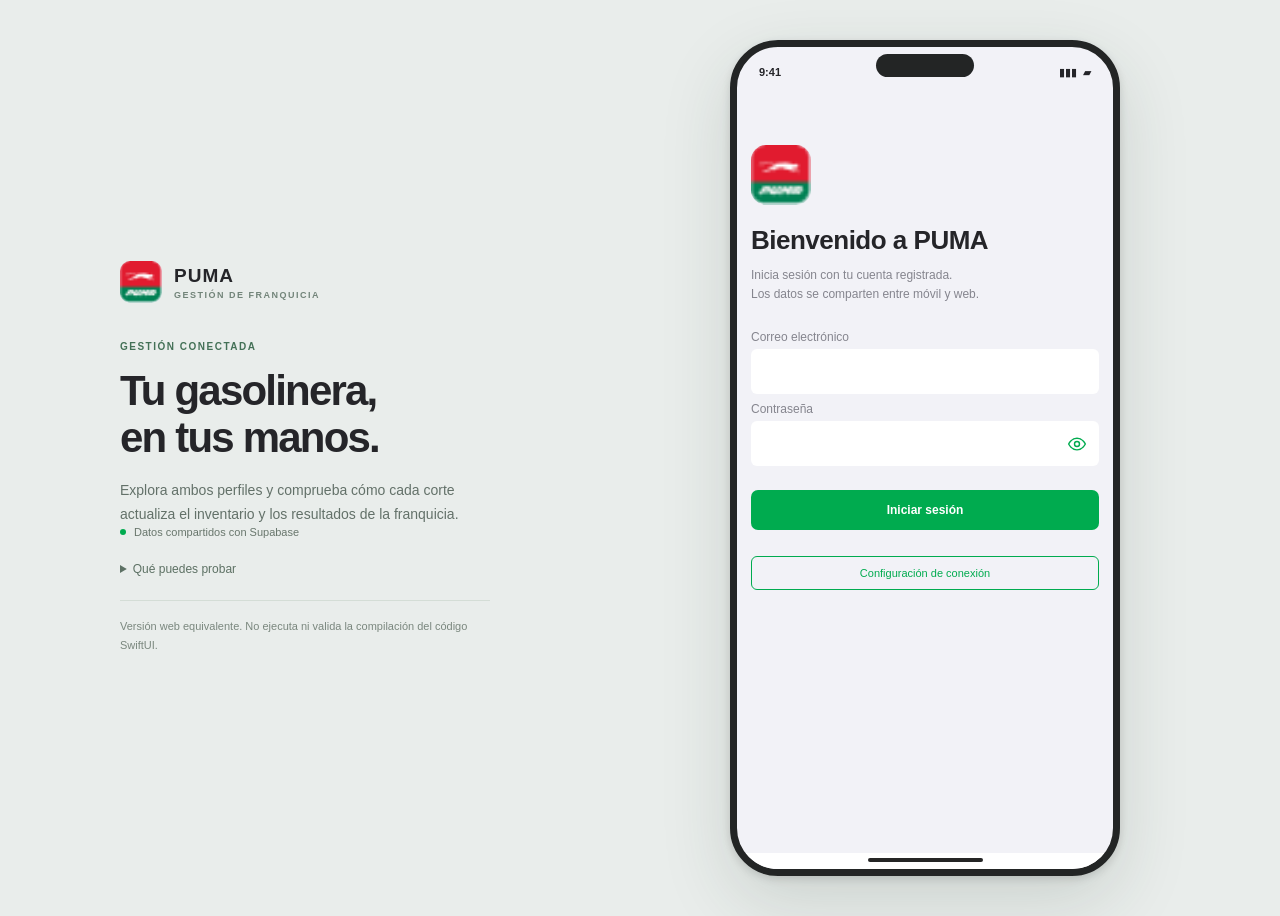
<file: web-preview/PUMA-Vista-Previa.html>
<!doctype html>
<html lang="es">
<head><meta charset="utf-8"><meta name="viewport" content="width=device-width,initial-scale=1"><meta name="theme-color" content="#00ab4f"><title>PUMA · Vista previa interactiva</title><link rel="icon" href="[data-uri]"><style>
:root{--green:#00ab4f;--bg:#f2f2f7;--ink:#252529;--muted:#85858e;--line:#ededf1;--critical:#ff3b30;--yellow:#ffcc00;font-family:-apple-system,BlinkMacSystemFont,"Segoe UI",sans-serif;color:var(--ink);background:#e9edeb;font-synthesis:none}
.worker-page{display:grid;gap:14px}.worker-page>.card{margin:0;padding:16px}.worker-page .card>h3{color:var(--green);margin-bottom:14px}.worker-page .page-head{margin:0}.worker-page .shift-subtitle{margin-top:6px;line-height:1.5}.worker-page .row{gap:10px}.worker-page form{display:grid;gap:14px}.worker-page form>.card{margin:0;padding:16px}.worker-page label{font-size:11px;margin:12px 0}.worker-page input,.worker-page select{font-size:13px;min-height:42px}.worker-metrics{display:grid;grid-template-columns:1fr 1fr;gap:10px;margin:14px 0}.worker-metrics>div{background:var(--bg);padding:12px;border-radius:9px;display:grid;gap:7px}.worker-metrics b{font-size:20px;color:var(--green);letter-spacing:-.4px}.worker-metrics small{font-size:11px}.worker-help,.worker-status{font-size:11px;color:var(--muted);line-height:1.65;margin:12px 0}.worker-schedule{display:grid;gap:10px}.worker-schedule-row{padding:12px;background:var(--bg);border-radius:8px}.worker-schedule-row b{font-size:13px}.worker-schedule-row p{font-size:12px;margin:10px 0 5px}.worker-empty{padding:20px 12px;text-align:center;background:var(--bg);border-radius:9px;font-size:12px;color:var(--muted);line-height:1.7}.worker-empty b{display:block;color:var(--ink);margin-bottom:5px}.worker-start{margin-top:12px}.worker-product{display:flex;align-items:center;gap:10px;padding:12px 0;border-bottom:1px solid var(--line)}.worker-product:last-child{border:0}.worker-product-icon{width:32px;height:32px;display:grid;place-items:center;border-radius:8px;background:#e4f7ec;color:var(--green);flex-shrink:0}.worker-product-icon svg{width:18px;height:18px}.worker-product-info{flex:1;min-width:0;display:grid;gap:5px;font-size:12px}.worker-product-info strong{color:var(--green)}.worker-product>label{width:65px;flex-shrink:0;margin:0;text-align:center}.worker-product input{text-align:center;padding:8px}.worker-prices{display:grid;grid-template-columns:repeat(3,1fr);gap:6px;margin:12px 0}.worker-prices>div{background:var(--bg);padding:10px 6px;border-radius:8px;display:grid;gap:6px;text-align:center}.worker-prices b{font-size:13px;color:var(--green)}.worker-checkout{padding:16px 12px;margin:14px 0;background:#e4f7ec;border-radius:9px;color:#138344;font-size:14px;font-weight:650}.worker-page .primary,.worker-page .outline{min-height:42px}.worker-page .card .card{box-shadow:none;border:1px solid var(--line);margin:12px 0 0}.worker-page .card .card p{font-size:11px;line-height:1.7;margin-top:6px}
[hidden]{display:none!important}
.password-control{position:relative;display:block;margin-top:5px}.password-control input{padding-right:48px;margin-top:0}.password-control button{position:absolute;right:0;top:0;bottom:0;width:44px;display:grid;place-items:center;color:var(--green);border-radius:6px}.password-control svg{pointer-events:none}
.person-initials{display:grid;place-items:center;width:40px;height:40px;border-radius:50%;background:#e4f7ec;color:var(--green);font-weight:700;flex-shrink:0}.shift-badge.pending{background:#fff8df;color:#bc7900}.product-edit{display:block;margin:8px 0 0 auto;font-size:10px;color:var(--green)}.service-heading{display:flex;align-items:center;gap:10px;font-size:12px;margin-bottom:10px}.service-icon,.add-product{display:grid;place-items:center;width:28px;height:28px;border-radius:6px;background:#e4f7ec;color:var(--green);font-size:19px}.service-notes{font-size:11px;line-height:1.6}.cart-line{padding:9px 0;border-bottom:1px solid var(--line);font-size:11px}.cart-line .row{margin-top:7px}.cart-line input{width:58px;padding:6px}.sale-success{text-align:center;padding:25px 0}.sale-success>span{display:grid;place-items:center;margin:0 auto 15px;width:48px;height:48px;border-radius:50%;background:#e4f7ec;color:var(--green);font-size:24px}#app:has([data-design-view]) .card>h3{color:var(--green)}#app:has([data-design-view]) .card .buttons{margin-top:12px}#modal:has(form[data-module]){background:var(--bg);border-radius:12px}#modal:has(form[data-module]) h2{font-size:19px}form[data-module] fieldset{border:0;border-radius:10px;background:white;padding:12px;margin:14px 0}form[data-module] legend{float:left;width:100%;font-size:12px;font-weight:650;color:var(--green);margin-bottom:8px}form[data-module] fieldset label{clear:both}form[data-module] .buttons{position:sticky;bottom:0;background:var(--bg);padding-top:12px}
*{box-sizing:border-box}body{margin:0}button,input,select,textarea{font:inherit}button{cursor:pointer}button:disabled{cursor:not-allowed;opacity:.45}button{border:0;background:transparent;color:inherit}button:focus-visible,input:focus-visible,select:focus-visible,summary:focus-visible{outline:3px solid #90dcb0;outline-offset:3px}input,select,textarea{min-width:0;border:1px solid transparent;background:var(--bg);border-radius:6px;padding:10px;width:100%;color:var(--ink)}input[type=checkbox]{width:18px;height:18px;accent-color:var(--green)}input[type=number]{appearance:textfield}input::-webkit-inner-spin-button{appearance:none}label{display:block;font-size:11px;color:var(--muted);margin:8px 0}label input,label select{display:block;margin-top:5px;font-size:13px;color:var(--ink)}label.checkbox{display:flex;align-items:center;gap:8px;color:var(--ink);font-size:12px}h1,h2,h3,p{margin:0}h2{font-size:21px;font-weight:700;letter-spacing:-.5px}h3{font-size:13px;font-weight:650}small{font-size:10px;color:var(--muted)}.workspace{max-width:1120px;min-height:100vh;margin:auto;display:grid;grid-template-columns:1fr 470px;align-items:center;gap:64px;padding:40px}.preview-panel{max-width:370px}.preview-brand{display:flex;align-items:center;gap:12px;font-size:19px;font-weight:750;letter-spacing:1px}.preview-brand img{width:42px;height:42px;border-radius:10px}.overline{display:block;font-size:9px;letter-spacing:1.5px;color:#728479;margin-top:3px}.preview-tag{display:inline-block;margin-top:38px;font-size:10px;letter-spacing:1.5px;font-weight:700;color:#447157}.preview-panel h1{font-size:42px;line-height:1.1;letter-spacing:-1.8px;margin:14px 0 18px;font-weight:750}.preview-panel>p{color:#637169;font-size:14px;line-height:1.7}.role-controls{display:grid;gap:9px;margin:25px 0}.role-button{text-align:left;display:grid;gap:5px;padding:15px 18px;background:#f7faf8;border:1px solid #d6e1da;border-radius:12px}.role-button span{font-size:14px;font-weight:650}.role-button small{color:#6a7b70;font-size:11px}.role-button.active{border-color:var(--green);box-shadow:inset 3px 0 var(--green)}.preview-note{font-size:11px;color:#68766c;display:flex;align-items:center;gap:8px}.status-dot{width:6px;height:6px;display:inline-block;border-radius:50%;background:var(--green)}details{margin:24px 0;font-size:12px;color:#5d7164}summary{cursor:pointer}ol{padding-left:20px;line-height:1.9}.preview-panel>.technical-note{font-size:11px;color:#7a877e;border-top:1px solid #d4ddd6;padding-top:16px}.text-button{font-size:11px;color:#78867d;text-decoration:underline;margin-top:12px;padding:0}.phone-wrap{display:flex;justify-content:center}.phone{width:390px;height:min(840px,calc(100vh - 64px));min-height:640px;border:7px solid #232525;border-radius:48px;background:var(--bg);box-shadow:0 25px 70px #24362b25,0 3px 8px #0002;overflow:hidden;display:flex;flex-direction:column;position:relative}.statusbar{flex:0 0 44px;position:relative;display:flex;justify-content:space-between;align-items:center;padding:6px 22px 0;font-size:11px;font-weight:700}.island{position:absolute;width:98px;height:23px;left:50%;top:7px;transform:translateX(-50%);border-radius:18px;background:#232525}#app{overflow-y:auto;flex:1;scrollbar-width:thin;padding:10px 14px 18px;scrollbar-color:#d9d9e0 transparent}.brand{display:flex;align-items:center;gap:7px;margin-bottom:14px}.brand img{width:32px;height:32px;border-radius:7px}.brand-name{color:var(--green);font-size:10px;font-weight:750}.brand small{font-size:9px;display:block}.brand .avatar{margin-left:auto}.avatar{width:30px;height:30px;border-radius:50%;background:#ffbd66;display:grid;place-items:center;font-size:22px}.welcome{font-size:19px;margin-bottom:12px}.page-head{display:flex;justify-content:space-between;align-items:center;margin:4px 0 15px;gap:8px}.page-head .primary{font-size:11px;padding:7px 12px;min-height:31px}.card{background:#fff;border-radius:12px;padding:12px;margin-bottom:12px}.card h3{margin-bottom:12px}.metrics{display:grid;grid-template-columns:1fr 1fr;gap:9px;margin-bottom:14px}.metric{background:white;border:1px solid #62bde3;border-radius:10px;padding:11px;min-height:88px;position:relative}.metric-title{font-size:11px;display:block;margin-bottom:12px;max-width:85%}.metric strong{font-size:20px;letter-spacing:-.6px;display:block}.metric small{font-size:9px}.metric .bubble{position:absolute;right:9px;top:9px;background:var(--bg);width:23px;height:23px;border-radius:50%;display:grid;place-items:center;color:#8e9ba5}.metric.cyan{background:#aed9e8;border:0;min-height:62px}.metric.cyan .metric-title{font-size:10px;margin-bottom:4px}.metric.cyan strong{font-size:17px}.pills{display:flex;gap:6px;overflow:auto;scrollbar-width:none;margin:10px 0 15px;white-space:nowrap}.pill{background:white;border-radius:20px;border:1px solid var(--line);padding:7px 11px;font-size:10px}.pill.active{background:var(--green);color:white;border-color:var(--green)}.row{display:flex;align-items:center;justify-content:space-between;gap:10px}.row+ .row{margin-top:10px}.muted{color:var(--muted)}.green{color:var(--green)}.critical{color:var(--critical)}.medium{color:#a87500}.optimal{color:var(--green)}.primary{background:var(--green);color:white;border-radius:7px;padding:11px;font-size:12px;font-weight:650;min-height:40px}.outline{border:1px solid var(--green);color:var(--green);border-radius:6px;padding:9px;font-size:11px;min-height:34px}.wide{width:100%}.section-title{font-size:13px;font-weight:700;margin:18px 0 10px}.station-button{text-align:left;display:block;width:100%}.station-button b{font-size:14px}.station-button p{font-size:11px;margin:5px 0}.station-button small{display:block;line-height:1.5}.divider{height:1px;background:var(--line);margin:11px 0}.badge{padding:4px 6px;border-radius:5px;background:#e3f6eb;color:var(--green);font-size:9px;font-weight:650;white-space:nowrap}.badge.critical{background:#fff0ef;color:var(--critical)}.badge.medium{background:#fff7dd;color:#ba8200}.gauge-grid{display:grid;grid-template-columns:repeat(3,1fr);gap:7px}.gauge{display:flex;align-items:center;flex-direction:column;gap:5px;background:var(--bg);border-radius:8px;padding:10px 4px}.gauge-name{font-size:10px;font-weight:650}.tank{position:relative;height:64px;width:32px;border-radius:5px;background:#e5e5ed;overflow:hidden;margin:4px 0}.tank-fill{position:absolute;bottom:0;width:100%;background:var(--green)}.tank-fill.medium{background:var(--yellow)}.tank-fill.critical{background:var(--critical)}.gauge strong{font-size:11px}.gauge small{font-size:9px}.alert{font-size:11px;padding:12px;border-radius:7px;display:flex;gap:9px;margin-bottom:8px;background:#ffecec;color:var(--critical)}.alert p{font-size:9px;color:#777;margin-top:4px}.alert.medium{background:#fff8df;color:#ae8000}.status-strip{background:var(--green);color:white;font-size:10px;font-weight:600;padding:10px;margin:0 -14px 12px}.actions{display:grid;grid-template-columns:repeat(3,1fr);gap:7px}.actions button{font-size:10px;background:#fff;border:1px solid #e7e7ef;border-radius:7px;padding:10px 5px;display:grid;justify-items:center;gap:6px}.actions svg{color:var(--green)}.pump-grid{display:grid;grid-template-columns:repeat(3,1fr);gap:7px}.pump-tile{background:#fff;border-radius:9px;padding:11px 8px;text-align:left;border:1px solid var(--line)}.pump-tile b{display:block;font-size:11px;margin:7px 0 5px}.pump-tile small{display:block;line-height:1.6;font-size:9px}.progress-track{height:6px;background:var(--bg);border-radius:5px;margin-top:6px;overflow:hidden}.progress-fill{height:100%;background:var(--green)}.performance-row{font-size:10px;margin-bottom:13px}.performance-row .row{margin:0}.tabbar{height:57px;display:flex;justify-content:space-around;align-items:center;border-top:1px solid #e6e6ed;background:white;flex:0 0 auto}.tabbar button{width:20%;display:grid;justify-items:center;gap:5px;font-size:8px;color:#96969f;padding:8px 2px}.tabbar button.active{color:var(--green);font-weight:700}.icon{width:17px;height:17px;display:inline-block;vertical-align:middle;stroke:currentColor;stroke-width:1.7;fill:none;stroke-linecap:round;stroke-linejoin:round}.home-indicator{background:#fff;height:16px;flex:0 0 auto}.home-indicator:after{content:"";display:block;width:115px;height:4px;background:#252525;border-radius:4px;margin:5px auto}.segmented{display:flex;gap:3px;padding:3px;background:#fff;border-radius:8px;margin-bottom:13px}.segmented button{font-size:10px;padding:8px 6px;flex:1;border-radius:5px}.segmented button.active{background:var(--green);color:white;font-weight:650}.cut-footer{display:flex;gap:8px;position:sticky;bottom:-18px;background:var(--bg);padding:12px 0 0}.cut-footer .primary{flex:1}.pump-form .row{margin:0}.pump-form h3{margin:0}.pump-fields{display:grid;grid-template-columns:1fr 1fr;gap:10px}.purchase-line{font-size:11px;padding:8px 0;border-bottom:1px solid var(--line)}.purchase-line .remove{color:var(--critical);font-size:11px}.inline-total{background:var(--bg);padding:10px;border-radius:6px;font-size:16px;font-weight:700;margin-top:7px}.login{padding-top:44px}.login .login-logo{width:60px;height:60px;border-radius:15px;margin-bottom:16px}.login h2{font-size:26px;margin-bottom:10px}.login p{font-size:12px;line-height:1.6;margin-bottom:20px}.login form{margin:26px 0}.login label{font-size:12px}.login input{background:white;padding:14px}.login .primary{margin-top:14px}.empty{font-size:12px;color:var(--muted);padding:18px 8px;line-height:1.8}.search{position:relative;margin-bottom:12px}.search input{background:white;padding:11px 12px}.search .icon{position:absolute;right:10px;top:11px;color:var(--green)}.back{font-size:12px;color:var(--green);padding:5px 0;margin-bottom:9px}.chart{width:100%;height:145px}.chart text{font-size:10px;fill:var(--muted)}.chart .line{fill:none;stroke:var(--green);stroke-width:2}.profile-label{font-size:11px;color:var(--muted);margin-bottom:3px}.profile-value{font-size:14px;margin-bottom:15px}dialog{border:0;border-radius:16px;padding:20px;width:min(360px,calc(100vw - 30px));color:var(--ink);box-shadow:0 20px 80px #0003}dialog::backdrop{background:#17211c66}dialog h2{font-size:19px;margin-bottom:10px}dialog p{font-size:12px;line-height:1.7;margin:10px 0}dialog .buttons{display:flex;justify-content:flex-end;gap:10px;margin-top:18px}.dialog-error{color:var(--critical);font-size:11px;line-height:1.5;margin-top:10px}#toast{position:fixed;bottom:24px;left:50%;transform:translateX(-50%);background:#26372c;color:white;padding:12px 18px;border-radius:10px;font-size:12px;z-index:10;max-width:90vw;box-shadow:0 8px 30px #0002}.cut-counter{font-size:11px;padding:10px 0;color:var(--muted)}.fuel-sales .row{font-size:11px;margin:10px 0}.reception .row{font-size:10px}.report-stats{display:grid;grid-template-columns:1fr 1fr;gap:10px}.report-stats .card strong{font-size:19px}.report-stats small{display:block;margin-bottom:8px}.error-panel{color:var(--critical);font-size:12px;line-height:1.6;background:#fff0ee;padding:12px;border-radius:8px}
@media(max-width:760px){.workspace{display:flex;flex-direction:column;padding:16px;gap:18px;align-items:center}.preview-panel{width:100%;max-width:450px}.preview-panel h1,.preview-panel>p:not(.technical-note),.preview-note,details,.preview-tag,.text-button{display:none}.preview-brand{font-size:15px}.preview-brand img{width:32px;height:32px}.role-controls{grid-template-columns:1fr 1fr;margin:14px 0 10px}.role-button{padding:10px}.role-button span{font-size:12px}.role-button small{font-size:9px}.preview-panel>.technical-note{font-size:10px;padding-top:8px}.phone{height:790px;min-height:0;width:min(390px,calc(100vw - 20px));border-width:5px}.phone-wrap{width:100%}.preview-panel h1{font-size:30px}}
@media(prefers-reduced-motion:no-preference){button{transition:background .15s,border-color .15s}.tank-fill,.progress-fill{transition:height .25s,width .25s}}
.shift-subtitle{font-size:10px;color:var(--green);margin:5px 0 14px}.shift-filters{display:grid;grid-template-columns:1fr 1fr;gap:8px}.shift-filters label{font-size:9px}.shift-filters input,.shift-filters select{padding:8px;font-size:10px}.shift-summary{display:grid;grid-template-columns:repeat(4,1fr);background:white;border-radius:9px;padding:12px 6px;margin:10px 0}.shift-summary div{text-align:center}.shift-summary strong{display:block;font-size:15px}.shift-summary small{font-size:8px}.programado{color:var(--green)}.en-curso{color:#1682ff}.completado{color:#9898a3}.cancelado{color:var(--critical)}.shift-meta{font-size:9px;color:var(--muted);margin:7px 0}.shift-group-title{font-size:11px;margin:15px 0 8px;text-transform:capitalize}.shift-row{width:100%;text-align:left;position:relative;padding-right:22px}.shift-row b{font-size:12px}.shift-row p{font-size:10px;margin-top:5px}.shift-row small{font-size:9px}.shift-chevron{position:absolute;right:10px;bottom:18px;color:var(--muted)}.shift-badge{font-size:8px;font-weight:650;padding:4px 6px;border-radius:5px;background:#e4f7ec;white-space:nowrap}.shift-badge.en-curso{background:#edf4ff}.shift-badge.completado{background:#f0f0f5}.shift-badge.cancelado{background:#fff0ef}.shift-sticky{position:sticky;bottom:-18px;background:var(--bg);padding:12px 0 0;margin-top:18px}.shift-sticky.buttons{display:flex;gap:10px}.shift-sticky.buttons>*{flex:1}.shift-presets{display:grid;grid-template-columns:1fr 1fr;gap:7px;margin:7px 0 12px}.shift-presets button{background:var(--bg);border-radius:6px;padding:9px 6px;font-size:10px}.shift-presets small{display:block;font-size:8px;margin-top:3px}.shift-presets .active{background:var(--green);color:white}.shift-presets .active small{color:white}.shift-identity{border:1px solid var(--green);margin-top:14px}.shift-identity h3{margin:8px 0 5px}.shift-info-row{display:flex;justify-content:space-between;gap:12px;font-size:10px;padding:8px 0;border-bottom:1px solid var(--line)}.shift-info-row span{color:var(--muted)}.shift-info-row b{text-align:right;font-weight:550}.shift-warning,.shift-error,.shift-success{font-size:10px;padding:12px;border-radius:8px;margin:12px 0;line-height:1.6}.shift-warning{background:#fff8df;color:#756029}.shift-warning p,.shift-error p,.shift-success p{margin-top:5px}.shift-error{background:#fff0ef;color:var(--critical)}.shift-success{background:#e4f7ec;color:#138344}.shift-valid{font-size:9px;color:var(--green);margin:8px 0}.danger{border-color:var(--critical);color:var(--critical)}.connection-state{font-size:10px;color:var(--green);padding:6px 14px;background:#e4f7ec}.connection-state.failed{background:#fff0ef;color:var(--critical)}
.worker-tank{padding:12px 0;border-bottom:1px solid var(--line);font-size:12px}.worker-tank:last-child{border:0}.worker-tank progress{display:block;width:100%;height:8px;margin:10px 0;accent-color:var(--green)}

</style></head>
<body>
<div class="workspace">
 <aside class="preview-panel">
  <div class="preview-brand"><img src="[data-uri]" alt="PUMA"><span>PUMA<span class="overline">GESTIÓN DE FRANQUICIA</span></span></div>
  <span class="preview-tag">GESTIÓN CONECTADA</span>
  <h1>Tu gasolinera,<br>en tus manos.</h1>
  <p>Explora ambos perfiles y comprueba cómo cada corte actualiza el inventario y los resultados de la franquicia.</p>
  <div class="role-controls" hidden><button data-action="demo-general" class="role-button"><span>Gerente General</span><small>Consolidación y administración</small></button><button data-action="demo-branch" class="role-button"><span>Gerente de Sucursal</span><small>Santa Ana · Abigail Rivera</small></button></div>
  <div class="preview-note"><span class="status-dot"></span>Datos compartidos con Supabase</div>
  <details><summary>Qué puedes probar</summary><ol><li>Abre el perfil de Sucursal.</li><li>Captura el corte vespertino y registra las seis bombas.</li><li>Añade compras o pérdidas y cierra el corte.</li><li>Abre el perfil General y revisa la consolidación.</li></ol></details>
  <p class="technical-note">Versión web equivalente. No ejecuta ni valida la compilación del código SwiftUI.</p>
  <button hidden data-action="reset-request" class="text-button">Reiniciar datos de demostración</button>
 </aside>
 <section class="phone-wrap" aria-label="Vista de la aplicación móvil">
  <div class="phone"><div class="statusbar"><span>9:41</span><span class="island"></span><span>▮▮▮ &nbsp;▰</span></div><main id="app"></main><nav id="navigation" aria-label="Navegación principal"></nav><div class="home-indicator"></div></div>
 </section>
</div>
<div id="toast" role="status" hidden></div>
<dialog id="modal"><div id="modal-content"></div></dialog>
<script>
(function(root,factory){if(typeof module==='object'&&module.exports)module.exports=factory();else root.Puma=factory();})(typeof window!=='undefined'?window:this,function(){
'use strict';
const fuels=['Súper','Regular','Diésel'];
const shifts=['matutino','vespertino'];
const prices={'Súper':4.10,'Regular':3.95,'Diésel':3.75};
const clone=o=>JSON.parse(JSON.stringify(o));
const id=()=>typeof crypto!=='undefined'&&crypto.randomUUID?crypto.randomUUID():`id-${Date.now()}-${Math.random().toString(36).slice(2)}`;
const day=(date=new Date())=>new Intl.DateTimeFormat('en-CA',{timeZone:'America/El_Salvador',year:'numeric',month:'2-digit',day:'2-digit'}).format(date);
const fuelFor=n=>n<=2?fuels[0]:n<=4?fuels[1]:fuels[2];
const blankCut=(shift,date=day())=>({id:id(),date,shift,pumps:Array.from({length:6},(_,i)=>({number:i+1,fuel:fuelFor(i+1),volume:0,amount:0,complete:false})),purchases:[],losses:[],closed:false});
const sum=(items,key)=>items.reduce((total,item)=>total+item[key],0);
const totals=cut=>({sales:sum(cut.pumps,'amount'),volume:sum(cut.pumps,'volume'),purchases:sum(cut.purchases,'cost'),losses:sum(cut.losses,'volume')});
const level=tank=>tank.capacity>0?Math.max(0,Math.min(1,tank.current/tank.capacity)):0;
const status=tank=>level(tank)<.25?'Crítico':level(tank)<.6?'Medio':'Óptimo';
const statusClass=tank=>level(tank)<.25?'critical':level(tank)<.6?'medium':'optimal';
function seed(){
 const morning=()=>{const cut=blankCut('matutino');cut.pumps.forEach(p=>{p.volume=80+p.number*17;p.amount=p.volume*prices[p.fuel];p.complete=true;});cut.closed=true;return cut;};
 const santa=morning();santa.purchases=[{id:id(),fuel:'Diésel',volume:1000,cost:3950,supplier:'RECOPE'}];santa.losses=[{id:id(),fuel:'Regular',volume:5,reason:'Derrame menor en manguera'}];
 return {version:1,stations:[
 {id:'santa',name:'PUMA Santa Ana Centro',city:'Santa Ana',address:'Av. Independencia Sur',manager:'Abigail Rivera',tanks:fuels.map((fuel,i)=>({fuel,capacity:10000,current:[7200,4500,1800][i]})),cuts:[santa,blankCut('vespertino')]},
 {id:'salvador',name:'PUMA San Salvador Norte',city:'San Salvador',address:'Bulevar Constitución',manager:'Ana Rivas',tanks:fuels.map((fuel,i)=>({fuel,capacity:10000,current:[9000,7800,6600][i]})),cuts:[morning()]},
 {id:'sonsonate',name:'PUMA Sonsonate Km 65',city:'Sonsonate',address:'Carretera CA-8',manager:'José Portillo',tanks:fuels.map((fuel,i)=>({fuel,capacity:10000,current:[2000,4700,4500][i]})),cuts:[blankCut('matutino')]}
 ],users:[
 {id:'general',name:'Gabriela Díaz',username:'gerente.general',password:'1234',role:'general',stationId:null},
 {id:'abigail',name:'Abigail Rivera',username:'santa.ana',password:'1234',role:'branch',stationId:'santa'},
 {id:'ana',name:'Ana Rivas',username:'san.salvador',password:'1234',role:'branch',stationId:'salvador'},
 {id:'jose',name:'José Portillo',username:'sonsonate',password:'1234',role:'branch',stationId:'sonsonate'}]};
}
function assert(condition,message){if(!condition)throw new Error(message);}
function validNumber(value,positive=false){return typeof value==='number'&&Number.isFinite(value)&&(positive?value>0:value>=0);}
function validateCut(cut){
 assert(shifts.includes(cut.shift),'Turno inválido.');
 assert(/^\d{4}-\d{2}-\d{2}$/.test(cut.date),'Fecha inválida.');
 assert([3,6].includes(cut.pumps.length)&&new Set(cut.pumps.map(p=>p.number)).size===cut.pumps.length&&cut.pumps.every(p=>Number.isInteger(p.number)&&p.number>=1&&p.number<=cut.pumps.length),'El corte requiere tres controles o seis registros históricos, sin duplicados.');
 assert(cut.pumps.every(p=>p.fuel===(cut.pumps.length===3?fuels[p.number-1]:fuelFor(p.number))&&validNumber(p.volume)&&validNumber(p.amount)),'Verifica los valores y el combustible de los registros.');
 assert(cut.purchases.every(p=>fuels.includes(p.fuel)&&validNumber(p.volume,true)&&validNumber(p.cost)&&p.supplier.trim()),'Las compras requieren cantidad positiva, costo válido y proveedor.');
 assert(cut.losses.every(p=>fuels.includes(p.fuel)&&validNumber(p.volume,true)&&p.reason.trim()),'Las pérdidas requieren cantidad positiva y motivo.');
 if(cut.closed)assert(cut.pumps.every(p=>p.complete),'Debes registrar las seis bombas antes de cerrar el corte.');
}
function saveCut(data,stationId,draft,close=false){
 const next=clone(data);const station=next.stations.find(s=>s.id===stationId);assert(station,'Sucursal inexistente.');
 const cut=clone(draft);cut.closed=close;
 const existing=station.cuts.find(c=>c.id===cut.id);assert(!existing||!existing.closed,'Este corte ya está cerrado y no puede modificarse.');
 assert(!station.cuts.some(c=>c.id!==cut.id&&c.date===cut.date&&c.shift===cut.shift),'Ya existe este turno para la fecha seleccionada.');
 validateCut(cut);
 if(close)for(const fuel of fuels){
  const tank=station.tanks.find(t=>t.fuel===fuel);assert(tank,'Falta un tanque de combustible.');
  const remaining=tank.current+sum(cut.purchases.filter(p=>p.fuel===fuel),'volume')-sum(cut.pumps.filter(p=>p.fuel===fuel),'volume')-sum(cut.losses.filter(p=>p.fuel===fuel),'volume');
  assert(validNumber(remaining)&&remaining<=tank.capacity,`El movimiento de ${fuel} excede el inventario o la capacidad del tanque.`);tank.current=remaining;
 }
 const index=station.cuts.findIndex(c=>c.id===cut.id);if(index<0)station.cuts.push(cut);else station.cuts[index]=cut;
 return next;
}
function aggregate(stations,date=day()){
 const cuts=stations.flatMap(s=>s.cuts).filter(c=>c.closed&&(!date||c.date===date));
 const values=cuts.map(totals),receipts=stations.flatMap(s=>s.receipts||[]).filter(r=>!date||day(new Date(r.date))===date);return {sales:sum(values,'sales'),volume:sum(values,'volume'),purchases:sum(values,'purchases')+sum(receipts,'cost'),losses:sum(values,'losses')};
}
function globalTanks(stations){return fuels.map(fuel=>({fuel,current:sum(stations.flatMap(s=>s.tanks).filter(t=>t.fuel===fuel),'current'),capacity:sum(stations.flatMap(s=>s.tanks).filter(t=>t.fuel===fuel),'capacity')}));}
function assign(data,userId,stationId){
 const next=clone(data),user=next.users.find(u=>u.id===userId&&u.role==='branch');assert(user,'Gerente inexistente.');
 assert(!stationId||next.stations.some(s=>s.id===stationId),'Sucursal inexistente.');
 const previous=next.stations.find(s=>s.id===user.stationId);if(previous)previous.manager='Sin asignar';
 if(stationId){next.users.forEach(u=>{if(u.id!==userId&&u.stationId===stationId)u.stationId=null;});next.stations.find(s=>s.id===stationId).manager=user.name;}
 user.stationId=stationId||null;return next;
}
function addStation(data,fields){
 assert(fields.name.trim()&&fields.city.trim()&&fields.address.trim(),'Completa nombre, dirección y ciudad.');
 const next=clone(data);next.stations.push({id:id(),name:fields.name.trim(),city:fields.city.trim(),address:fields.address.trim(),manager:'Sin asignar',tanks:fuels.map(fuel=>({fuel,capacity:10000,current:0})),cuts:[]});return next;
}
function addManager(data,fields){
 assert(fields.name.trim()&&fields.username.trim()&&fields.password.length>=4,'Completa los datos y una contraseña de al menos 4 caracteres.');
 assert(!data.users.some(u=>u.username.toLowerCase()===fields.username.trim().toLowerCase()),'Este usuario ya existe.');
 const next=clone(data),user={id:id(),name:fields.name.trim(),username:fields.username.trim(),password:fields.password,role:'branch',stationId:null};next.users.push(user);
 return assign(next,user.id,fields.stationId);
}
function report(stations,days){
 const today=day();const end=new Date(today+'T12:00:00Z');const points=[];
 for(let i=days-1;i>=0;i--){const date=new Date(end);date.setUTCDate(date.getUTCDate()-i);const stamp=date.toISOString().slice(0,10);points.push({date:stamp,...aggregate(stations,stamp)});}
 return points;
}
return {fuels,shifts,prices,clone,id,day,fuelFor,blankCut,totals,level,status,statusClass,seed,validateCut,saveCut,aggregate,globalTanks,assign,addStation,addManager,report};
});

</script><script>
(function(root, factory) { if (typeof module === 'object' && module.exports) module.exports = factory(require('./domain.js')); else root.Operations = factory(root.Puma); })(typeof window !== 'undefined' ? window : this, function(P) {
'use strict';
const empty = () => ({employees:[],shifts:[],products:[],sales:[],services:[],records:[],receipts:[]});
const assert = (ok, message) => { if (!ok) throw Error(message); };
const stamp = () => new Date().toISOString().replace(/\.\d{3}Z$/, 'Z');
const uuid = value => String(value).toLowerCase();
const total = sale => Math.round(sale.lines.reduce((n,l) => n+l.price*l.quantity,0)*100)/100;
function normalize(data) {
 const next=P.clone(data); next.operations={...empty(),...next.operations};
 // Upgrade known legacy capacities once; never clamp inventory silently.
 if(!next.tankCapacityMigrated){for(const s of next.stations)for(const t of s.tanks){assert(t.current<=10000,'Una existencia supera 10,000. Revisa la migración antes de cambiar capacidad.');t.capacity=10000;}next.tankCapacityMigrated=true;}
 return next;
}
function save(data,kind,item){
 const next=normalize(data), list=next.operations[kind];assert(list,'Módulo inexistente.');assert(next.stations.some(s=>uuid(s.id)===uuid(item.stationID)),'Sucursal inexistente.');
 item=P.clone(item);item.id=item.id||P.id();
 if(kind==='employees'){
  assert(item.name.trim()&&item.document.trim()&&item.phone.trim()&&item.position.trim(),'Completa nombre, documento, teléfono y cargo.');
  assert(!list.some(e=>e.id!==item.id&&e.document===item.document),'El documento ya existe.');
 }
 if(kind==='products'){
  assert(item.name.trim()&&item.sku.trim()&&Number.isFinite(item.price)&&item.price>=0&&Number.isFinite(item.cost)&&item.cost>=0&&Number.isInteger(item.stock)&&item.stock>=0&&Number.isInteger(item.minimum)&&item.minimum>=0,'Verifica identificación, precios y stock.');
  assert(!list.some(p=>p.id!==item.id&&p.stationID===item.stationID&&p.sku.toLowerCase()===item.sku.toLowerCase()),'SKU duplicado.');
 }
 if(kind==='services')assert(item.name.trim()&&Number.isFinite(item.price)&&item.price>=0,'Verifica nombre y precio.');
 if(kind==='shifts'){
  const previous=list.find(s=>s.id===item.id),changed=!previous||['employeeID','stationID','start','end'].some(k=>previous[k]!==item[k]);
  if(changed&&Number.isFinite(Date.parse(item.start)))assert(P.day(new Date(item.start))>=P.day(),'No puedes asignar turnos en una fecha pasada.');
  const existing=list.find(s=>s.id===item.id);assert(!existing||shiftStatus(existing)==='Programado','Solo puedes editar un turno Programado.');
  assert(next.operations.employees.some(e=>e.id===item.employeeID&&e.stationID===item.stationID&&e.active),'Selecciona un empleado activo de esta sucursal.');
  assert(Number.isFinite(Date.parse(item.start))&&Date.parse(item.end)>Date.parse(item.start),'El fin debe ser posterior al inicio.');
  const conflict=list.find(s=>s.id!==item.id&&!s.cancelled&&s.employeeID===item.employeeID&&Date.parse(s.start)<Date.parse(item.end)&&Date.parse(s.end)>Date.parse(item.start));
  assert(!conflict,'Conflicto de horarios'+(conflict?`: TUR-${conflict.id.slice(0,8)} · ${conflict.start} → ${conflict.end}. Cambia el horario o el empleado.`:'.'));
  if(changed)assert(!list.some(s=>s.id!==item.id&&s.employeeID===item.employeeID&&!s.cancelled&&P.day(new Date(s.start))===P.day(new Date(item.start))),'El empleado solo puede tener un turno por día.');
 }
 const index=list.findIndex(e=>e.id===item.id);if(index<0)list.push(item);else list[index]=item;return next;
}
function shiftStatus(shift){return shift.cancelled?'Cancelado':shift.clockOut?'Completado':shift.clockIn?'En curso':'Programado';}
function cancelShift(data,id){const next=normalize(data),s=next.operations.shifts.find(s=>s.id===id);assert(s&&shiftStatus(s)==='Programado','Solo puedes cancelar un turno Programado.');s.cancelled=true;return next;}
function clock(data,id){const next=normalize(data),s=next.operations.shifts.find(s=>s.id===id);assert(s&&!s.clockOut&&!s.cancelled,'Turno cerrado.');assert(next.operations.employees.some(e=>e.id===s.employeeID&&e.active),'Empleado inactivo.');if(!s.clockIn)s.clockIn=stamp();else s.clockOut=stamp();return next;}
function sell(data,stationID,cart,cashier,payment,received){
 const next=normalize(data);assert(Object.keys(cart).length,'Agrega productos.');const lines=[];
 for(const [id,quantity] of Object.entries(cart)){const p=next.operations.products.find(p=>p.id===id&&p.stationID===stationID&&p.active);assert(p&&Number.isInteger(quantity)&&quantity>0&&p.stock>=quantity,'Existencias insuficientes.');lines.push({productID:id,name:p.name,sku:p.sku,price:p.price,quantity});p.stock-=quantity;}
 const sale={id:P.id(),stationID,date:stamp(),cashier,lines,payment,received};assert(Number.isFinite(received)&&received>=total(sale),'Pago insuficiente.');next.operations.sales.push(sale);return next;
}
function record(data,fields){const next=normalize(data),s=next.operations.services.find(s=>s.id===fields.serviceID&&s.stationID===fields.stationID&&s.available);assert(s,'Servicio no disponible.');assert(next.operations.employees.some(e=>e.id===fields.employeeID&&e.stationID===fields.stationID&&e.active),'Empleado inactivo.');next.operations.records.push({...fields,id:P.id(),name:s.name,price:s.price,date:stamp(),status:'Pendiente'});return next;}
function transition(data,id,status){const next=normalize(data),r=next.operations.records.find(r=>r.id===id);assert(r&&['Pendiente','En proceso'].includes(r.status)&&['En proceso','Completado','Cancelado'].includes(status),'El servicio ya terminó.');r.status=status;return next;}
function fill(data,stationID,fuel,volume,cost,supplier){const next=normalize(data),s=next.stations.find(s=>s.id===stationID),t=s?.tanks.find(t=>t.fuel===fuel);assert(t&&Number.isFinite(volume)&&volume>0&&Number.isFinite(cost)&&cost>=0&&supplier.trim()&&t.current+volume<=t.capacity,'Verifica cantidad, proveedor y capacidad.');t.current+=volume;s.receipts=s.receipts||[];s.receipts.push({id:P.id(),stationID,date:stamp(),fuel,volume,cost,supplier});return next;}
function manager(data,id,active){let next=P.assign(data,id,null);const u=next.users.find(u=>u.id===id&&u.role==='branch');assert(u,'Gerente inexistente.');u.active=active;return next;}
function deleteManager(data,id){assert(data.users.some(u=>u.id===id&&u.role==='branch'),'Solo puedes eliminar gerentes de sucursal.');const next=P.assign(data,id,null);next.users=next.users.filter(u=>u.id!==id);return next;}
function performance(data,stations,days,category='all',endDay=P.day()){
 assert(Number.isInteger(days)&&days>0&&days<=365,'Período inválido.');
 assert(['all','fuel','products','services'].includes(category),'Actividad inválida.');
 const ids=new Set(stations.map(s=>uuid(s.id))),ops={...empty(),...data.operations};
 const end=new Date(endDay+'T12:00:00Z'),points=[];
 for(let offset=days-1;offset>=0;offset--){const date=new Date(end);date.setUTCDate(date.getUTCDate()-offset);points.push({date:date.toISOString().slice(0,10),fuel:0,products:0,services:0,volume:0,losses:0,units:0,completed:0,pending:0,cancelled:0});}
 const byDay=new Map(points.map(p=>[p.date,p])),fuelSales=Object.fromEntries(P.fuels.map(f=>[f,0])),productSales=new Map(),serviceSales=new Map();
 const pointFor=iso=>{const date=new Date(iso);return Number.isFinite(date.getTime())?byDay.get(P.day(date)):undefined;};
 for(const s of stations)for(const c of s.cuts||[]){const p=byDay.get(c.date);if(!p||!c.closed||c.registerSource)continue;const t=P.totals(c);p.fuel+=t.sales;p.volume+=t.volume;p.losses+=t.losses;for(const pump of c.pumps)fuelSales[pump.fuel]=(fuelSales[pump.fuel]||0)+pump.amount;}
 for(const sale of data.registerSales||[]){if(!ids.has(uuid(sale.station_id)))continue;const p=byDay.get(sale.work_day);if(!p)continue;p.fuel+=Number(sale.fuel_total);p.volume+=Number(sale.gallons);if(sale.fuel)fuelSales[sale.fuel]=(fuelSales[sale.fuel]||0)+Number(sale.fuel_total);}
 for(const sale of ops.sales){if(!ids.has(uuid(sale.stationID)))continue;const p=sale.workDay?byDay.get(sale.workDay):pointFor(sale.date);if(!p)continue;p.products+=total(sale);for(const l of sale.lines){p.units+=l.quantity;const key=uuid(l.productID),row=productSales.get(key)||{id:key,name:l.name,units:0,revenue:0};row.units+=l.quantity;row.revenue+=l.price*l.quantity;productSales.set(key,row);}}
 for(const r of ops.records){if(!ids.has(uuid(r.stationID)))continue;const p=r.workDay?byDay.get(r.workDay):pointFor(r.date);if(!p)continue;if(r.status==='Completado'){p.services+=r.price;p.completed++;const key=uuid(r.serviceID),row=serviceSales.get(key)||{id:key,name:r.name,count:0,revenue:0};row.count++;row.revenue+=r.price;serviceSales.set(key,row);}else if(r.status==='Pendiente'||r.status==='En proceso')p.pending++;else if(r.status==='Cancelado')p.cancelled++;}
 const round=n=>Math.round((n+Number.EPSILON)*100)/100;
 for(const p of points){for(const key of ['fuel','products','services'])p[key]=round(p[key]);p.total=round(p.fuel+p.products+p.services);p.sales=category==='all'?p.total:p[category];}
 const summary=Object.fromEntries(['fuel','products','services','total','sales','volume','losses','units','completed','pending','cancelled'].map(k=>[k,round(points.reduce((n,p)=>n+p[k],0))]));
 return {points,summary,fuelSales,products:[...productSales.values()].sort((a,b)=>b.revenue-a.revenue),services:[...serviceSales.values()].sort((a,b)=>b.revenue-a.revenue)};
}
function performanceCSV(report){return 'Fecha,Combustible USD,Productos USD,Servicios completados USD,Ingresos totales USD,Ingresos actividad seleccionada USD,Galones vendidos,Perdidas gal,Unidades productos,Servicios completados,Servicios pendientes,Servicios cancelados\n'+report.points.map(p=>[p.date,p.fuel.toFixed(2),p.products.toFixed(2),p.services.toFixed(2),p.total.toFixed(2),p.sales.toFixed(2),p.volume,p.losses,p.units,p.completed,p.pending,p.cancelled].join(',')).join('\n');}
return {empty,normalize,save,clock,sell,record,transition,fill,manager,deleteManager,total,stamp,shiftStatus,cancelShift,performance,performanceCSV};
});

</script><script>
function passwordInput(attributes){return `<span class="password-control"><input ${attributes}><button type="button" data-password-toggle aria-label="Mostrar contrase\u00f1a" aria-pressed="false"><svg viewBox="0 0 24 24" width="20" height="20" fill="none" stroke="currentColor" stroke-width="1.7" aria-hidden="true"><path d="M2 12s3.5-7 10-7 10 7 10 7-3.5 7-10 7S2 12 2 12Z"/><circle cx="12" cy="12" r="3"/><path class="password-slash" d="M3 3l18 18" hidden/></svg></button></span>`;}
document.addEventListener('click',event=>{
 const button=event.target.closest('[data-password-toggle]');if(!button)return;
 const input=button.parentElement.querySelector('input'),visible=input.type==='password';
 input.type=visible?'text':'password';button.setAttribute('aria-label',visible?'Ocultar contrase\u00f1a':'Mostrar contrase\u00f1a');button.setAttribute('aria-pressed',String(visible));
 button.querySelector('.password-slash').toggleAttribute('hidden',!visible);input.focus();
});
'use strict';
const previewTestId=new URLSearchParams(location.search).get('test');
const KEY='puma-web-preview-v1'+(previewTestId?'-test-'+previewTestId:'');
const $=selector=>document.querySelector(selector);
const esc=value=>String(value??'').replace(/[&<>"']/g,c=>({'&':'&amp;','<':'&lt;','>':'&gt;','"':'&quot;',"'":'&#39;'}[c]));
const money=value=>Number(value).toLocaleString('en-US',{style:'currency',currency:'USD'});
const num=value=>Number(value).toLocaleString('en-US',{maximumFractionDigits:1});
const names={matutino:'Corte Matutino',vespertino:'Corte Vespertino'};
const paths={dashboard:'<rect x="3" y="3" width="18" height="18" rx="2"/><path d="M3 9h18M3 15h18M9 3v18M15 3v18"/>',stations:'<path d="M20 10c0 6-8 11-8 11S4 16 4 10a8 8 0 1 1 16 0Z"/><circle cx="12" cy="10" r="3"/>',managers:'<circle cx="9" cy="7" r="3"/><path d="M3 21v-3a6 6 0 0 1 12 0v3M17 4a3 3 0 0 1 0 6M18 14a5 5 0 0 1 3 5v2"/>',reports:'<path d="M4 21V12M12 21V3M20 21V8"/>',profile:'<circle cx="12" cy="7" r="4"/><path d="M4 22v-2a8 8 0 0 1 16 0v2"/>',more:'<path d="M4 6h16M4 12h16M4 18h16"/>',cuts:'<path d="M14 2H5v20h14V7ZM14 2v5h5M8 12h8M8 16h8"/>',inventory:'<path d="M12 2S5 11 5 15a7 7 0 0 0 14 0c0-4-7-13-7-13Z"/>',pumps:'<path d="M3 21h12M5 21V3h8v18M5 10h8M13 7h2l4 4v7a2 2 0 0 0 4 0v-7l-3-5"/>',alert:'<path d="m12 3 10 18H2ZM12 9v5M12 17v1"/>',bolt:'<path d="m13 2-9 12h7l-1 8 10-13h-7Z"/>',search:'<circle cx="10" cy="10" r="6"/><path d="m15 15 6 6"/>',bell:'<path d="M18 8a6 6 0 0 0-12 0c0 7-3 7-3 9h18c0-2-3-2-3-9M10 21h4"/>',check:'<path d="m5 12 4 4L19 6"/>',back:'<path d="m14 5-7 7 7 7M7 12h14"/>',truck:'<path d="M2 4h12v13H2ZM14 8h4l4 5v4h-8"/><circle cx="6" cy="19" r="2"/><circle cx="18" cy="19" r="2"/>',download:'<path d="M12 3v12m-5-5 5 5 5-5M4 17v4h16v-4"/>',money:'<path d="M12 2v20M17 6H9a3 3 0 0 0 0 6h6a3 3 0 0 1 0 6H6"/>'};
const icon=name=>`<svg class="icon" viewBox="0 0 24 24" aria-hidden="true">${paths[name]||paths.dashboard}</svg>`;
let data,loadError='';
try{const saved=localStorage.getItem(KEY);data=saved?JSON.parse(saved):(previewTestId?Puma.seed():{version:1,tankCapacityMigrated:true,realDatabase:true,stations:[],users:[],operations:Operations.empty()});if(!previewTestId&&!data.realDatabase)data={version:1,tankCapacityMigrated:true,realDatabase:true,stations:[],users:[],operations:Operations.empty()};if(data.version!==1||!Array.isArray(data.stations)||!Array.isArray(data.users))throw Error('Formato de datos no compatible.');data=Operations.normalize(data);if(!saved)localStorage.setItem(KEY,JSON.stringify(data));}catch(error){loadError=error.message;data=null;}
const state={userId:null,page:'dashboard',filter:null,stationId:null,shift:'vespertino',draft:null,period:30,reportCategory:'all',search:''};
const user=()=>data?.users.find(u=>u.id===state.userId);
const branch=()=>data?.stations.find(s=>s.id===user()?.stationId);
const departmentKey=value=>String(value||'').trim().replace(/\s+/g,' ').normalize('NFD').replace(/[\u0300-\u036f]/g,'').toLowerCase();
const departmentFilters=()=>Array.from(new Map(data.stations.map(s=>[departmentKey(s.city),String(s.city||'').trim().replace(/\s+/g,' ')])).entries()).filter(([key])=>key);
const selected=()=>data.stations.filter(s=>!state.filter||(state.filter.startsWith('department:')?departmentKey(s.city)===state.filter.slice(11):s.id===state.filter));
const closedCuts=(s,date=Puma.day())=>s.cuts.filter(c=>c.closed&&(!date||c.date===date));
const card=(title,body)=>`<section class="card">${title?`<h3>${esc(title)}</h3>`:''}${body}</section>`;
function cacheCommit(next){data=next;try{localStorage.setItem(KEY,JSON.stringify(next));}catch(error){if(previewTestId)throw error;notify("Datos remotos guardados; la caché de este navegador no está disponible.");}}
async function commit(next){if(previewTestId){cacheCommit(next);return;}await remoteCommit(next);}
function notify(message){$('#toast').textContent=message;$('#toast').hidden=false;clearTimeout(notify.timer);notify.timer=setTimeout(()=>$('#toast').hidden=true,4500);}
function modal(content){$('#modal-content').innerHTML=content;$('#modal').showModal();}
function closeModal(){$('#modal').close();}
function errorDialog(message){modal(`<h2>No se pudo completar</h2><p>${esc(safeUIMessage(message))}</p><div class="buttons"><button class="primary" data-action="close-modal">Aceptar</button></div>`);}
async function login(username,password){if(!previewTestId){await remoteLogin(username.trim(),password);state.page="dashboard";render();return;}const found=data.users.find(u=>u.active!==false&&u.username.toLowerCase()===username.trim().toLowerCase()&&u.password===password);if(!found)throw Error('Usuario o contraseña incorrectos.');state.userId=found.id;state.page='dashboard';state.filter=null;state.draft=null;state.search='';render();}
async function saveDraft(close=false){if(!state.draft||state.draft.closed)return;await commit(Puma.saveCut(data,branch().id,state.draft,close));state.draft=Puma.clone(branch().cuts.find(c=>c.id===state.draft.id));}
async function go(page){if(state.page==='cut')await saveDraft();state.page=page;state.search='';render();}
function getCut(shift){return Puma.clone(branch().cuts.find(c=>c.date===Puma.day()&&c.shift===shift)||(()=>{const cut=Puma.blankCut(shift);cut.pumps=Puma.fuels.map((fuel,i)=>({number:i+1,fuel,volume:0,amount:0,complete:false}));return cut;})());}
async function openCut(shift){if(state.page==='cut'&&state.shift===shift)return;if(state.page==='cut'&&state.shift!==shift)await saveDraft();state.shift=shift;state.draft=getCut(shift);state.page='cut';render();}
function metric(title,value,ico='money'){return `<div class="metric"><span class="metric-title">${esc(title)}</span><span class="bubble">${icon(ico)}</span><strong>${esc(value)}</strong></div>`;}
function brand(){const u=user(),s=branch();return `<header class="brand"><img src="[data-uri]" alt="PUMA"><div><div class="brand-name">${esc(u.role==='general'?'GASOLINERA PUMA':s?.name||'PUMA')}</div><small>${esc(u.role==='general'?'Gerente General':`Gerente de Sucursal — ${s?.city||'Sin asignación'}`)}</small></div><button class="avatar" data-action="alerts" aria-label="Ver alertas">${icon('bell')}</button><div class="avatar" aria-hidden="true">👩🏻‍🦰</div></header>`;}
function gauges(tanks){return `<div class="gauge-grid">${tanks.map(t=>`<div class="gauge"><span class="gauge-name">${esc(t.fuel)}</span><div class="tank"><div class="tank-fill ${Puma.statusClass(t)}" style="height:${Puma.level(t)*100}%"></div></div><strong>${Math.round(Puma.level(t)*100)}%</strong><small class="${Puma.statusClass(t)}">${Puma.status(t)}</small><small>${num(t.current)} gal</small></div>`).join('')}</div>`;}
function alerts(stations){const tanks=stations.flatMap(s=>s.tanks.filter(t=>Puma.status(t)==='Crítico').map(t=>({station:s,tank:t})));return tanks.length?tanks.map(({station:s,tank:t})=>`<div class="alert">${icon('alert')}<div><b>${esc(t.fuel)} por debajo del mínimo</b><p>${esc(s.name)} · ${Math.round(Puma.level(t)*100)}% · Requiere reabastecimiento.</p></div></div>`).join(''):'<div class="empty">Sin alertas críticas hoy.</div>';}
function generalDashboard(){const stations=selected(),total=Puma.aggregate(stations),commercial=Operations.performance(data,stations,1).summary,incomes=new Map(stations.map(s=>[s.id,Operations.performance(data,[s],1).summary.total])),max=Math.max(1,...incomes.values());return `${brand()}<h2 class="welcome">Hola, ${esc(user().name)}</h2><div class="metrics">${metric('Ingresos Totales Hoy',money(commercial.total))}${metric('Combustible Hoy',money(commercial.fuel),'inventory')}${metric('Productos Hoy',money(commercial.products),'money')}${metric('Servicios Hoy',money(commercial.services),'check')}${metric('Galones Vendidos',num(total.volume),'inventory')}${metric('Compras Hoy',money(total.purchases),'truck')}${metric('Pérdidas Hoy (gal)',num(total.losses),'alert')}</div><div class="pills"><button class="pill ${!state.filter?'active':''}" data-action="filter" data-id="">Todas las Sucursales</button>${departmentFilters().map(([key,label])=>`<button class="pill ${state.filter==='department:'+key?'active':''}" data-action="filter" data-id="${esc('department:'+key)}">${esc(label)}</button>`).join('')}</div>${card('Actividad comercial de hoy',`<div class="shift-info-row"><span>Productos vendidos</span><b>${commercial.units} unidades</b></div><div class="shift-info-row"><span>Servicios completados</span><b>${commercial.completed}</b></div><div class="shift-info-row"><span>Servicios pendientes / en proceso</span><b>${commercial.pending}</b></div><div class="buttons"><button class="outline" data-action="navigate" data-page="pos">Punto de venta</button><button class="outline" data-action="navigate" data-page="services">Servicios</button></div><p class="shift-meta">Cortes cerrados, ventas confirmadas y servicios completados. Servicios agrupados por fecha de registro.</p>`)}${card('Ingresos de Sucursales Hoy',stations.map(s=>`<button class="performance-row station-button" data-action="station-detail" data-id="${esc(s.id)}"><div class="row"><b>${esc(s.name)}</b><span class="green">${money(incomes.get(s.id))}</span></div><div class="progress-track"><div class="progress-fill" style="width:${incomes.get(s.id)/max*100}%"></div></div></button>`).join(''))}${card('Niveles de Tanques Globales',gauges(Puma.globalTanks(stations)))}<h3 class="section-title">Alertas Críticas</h3>${alerts(stations)}${card('Cortes del Día (Sucursales)',stations.map(s=>`<div class="row"><span style="font-size:11px">${esc(s.name)}</span><span class="badge">${closedCuts(s).length}/2 cerrados</span></div>`).join(''))}<button class="outline wide" data-action="navigate" data-page="reports">${icon('reports')} Rendimiento de Ventas</button>`;}
function branchDashboard(){const s=branch();if(!s)return noAssignment();const total=Operations.performance(data,[s],1).summary,critical=s.tanks.some(t=>Puma.status(t)==='Crítico');return `${brand()}<h2 class="welcome">Hola, ${esc(user().name)}</h2><div class="status-strip">${icon('check')} Estado de Sucursal: ${critical?'Requiere atención':'Excelente'}</div><div class="metrics"><div class="metric cyan"><span class="metric-title">Ventas Hoy</span><strong>${money(total.total)}</strong></div><div class="metric cyan"><span class="metric-title">Galones Hoy</span><strong>${num(total.volume)}</strong></div></div>${metric('Productos Hoy',money(total.products))}${metric('Servicios Hoy',money(total.services))}<button class="primary wide" data-action="navigate" data-page="register">Ventas de empleados y cortes por turno</button>${card('Inventario de Tanques',gauges(s.tanks))}<h3 class="section-title">Alertas Activas</h3>${alerts([s])}<div class="alert medium">${icon('cuts')}<div><b>Dos cortes diarios</b><p>${closedCuts(s).length}/2 cerrados hoy. Consolida las ventas de cada turno.</p></div></div><h3 class="section-title">Acciones Rápidas</h3><div class="actions"><button data-action="open-cut" data-shift="vespertino">${icon('bolt')}Capturar Corte</button><button data-action="navigate" data-page="inventory">${icon('inventory')}Ver Inventario</button><button data-action="movement" data-type="loss">${icon('alert')}Incidencia</button></div><h3 class="section-title">Control por combustible</h3>${pumpGrid(s.cuts.find(c=>c.date===Puma.day()&&c.shift==='vespertino')||getCut('vespertino'))}`;}
function noAssignment(){return `${brand()}${card('Sucursal sin asignar','<p class="empty">Tu perfil aún no tiene sucursal. El Gerente General puede asignarla desde Gerentes.</p>')}<button class="outline wide" data-action="navigate" data-page="profile">Ver perfil</button>`;}
function pumpGrid(cut){return `<div class="pump-grid">${cut.pumps.map(p=>`<button class="pump-tile" data-action="pump-detail" data-shift="${cut.shift}" data-number="${p.number}">${icon('pumps')}<b>Control ${p.number}</b><small>${esc(p.fuel)}</small><small class="${p.complete?'green':'muted'}">${p.complete?'Registrada':'Pendiente'}</small><small>${num(p.volume)} gal</small></button>`).join('')}</div>`;}
function cutsPage(){if(!branch())return noAssignment();return `<div class="page-head"><h2>Cortes del Día</h2></div><button class="primary wide" data-action="navigate" data-page="register">Ventas y cortes por turno</button><p class="muted" style="font-size:11px;margin-bottom:15px">${esc(Puma.day())} · Dos turnos de operación</p>${Puma.shifts.map(shift=>{const cut=getCut(shift);return `<button class="card station-button" data-action="open-cut" data-shift="${shift}"><div class="row"><b>${names[shift]}</b><span class="badge ${cut.closed?'':'medium'}">${cut.closed?'Cerrado':'Pendiente'}</span></div><p>${cut.pumps.filter(p=>p.complete).length}/${cut.pumps.length} registros completos</p><small>Total ventas: ${money(Puma.totals(cut).sales)} &nbsp; ›</small></button>`;}).join('')}<p class="empty">Las ventas, compras y pérdidas se consolidan al cerrar cada corte.</p><h3 class="section-title">Historial</h3>${branch().cuts.filter(c=>c.date!==Puma.day()).map(c=>`<div class="card"><b style="font-size:12px">${names[c.shift]}</b><p class="muted" style="font-size:11px;margin-top:7px">${esc(c.date)} · ${c.closed?'Cerrado':'Borrador'}</p></div>`).join('')||'<p class="empty">No hay cortes de fechas anteriores.</p>'}`;}
function cutPage(){const c=state.draft,total=Puma.totals(c),disabled=c.closed?'disabled':'';return `<button class="back" data-action="navigate" data-page="cuts">${icon('back')} Cortes del día</button><div class="page-head"><h2>Corte Diario</h2>${c.closed?'<span class="badge">Cerrado</span>':''}</div><div class="segmented">${Puma.shifts.map(shift=>`<button data-action="open-cut" data-shift="${shift}" class="${c.shift===shift?'active':''}">${names[shift]}</button>`).join('')}</div><p class="muted" style="font-size:10px;margin:10px 0">${esc(c.date)} · ${c.closed?'Corte cerrado e inmutable':'Borrador del turno'}</p>${card('',`<h3 class="green">Sección Ventas</h3><small>Total Ventas del Turno ($)</small><div class="inline-total" id="cut-sales">${money(total.sales)}</div><small style="display:block;margin-top:7px">Consolidado por combustible</small>`)}${card('',`<h3 class="green">Combustible Recibido (gal)</h3><div class="row">${Puma.fuels.map(f=>`<small>${f}<br><b class="green">${num(c.purchases.filter(p=>p.fuel===f).reduce((n,p)=>n+p.volume,0))}</b></small>`).join('')}</div>${movementLines(c.purchases,'purchase')}<small>Las nuevas recepciones se registran en Más → Llenar tanques.</small>`)}<h3 class="section-title">Registros por combustible (${c.pumps.length})</h3>${c.pumps.map((p,i)=>`<section class="card pump-form" id="pump-${p.number}"><div class="row"><h3>${icon('pumps')} Control ${p.number}</h3><span class="badge">${esc(p.fuel)}</span></div><div class="pump-fields"><label>Galones Control ${p.number}<input type="number" min="0" step="0.1" value="${p.volume}" data-pump="${i}" data-field="volume" ${disabled}></label><label>Monto Control ${p.number} ($)<input type="number" min="0" step="0.01" value="${p.amount.toFixed(2)}" data-pump="${i}" data-field="amount" ${disabled}></label></div><label class="checkbox"><input type="checkbox" data-pump="${i}" data-field="complete" ${p.complete?'checked':''} ${disabled}>Control ${p.number} registrada</label></section>`).join('')}${card('',`<h3 class="green">Pérdidas o Daños</h3>${movementLines(c.losses,'loss')}${!c.closed?'<button class="outline wide" data-action="movement" data-type="loss">+ Registrar pérdida / daño</button>':''}`)}<div id="cut-counter" class="cut-counter">${c.pumps.filter(p=>p.complete).length}/${c.pumps.length} registros completos</div>${!c.closed?'<div class="cut-footer"><button class="outline" data-action="save-cut">Guardar borrador</button><button class="primary" data-action="close-cut">Consolidar y Cerrar Corte</button></div>':''}`;}
function movementLines(items,type){return items.map(item=>`<div class="purchase-line row"><div><b>${esc(item.fuel)}</b> · ${num(item.volume)} gal<small style="display:block;margin-top:4px">${type==='purchase'?`${esc(item.supplier)} · ${money(item.cost)}`:esc(item.reason)}</small></div>${!state.draft.closed?`<button class="remove" data-action="remove-movement" data-type="${type}" data-id="${esc(item.id)}" aria-label="Eliminar ${type==='purchase'?'compra':'pérdida'}">✕</button>`:''}</div>`).join('')||'<p class="empty" style="padding:10px 0">Sin movimientos registrados.</p>';}
function legacyInventoryPage(){if(!branch())return noAssignment();const s=branch();return `<div class="page-head"><h2>Inventario de Combustible</h2></div><p class="muted" style="font-size:10px;margin-bottom:14px">Actualizado con cortes cerrados y llenados</p>${s.tanks.map(t=>`<section class="card row"><div class="tank"><div class="tank-fill ${Puma.statusClass(t)}" style="height:${Puma.level(t)*100}%"></div></div><div style="flex:1"><h3 style="margin:0 0 6px">${esc(t.fuel)}</h3><p style="font-size:12px">${num(t.current)} / ${num(t.capacity)} gal</p><small class="${Puma.statusClass(t)}">${Puma.status(t)}</small></div><span class="badge ${Puma.statusClass(t)}">${Math.round(Puma.level(t)*100)}%</span></section>`).join('')}${card('Historial de Recepciones',s.cuts.filter(c=>c.closed).flatMap(c=>c.purchases.map(p=>`<div class="reception"><div class="row"><span>${esc(p.supplier)} (${esc(p.fuel)})<small style="display:block">${esc(c.date)}</small></span><b class="green">${num(p.volume)} gal ✓</b></div></div>`)).join('')||'<p class="empty">Sin recepciones registradas.</p>')}<button class="primary wide" data-action="replenish">${icon('truck')} Solicitar Reabastecimiento</button>`;}
function pumpsPage(){if(!branch())return noAssignment();return `<div class="page-head"><h2>Bombas de Combustible</h2></div><p class="muted" style="font-size:11px;margin-bottom:14px">Tres registros de control, uno por combustible</p><div class="segmented">${Puma.shifts.map(s=>`<button class="${state.shift===s?'active':''}" data-action="pump-shift" data-shift="${s}">${names[s]}</button>`).join('')}</div>${pumpGrid(getCut(state.shift))}<button class="primary wide" style="margin-top:16px" data-action="open-cut" data-shift="${state.shift}">Registrar lecturas del turno</button>`;}
function stationsPage(){const stations=data.stations.filter(s=>!state.search||`${s.name} ${s.city}`.toLowerCase().includes(state.search.toLowerCase()));return `<div class="page-head"><h2>Sucursales</h2><button class="primary" data-action="add-station">+ Nueva</button></div><label class="search"><input aria-label="Buscar sucursal" placeholder="Buscar sucursal..." id="station-search" value="${esc(state.search)}">${icon('search')}</label><div id="station-list">${stationCards(stations)}</div>`;}
function stationCards(stations){return stations.map(s=>`<button class="card station-button" data-action="station-detail" data-id="${esc(s.id)}"><div class="row"><b>${esc(s.name)}</b><span class="badge">Activa</span></div><p class="green">${esc(s.city)}, El Salvador</p><small>${esc(s.address)}</small><small>${icon('bolt')} 3 controles de combustible</small><div class="divider"></div><div class="row"><span style="font-size:11px">👩🏻‍🦰 ${esc(s.manager)}</span><span class="muted">›</span></div></button>`).join('')||'<p class="empty">No se encontraron sucursales.</p>';}
function stationDetail(){const s=data.stations.find(s=>s.id===state.stationId),total=Puma.aggregate([s],null);return `<button class="back" data-action="navigate" data-page="stations">${icon('back')} Sucursales</button><div class="page-head"><h2>${esc(s.name)}</h2></div><p class="green" style="font-size:11px;margin-bottom:12px">${esc(s.city)}, El Salvador</p><div class="metrics">${card('Ubicación',`<p style="font-size:11px">${esc(s.address)}</p>`)}${card('Gerente Asignado',`<p style="font-size:11px">${esc(s.manager)}</p>`)}</div><div class="metrics">${metric('Ventas',money(total.sales))}${metric('Compras',money(total.purchases),'truck')}</div>${card('Rendimiento por Combustible',`<div class="fuel-sales">${Puma.fuels.map(f=>{const sales=closedCuts(s,null).reduce((n,c)=>n+c.pumps.filter(p=>p.fuel===f).reduce((n,p)=>n+p.amount,0),0);return `<div class="row"><span>${f}</span><b>${money(sales)}</b></div>`;}).join('')}</div>`)}${card('Inventario General de Tanques',gauges(s.tanks))}${card('Cortes del Día',Puma.shifts.map(shift=>{const c=s.cuts.find(c=>c.date===Puma.day()&&c.shift===shift);return `<div class="row"><span style="font-size:11px">${names[shift]}</span><span class="badge ${c?.closed?'':'medium'}">${c?.closed?'Cerrado':c?'Borrador':'Sin registro'}</span></div>`;}).join(''))}${card('Bombas de Abastecimiento',`<div class="pump-grid">${Array.from({length:6},(_,i)=>`<div class="pump-tile">${icon('pumps')}<b>Bomba ${i+1}</b><small>${Puma.fuelFor(i+1)}</small></div>`).join('')}</div>`)}<h3 class="section-title">Alertas Críticas</h3>${alerts([s])}`;}
function localManagersPage(){return `<div class="page-head"><h2>Gerentes</h2><button class="primary" data-action="add-manager">+ Asignar</button></div>${data.users.filter(u=>u.role==='branch').map(u=>`<section class="card"><div class="row" style="align-items:start"><div class="avatar" aria-hidden="true">👩🏻‍🦰</div><div style="flex:1"><h3 style="margin-bottom:3px">${esc(u.name)}</h3><small>${esc(u.username)}</small><p style="font-size:11px;margin:12px 0 10px">Sucursal: <b class="green">${esc(data.stations.find(s=>s.id===u.stationId)?.name||'Ninguna')}</b></p><button class="outline wide" data-action="manager-active" data-id="${esc(u.id)}">${u.active===false?'Activar':'Desactivar'}</button><button class="outline wide danger" data-action="delete-manager" data-id="${esc(u.id)}">Eliminar gerente</button><button class="outline wide" data-action="assign-manager" data-id="${esc(u.id)}">Reasignar</button></div><span class="badge">${u.stationId?'Asignado':'Disponible'}</span></div></section>`).join('')}`;}
function chart(points){const max=Math.max(1,...points.map(p=>p.sales)),coords=points.map((p,i)=>`${28+i*280/Math.max(1,points.length-1)},${112-p.sales/max*90}`).join(' ');return `<svg class="chart" viewBox="0 0 330 150" role="img" aria-label="Ventas diarias del período: máximo ${esc(money(max))}"><path d="M28 22H310M28 67H310M28 112H310" stroke="#e9e9ef"/><polyline class="line" points="${coords}"/><text x="28" y="14">${esc(money(max))}</text><text x="28" y="138">${points[0].date.slice(5)}</text><text x="277" y="138">${points.at(-1).date.slice(5)}</text></svg>`;}
function reportsPage(){
 const report=Operations.performance(data,selected(),state.period,state.reportCategory),v=report.summary;
 const previousEnd=new Date(report.points[0].date+'T12:00:00Z');previousEnd.setUTCDate(previousEnd.getUTCDate()-1);
 const previous=Operations.performance(data,selected(),state.period,state.reportCategory,previousEnd.toISOString().slice(0,10)).summary.sales;
 const change=previous>0?`${((v.sales-previous)/previous*100).toFixed(1)}%`:'Sin base de comparación';
 const labels={all:'Todas',fuel:'Combustible',products:'Productos',services:'Servicios'};
 const breakdown=Object.entries(labels).filter(([k])=>k!=='all').map(([k,label])=>`<div class="row"><span>${label}</span><b class="green">${money(v[k])}</b></div>`).join('');
 let detail='';
 if(state.reportCategory==='all'||state.reportCategory==='fuel')detail+=card('Rendimiento por combustible',`<div class="fuel-sales">${Puma.fuels.map(f=>`<div class="row"><span>${f}</span><b>${money(report.fuelSales[f])}</b></div>`).join('')}</div><div class="shift-info-row"><span>Galones vendidos</span><b>${num(v.volume)}</b></div><div class="shift-info-row"><span>Pérdidas (gal)</span><b>${num(v.losses)}</b></div>`);
 if(state.reportCategory==='all'||state.reportCategory==='products')detail+=card('Productos más vendidos',`<p class="shift-meta">${v.units} unidades vendidas</p>`+report.products.slice(0,5).map(p=>`<div class="shift-info-row"><span>${esc(p.name)} · ${p.units} unidades</span><b>${money(p.revenue)}</b></div>`).join('')+(report.products.length?'':'<p class="shift-meta">Sin ventas en este período.</p>'));
 if(state.reportCategory==='all'||state.reportCategory==='services')detail+=card('Rendimiento de servicios',`<div class="shift-summary"><div><strong class="green">${v.completed}</strong><small>Completados</small></div><div><strong>${v.pending}</strong><small>Pendientes / en proceso</small></div><div><strong class="critical">${v.cancelled}</strong><small>Cancelados</small></div></div>`+report.services.slice(0,5).map(r=>`<div class="shift-info-row"><span>${esc(r.name)} · ${r.count} completados</span><b>${money(r.revenue)}</b></div>`).join(''));
 return `<div class="page-head"><h2>Análisis de Rendimiento</h2></div><label>Sucursal<select id="report-station"><option value="">Todas las sucursales</option>${accessibleStations().map(s=>`<option value="${esc(s.id)}" ${state.filter===s.id?'selected':''}>${esc(s.name)}</option>`).join('')}</select></label><div class="segmented">${[[7,'Semana'],[30,'Mes'],[90,'Trimestre'],[365,'Año']].map(([days,name])=>`<button data-action="report-period" data-days="${days}" class="${state.period===days?'active':''}">${name}</button>`).join('')}</div><div class="segmented">${Object.entries(labels).map(([key,label])=>`<button data-action="report-category" data-category="${key}" class="${state.reportCategory===key?'active':''}">${label}</button>`).join('')}</div>${card('Tendencia de ingresos · '+labels[state.reportCategory],chart(report.points))}${card('Ingresos totales del período',`<h2 class="green">${money(v.total)}</h2><div class="fuel-sales">${breakdown}</div>`)}<div class="report-stats">${card('',`<small>Ingresos · ${labels[state.reportCategory]}</small><strong class="green">${money(v.sales)}</strong>`)}${card('',`<small>Frente al período anterior</small><strong>${change}</strong><p class="shift-meta">${money(previous)} · ${state.period} días anteriores</p>`)}</div>${detail}<p class="shift-meta">Ingresos, no utilidad. Solo cortes cerrados, ventas confirmadas y servicios completados. Los servicios se agrupan por fecha de registro.</p><button class="outline wide" data-action="export-report">${icon('download')} Exportar reporte del período</button>`;
}

function profilePage(){const u=user();return `<div class="page-head"><h2>Perfil</h2></div>${card('',`<div class="avatar" style="width:50px;height:50px;font-size:34px;margin-bottom:16px">👩🏻‍🦰</div><div class="profile-label">Nombre</div><div class="profile-value">${esc(u.name)}</div><div class="profile-label">Rol</div><div class="profile-value">${u.role==='general'?'Gerente General':'Gerente de Sucursal'}</div><div class="profile-label">Usuario</div><div class="profile-value">${esc(u.username)}</div>${u.role==='branch'?`<div class="profile-label">Sucursal</div><div class="profile-value">${esc(branch()?.name||'Sin asignar')}</div>`:''}`)}<button class="outline wide" data-action="logout">Cerrar sesión</button>`;}
function loginPage(){return `<div class="login"><img class="login-logo" src="[data-uri]" alt="PUMA"><h2>Bienvenido a PUMA</h2><p class="muted">Gestión de estaciones de servicio<br>El Salvador</p><form data-form="login"><label>Usuario<input name="username" autocomplete="off" placeholder="gerente.general" required></label><label>Contraseña${passwordInput('type="password" name="password" autocomplete="off" placeholder="Contraseña" required')}</label><div class="dialog-error" id="login-error"></div><button class="primary wide" type="submit">Iniciar sesión</button></form>${card('Acceso de demostración','<p style="font-size:11px;line-height:1.9">Gerente General: <b>gerente.general</b><br>Sucursal Santa Ana: <b>santa.ana</b><br>Contraseña: <b>1234</b></p>')}<button class="outline wide" data-action="navigate" data-page="database">Conexión</button></div>`;}
function navigation(){const u=user();if(!u)return '';const items=u.role==='general'?[['dashboard','Dashboard'],['stations','Sucursales'],['managers','Gerentes'],['reports','Reportes'],['profile','Más']]:[['dashboard','Dashboard'],['cuts','Cortes'],['inventory','Inventario'],['pumps','Control'],['profile','Más']];return `<div class="tabbar">${items.map(([page,label])=>`<button data-action="navigate" data-page="${page}" class="${state.page===page||(page==='cuts'&&state.page==='cut')||(page==='stations'&&state.page==='detail')?'active':''}">${icon(page==='profile'&&u.role==='general'?'more':page)}<span>${label}</span></button>`).join('')}</div>`;}
function render(keepScroll=false){const position=$('#app').scrollTop;try{if(loadError){$('#app').innerHTML=`<div class="error-panel">No se pudieron leer los datos guardados. ${esc(loadError)}</div>`;return;}const u=user();if(!u)$('#app').innerHTML=state.page==='database'?databasePage():loginPage();else{if(['seller','dispatcher'].includes(u.role)&&!['dashboard','worker'].includes(state.page))state.page='dashboard';const views={dashboard:()=>['seller','dispatcher'].includes(u.role)?workerPage():u.role==='general'?generalDashboard():branchDashboard(),cuts:cutsPage,cut:cutPage,inventory:inventoryPage,pumps:pumpsPage,stations:stationsPage,detail:stationDetail,managers:managersPage,reports:reportsPage,profile:morePage,personnel:()=>operationsPage('employees'),workshifts:()=>operationsPage('shifts'),products:()=>operationsPage('products'),pos:()=>operationsPage('sales'),services:()=>operationsPage('services'),fill:()=>operationsPage('fill'),register:registerManagerPage,worker:workerPage,dashboardUnused:null,shiftDetail:shiftDetailPage,shiftEditor:shiftEditorPage};$('#app').innerHTML=(views[state.page]||views.dashboard)();}$('#navigation').innerHTML=navigation();document.querySelectorAll('.role-button').forEach(b=>b.classList.toggle('active',u?.role===(b.dataset.action==='demo-general'?'general':'branch')));$('#app').scrollTop=keepScroll?position:0;}catch(error){errorDialog(error.message);}}
function modalButtons(submit='Guardar'){return `<div class="dialog-error" id="modal-error"></div><div class="buttons"><button type="button" class="outline" data-action="close-modal">Cancelar</button><button type="submit" class="primary">${submit}</button></div>`;}
function fuelSelect(){return `<label>Combustible<select name="fuel">${Puma.fuels.map(f=>`<option>${f}</option>`).join('')}</select></label>`;}
function stationSelect(value='',empty=true){return `<label>Sucursal<select name="stationId" ${empty?'':'required'}>${empty?'<option value="">Sin asignar</option>':''}${data.stations.map(s=>`<option value="${esc(s.id)}" ${s.id===value?'selected':''}>${esc(s.name)}</option>`).join('')}</select></label>`;}
function movementDialog(type){if(state.page!=='cut')openCut('vespertino');if(state.draft.closed)throw Error('El turno está cerrado. Registra las incidencias en un corte pendiente.');modal(`<h2>${type==='purchase'?'Nueva Compra':'Registrar Pérdida'}</h2><form data-form="${type}">${fuelSelect()}<label>Galones ${type==='purchase'?'recibidos':'perdidos'}<input name="volume" type="number" min="0.1" step="0.1" required></label>${type==='purchase'?'<label>Costo total ($)<input name="cost" type="number" min="0" step="0.01" required></label><label>Proveedor<input name="supplier" required></label>':'<label>Motivo (merma, fuga, falla técnica, derrame)<textarea name="reason" required></textarea></label>'}${modalButtons('Agregar')}</form>`);}
function download(filename,content,type='text/csv;charset=utf-8'){const url=URL.createObjectURL(new Blob([content],{type})),link=document.createElement('a');link.href=url;link.download=filename;link.click();setTimeout(()=>URL.revokeObjectURL(url),1000);}
document.addEventListener('input',event=>{const el=event.target;if(el.matches('[data-pump]')&&state.draft&&!state.draft.closed){const pump=state.draft.pumps[Number(el.dataset.pump)];pump[el.dataset.field]=el.dataset.field==='complete'?el.checked:el.value===''?0:Number(el.value);if(el.dataset.field==='volume'){pump.amount=Math.round(pump.volume*Puma.prices[pump.fuel]*100)/100;const amount=$(`[data-pump="${el.dataset.pump}"][data-field="amount"]`);amount.value=Number.isFinite(pump.amount)?pump.amount.toFixed(2):'';}$('#cut-sales').textContent=money(Puma.totals(state.draft).sales);$('#cut-counter').textContent=`${state.draft.pumps.filter(p=>p.complete).length}/${state.draft.pumps.length} registros completos`;}if(el.id==='station-search'){state.search=el.value;$('#station-list').innerHTML=stationCards(data.stations.filter(s=>`${s.name} ${s.city}`.toLowerCase().includes(state.search.toLowerCase())));}});
document.addEventListener('click',async event=>{const button=event.target.closest('[data-action]');if(!button)return;event.preventDefault();const a=button.dataset;try{switch(a.action){
 case 'delete-manager':{const m=data.users.find(u=>u.id===a.id&&u.role==='branch');if(!m)throw Error('Gerente inexistente.');modal(`<h2>¿Eliminar a ${esc(m.name)}?</h2><p>Se eliminará su perfil y acceso a la aplicación y se liberará la sucursal. Los registros históricos se conservarán.</p><div class="dialog-error"></div><div class="buttons"><button class="outline" data-action="close-modal">Volver</button><button class="primary" data-action="confirm-delete-manager" data-id="${esc(m.id)}">Eliminar gerente</button></div>`);break;}
 case 'confirm-delete-manager':if(previewTestId)await commit(Operations.deleteManager(data,a.id));else await remoteDeleteManager(a.id);closeModal();render();notify('Gerente eliminado. Se conservó el historial.');break;
 case 'manager-active':{const m=data.users.find(u=>u.id===a.id);if(previewTestId)await commit(Operations.manager(data,m.id,m.active===false));else await remoteSetManager(m.id,m.active===false);render();break;}
 case 'demo-general':if(state.page==='cut')await saveDraft();await login('gerente.general','1234');break;
 case 'demo-branch':if(state.page==='cut')await saveDraft();await login('santa.ana','1234');break;
 case 'navigate':await go(a.page);break;
 case 'logout':if(state.page==='cut')await saveDraft();state.userId=null;state.draft=null;if(typeof clearRemoteSession==='function')clearRemoteSession();render();break;
 case 'filter':state.filter=a.id||null;render();break;
 case 'station-detail':state.stationId=a.id;await go('detail');break;
 case 'open-cut':await openCut(a.shift);break;
 case 'save-cut':await saveDraft();notify('Borrador guardado. El inventario no cambia.');render(true);break;
 case 'close-cut':await saveDraft(true);notify('Corte cerrado. Ventas e inventario actualizados.');render(true);break;
 case 'movement':if(a.type==='purchase')await go('fill');else movementDialog(a.type);break;
 case 'remove-movement':state.draft[a.type==='purchase'?'purchases':'losses']=state.draft[a.type==='purchase'?'purchases':'losses'].filter(i=>i.id!==a.id);render(true);break;
 case 'pump-shift':state.shift=a.shift;render();break;
 case 'pump-detail':await openCut(a.shift);$('#pump-'+a.number)?.scrollIntoView({block:'start'});break;
 case 'alerts':modal(`<h2>Alertas Activas</h2>${alerts(user().role==='general'?selected():branch()?[branch()]:[])}<div class="buttons"><button class="primary" data-action="close-modal">Listo</button></div>`);break;
 case 'report-category':state.reportCategory=a.category;render();break;
 case 'report-period':state.period=Number(a.days);render();break;
 case 'export-report':download(`PUMA-Reporte-${state.period}-dias-${state.reportCategory}.csv`,Operations.performanceCSV(Operations.performance(data,selected(),state.period,state.reportCategory)));notify('Reporte CSV generado.');break;
 case 'add-station':modal(`<h2>Nueva Sucursal</h2><form data-form="station"><label>Nombre de la sucursal<input name="name" required placeholder="PUMA Metrocentro"></label><label>Dirección<input name="address" required></label><label>Ciudad<input name="city" required></label><p class="muted">Se crearán tres tanques vacíos y seis bombas. Asigna un gerente y registra la recepción inicial de combustible.</p>${modalButtons()}</form>`);break;
 case 'add-manager':modal(`<h2>Alta de Gerente</h2><form data-form="manager"><label>Nombre completo<input name="name" required></label><label>Correo electrónico del gerente<input name="username" autocomplete="off" required></label><label>Contraseña${passwordInput('name="password" type="password" autocomplete="off" minlength="6" required')}</label>${stationSelect('',false)}${modalButtons()}</form>`);break;
 case 'assign-manager':{const manager=data.users.find(u=>u.id===a.id);modal(`<h2>Reasignar Gerente</h2><p>${esc(manager.name)}</p><form data-form="assign" data-user="${esc(manager.id)}">${stationSelect(manager.stationId)}${modalButtons()}</form>`);break;}
 case 'replenish':modal(`<h2>Reabastecimiento</h2><form data-form="replenish">${fuelSelect()}<label>Galones solicitados<input name="volume" type="number" min="1" step="1" value="1000" required></label><p class="muted">Genera una solicitud para compartir con el proveedor.</p>${modalButtons('Descargar solicitud')}</form>`);break;
 case 'close-modal':closeModal();break;
 case 'reset-request':modal('<h2>Reiniciar demostración</h2><p>Se reemplazarán las modificaciones de esta vista previa por los datos iniciales. El proyecto SwiftUI no se modifica.</p><div class="buttons"><button class="outline" data-action="close-modal">Cancelar</button><button class="primary" data-action="reset-confirm">Reiniciar demostración</button></div>');break;
 case 'reset-confirm':if(!previewTestId)throw Error('El reinicio de demostración está desactivado en la aplicación conectada.');await commit(Puma.seed());loadError='';state.userId=null;state.draft=null;closeModal();render();notify('Datos de demostración reiniciados.');break;
 }}catch(error){errorDialog(error.message);}});
document.addEventListener('submit',async event=>{const form=event.target;if(!form.dataset.form)return;event.preventDefault();const values=Object.fromEntries(new FormData(form));try{switch(form.dataset.form){
 case 'login':await login(values.username,values.password);return;
 case 'purchase':{const entry={id:Puma.id(),fuel:values.fuel,volume:Number(values.volume),cost:Number(values.cost),supplier:values.supplier.trim()},draft=Puma.clone(state.draft);draft.purchases.push(entry);Puma.validateCut(draft);state.draft=draft;break;}
 case 'loss':{const entry={id:Puma.id(),fuel:values.fuel,volume:Number(values.volume),reason:values.reason.trim()},draft=Puma.clone(state.draft);draft.losses.push(entry);Puma.validateCut(draft);state.draft=draft;break;}
 case 'station':await commit(Puma.addStation(data,values));notify('Sucursal creada con seis bombas.');break;
 case 'manager':if(previewTestId)await commit(Puma.addManager(data,values));else await remoteCreateManager(values);notify('Gerente registrado y asignado. Si se solicita confirmación, debe abrir el enlace recibido por correo antes de entrar.');break;
 case 'assign':if(previewTestId)await commit(Puma.assign(data,form.dataset.user,values.stationId));else await remoteAssign(form.dataset.user,values.stationId);notify('Asignación actualizada.');break;
 case 'replenish':if(!Number.isFinite(Number(values.volume))||Number(values.volume)<=0)throw Error('Introduce una cantidad positiva.');download('PUMA-Solicitud-Reabastecimiento.txt',`Solicitud de reabastecimiento\nSucursal: ${branch().name}\nCombustible: ${values.fuel}\nCantidad: ${values.volume} galones\nFecha: ${Puma.day()}`,'text/plain;charset=utf-8');notify('Solicitud generada para compartir.');break;
 }closeModal();render(true);}catch(error){const target=form.dataset.form==='login'?$('#login-error'):$('#modal-error');if(target)target.textContent=error.message;else errorDialog(error.message);}});
render();

document.addEventListener('change',event=>{if(event.target.id==='report-station'){state.filter=event.target.value||null;render();}});

</script><script>
'use strict';
let operationStation=null,cart={};
const operations=()=>data.operations||Operations.empty();
const accessibleStations=()=>data.stations.filter(s=>user()?.role==='general'||s.id===user()?.stationId);
function operationID(){if(!accessibleStations().some(s=>s.id===operationStation))operationStation=accessibleStations()[0]?.id;return operationStation;}
function morePage(){return `<div class="page-head"><h2>Más</h2></div>${[['fill','Llenar tanques'],['personnel','Personal'],['workshifts','Turnos y horarios'],['products','Inventario comercial'],['pos','Punto de venta'],['services','Servicios'],['register','Ventas y cortes por turno']].map(([page,label])=>`<button class="card station-button" data-action="navigate" data-page="${page}">${label}<span class="green"> ›</span></button>`).join('')}${profilePage()}`;}
function opButton(action,label,id='',extra=''){return `<button class="outline" data-op="${action}" data-id="${esc(id)}" ${extra}>${label}</button>`;}
function legacyOperationsPage(kind){if(kind==="shifts")return shiftSchedulePage();
 const sid=operationID(),s=data.stations.find(s=>s.id===sid);if(!s)return noAssignment();
 const titles={employees:'Personal',shifts:'Turnos y horarios',products:'Inventario comercial',sales:'Punto de venta',services:'Servicios',fill:'Llenar tanques'};
 let html=`<div class="page-head"><h2>${titles[kind]}</h2>${kind!=='sales'?opButton('new','+ Registrar',kind):''}</div><label>Sucursal<select id="operation-station">${accessibleStations().map(s=>`<option value="${esc(s.id)}" ${s.id===sid?'selected':''}>${esc(s.name)}</option>`).join('')}</select></label>`;
 const list=(operations()[kind]||[]).filter(x=>x.stationID===sid);
 if(kind==='employees')html+=`<label class="search"><input id="employee-search" placeholder="Buscar nombre o documento" value="${esc(state.search)}"></label>`+list.filter(e=>`${e.name} ${e.document}`.toLowerCase().includes(state.search.toLowerCase())).map(e=>card('',`<div class="row"><b>${esc(e.name)}</b><span class="badge ${e.active?'':'critical'}">${e.active?'Activo':'Inactivo'}</span></div><p>${esc(e.position)} · ${esc(e.document)}</p><p>${esc(e.phone)} · ${esc(e.email)}</p><small>Ingreso: ${esc(e.hireDate.slice(0,10))}</small><div class="buttons">${opButton('edit','Modificar datos',e.id,'data-kind="employees"')}${opButton('employee-active',e.active?'Desactivar':'Activar',e.id)}</div>`)).join('');
 if(kind==='shifts')html+=list.map(t=>card('',`<b>${esc(operations().employees.find(e=>e.id===t.employeeID)?.name||'Empleado')}</b><p>${esc(new Date(t.start).toLocaleString())} → ${esc(new Date(t.end).toLocaleString())}</p><small>Entrada: ${esc(t.clockIn||'Pendiente')}<br>Salida: ${esc(t.clockOut||'Pendiente')}</small>${!t.clockOut?opButton('clock',t.clockIn?'Registrar salida':'Registrar entrada',t.id):''}`)).join('');
 if(kind==='products')html+=list.map(p=>card('',`<div class="row"><b>${esc(p.name)}</b><b class="green">${money(p.price)}</b></div><p>${esc(p.sku)} · ${esc(p.category)}</p><small>Stock: ${p.stock} · Mínimo: ${p.minimum} · ${p.stock<=p.minimum?'Stock bajo':'Disponible'}</small>${opButton('edit','Editar producto',p.id,'data-kind="products"')}`)).join('');
 if(kind==='sales'){
  const products=operations().products.filter(p=>p.stationID===sid&&p.active);let total=0;
  html+=card('Productos disponibles',products.map(p=>{total+=(cart[p.id]||0)*p.price;return `<div class="row"><span>${esc(p.name)}<small style="display:block">${money(p.price)} · Stock ${p.stock}</small></span><input style="width:70px" type="number" min="0" max="${p.stock}" step="1" data-cart="${esc(p.id)}" value="${cart[p.id]||0}" aria-label="Cantidad ${esc(p.name)}"></div>`;}).join('')||'<p>Registra productos primero.</p>');
  html+=card('Carrito',products.filter(p=>cart[p.id]).map(p=>`<p>${cart[p.id]} × ${esc(p.name)} · ${money(cart[p.id]*p.price)}</p>`).join('')+`<h3 class="green">Total ${money(total)}</h3><form data-module="sale"><label>Pago<select name="payment"><option>Efectivo</option><option>Tarjeta</option></select></label><label>Recibido USD<input type="number" name="received" min="${total}" step="0.01" value="${total.toFixed(2)}" required></label><button class="primary wide" ${!Object.keys(cart).length?'disabled':''}>Confirmar venta · ${money(total)}</button><p class="module-error"></p></form>`);
  html+='<h3>Historial de ventas</h3>'+operations().sales.filter(x=>x.stationID===sid).slice().reverse().map(v=>card('',`<div class="row"><b>Venta ${esc(v.id.slice(0,8))}</b><span class="badge">Confirmada</span></div><p>${esc(v.date)} · ${esc(v.cashier)}</p>${v.lines.map(l=>`<p>${l.quantity} × ${esc(l.name)} · ${money(l.price*l.quantity)}</p>`).join('')}<b>Total ${money(Operations.total(v))}</b><p>${esc(v.payment)} · Recibido ${money(v.received)} · Cambio ${money(v.received-Operations.total(v))}</p>`)).join('');
 }
 if(kind==='services')html+=list.map(s=>card('',`<div class="row"><b>${esc(s.name)}</b><b class="green">${money(s.price)}</b></div><p>${s.available?'Disponible':'No disponible'}</p><div class="buttons">${opButton('edit','Editar precio',s.id,'data-kind="services"')}${s.available?opButton('record','Registrar servicio',s.id):''}</div>`)).join('')+'<h3>Historial de servicios</h3>'+operations().records.filter(r=>r.stationID===sid).slice().reverse().map(r=>card('',`<div class="row"><b>${esc(r.name)}</b><span class="badge">${esc(r.status)}</span></div><p>${esc(r.date)} · ${money(r.price)}</p><p>${esc(operations().employees.find(e=>e.id===r.employeeID)?.name||'Empleado')} · ${esc(r.vehicle)}</p><p>${esc(r.notes)}</p>${['Pendiente','En proceso'].includes(r.status)?`<div class="buttons">${['En proceso','Completado','Cancelado'].map(status=>opButton('transition',status,r.id,`data-status="${status}"`)).join('')}</div>`:''}`)).join('');
 if(kind==='fill')html+=card('Inventario de combustible',gauges(s.tanks))+card('Historial de llenados',(s.receipts||[]).slice().reverse().map(r=>`<p>${esc(r.date)} · ${esc(r.fuel)} · ${num(r.volume)} gal · ${esc(r.supplier)} · ${money(r.cost)}</p>`).join('')||'<p>Sin llenados.</p>')+'<p class="muted">El llenado afecta inventario inmediatamente. No lo repitas en un corte.</p>';
 return html;
}
function field(label,name,value='',type='text',required=true){if(type==='password')return `<label>${label}${passwordInput(`name="${esc(name)}" type="password" value="${esc(value)}" ${required?'required':''} autocomplete="new-password"`)}</label>`;return `<label>${label}<input name="${name}" type="${type}" value="${esc(value)}" ${required?'required':''} ${type==='number'?'min="0" step="0.01"':''}></label>`;}
function employeePositionSelect(current='Cajero') {
 const positions=[...new Set(['Cajero','Vendedor','Despachador','Operario de servicios','Supervisor',current].filter(Boolean))];
 return `<label>Cargo *<select name="position" required>${positions.map(position=>`<option value="${esc(position)}" ${position===current?'selected':''}>${esc(position)}</option>`).join('')}</select></label><p class="muted">Vendedor y Despachador permiten crear una cuenta de acceso en Ventas y cortes por turno.</p>`;
}
function moduleEditor(kind,id){
 const item=(operations()[kind]||[]).find(x=>x.id===id)||{},sid=operationID();let fields='';
 if(kind==='employees')fields=field('Nombre completo *','name',item.name)+field('Documento *','document',item.document)+field('Teléfono *','phone',item.phone)+field('Correo','email',item.email,'email',false)+employeePositionSelect(item.position)+field('Fecha de ingreso','hireDate',(item.hireDate||Operations.stamp()).slice(0,10),'date')+`<label>Estado<select name="active"><option value="true" ${item.active!==false?'selected':''}>Activo</option><option value="false" ${item.active===false?'selected':''}>Inactivo</option></select></label>`;
 if(kind==='products')fields=field('Nombre','name',item.name)+field('SKU','sku',item.sku)+`<label>Categoría<select name="category"><option ${item.category==='Conveniencia'?'selected':''}>Conveniencia</option><option ${item.category==='Lubricantes'?'selected':''}>Lubricantes</option></select></label>`+field('Venta USD','price',item.price??0,'number')+field('Costo USD','cost',item.cost??0,'number')+field('Stock','stock',item.stock??0,'number')+field('Stock mínimo','minimum',item.minimum??0,'number')+`<label>Disponible<input type="checkbox" name="active" ${item.active!==false?'checked':''}></label>`;
 if(kind==='services')fields=field('Nombre del servicio','name',item.name)+field('Precio USD','price',item.price??0,'number')+`<label>Disponible<input type="checkbox" name="available" ${item.available!==false?'checked':''}></label>`;
 if(kind==='shifts'||kind==='record')fields=`<label>Empleado<select name="employeeID" required><option value="">Seleccionar</option>${operations().employees.filter(e=>e.stationID===sid&&e.active).map(e=>`<option value="${esc(e.id)}">${esc(e.name)}</option>`).join('')}</select></label>`+(kind==='shifts'?field('Inicio','start','','datetime-local')+field('Fin','end','','datetime-local'):field('Vehículo','vehicle','', 'text', false)+field('Observaciones','notes','', 'text', false));
 if(kind==='fill')fields=fuelSelect()+field('Galones recibidos','volume','', 'number')+field('Costo total USD','cost',0,'number')+field('Proveedor','supplier');
 const group=(title,body)=>`<fieldset><legend>${title}</legend>${body}</fieldset>`;
 if(kind==='employees'){const split=fields.indexOf('<label>Cargo');fields=group('Datos personales',fields.slice(0,split))+group('Datos laborales',fields.slice(split));}
 else if(kind==='products'){const split=fields.indexOf('<label>Venta');fields=group('Identificación',fields.slice(0,split))+group('Precio y existencias',fields.slice(split))+`<div class="shift-warning">Control de stock: las ventas descuentan las existencias. No se permiten cantidades superiores al stock disponible.</div>`;}
 else if(kind==='record'){const service=operations().services.find(s=>s.id===id);fields=group('Datos del servicio',designInfo('Servicio',service?.name||'')+designInfo('Sucursal',data.stations.find(s=>s.id===sid)?.name||'')+designInfo('Importe',money(service?.price||0))+fields)+(service?.name.toLowerCase().includes('aire')?group('Presión de neumáticos',field('Presión registrada (PSI)','pressure','','number',false)):'');}
 else fields=group(kind==='fill'?'Datos del llenado':'Datos del servicio',fields);
 modal(`<h2>${id&&kind!=='record'?'Editar':'Registrar'} ${esc({employees:'empleado',products:'producto',services:'servicio',shifts:'turno',record:'servicio',fill:'llenado'}[kind])}</h2><p class="shift-subtitle">${esc(data.stations.find(s=>s.id===sid)?.name||'')} · Campos obligatorios *</p><form data-module="${kind}" data-id="${esc(id||'')}">${fields}${modalButtons(kind==='record'?'✓ Registrar servicio':'Guardar cambios')}</form>`);
}
document.addEventListener('change',event=>{if(event.target.id==='operation-station'){operationStation=event.target.value;cart={};render();}if(event.target.matches('[data-cart]')){const value=Number(event.target.value),id=event.target.dataset.cart;if(value>0)cart[id]=value;else delete cart[id];render(true);}});
document.addEventListener('input',event=>{if(event.target.id==='employee-search'){state.search=event.target.value;const pos=event.target.selectionStart;render(true);const input=$('#employee-search');input.focus();input.setSelectionRange(pos,pos);}});
document.addEventListener('click',async event=>{const b=event.target.closest('[data-op]');if(!b)return;event.preventDefault();try{const a=b.dataset;switch(a.op){case 'new':moduleEditor(a.id);return;case 'edit':moduleEditor(a.kind,a.id);return;case 'record':moduleEditor('record',a.id);return;case 'employee-active':{const e=operations().employees.find(e=>e.id===a.id);await commit(Operations.save(data,'employees',{...e,active:!e.active}));break;}case 'clock':await commit(Operations.clock(data,a.id));break;case 'transition':await commit(Operations.transition(data,a.id,a.status));break;}render(true);}catch(e){errorDialog(e.message);}});
document.addEventListener('submit',async event=>{const form=event.target;if(!form.dataset.module)return;event.preventDefault();try{const v=Object.fromEntries(new FormData(form)),kind=form.dataset.module,sid=operationID();let next;
 if(kind==='fill')next=Operations.fill(data,sid,v.fuel,Number(v.volume),Number(v.cost),v.supplier);
 else if(kind==='sale'){next=Operations.sell(data,sid,cart,user().name,v.payment,Number(v.received));}
 else if(kind==='record')next=Operations.record(data,{stationID:sid,serviceID:form.dataset.id,employeeID:v.employeeID,vehicle:v.vehicle,notes:[v.pressure?`Presión registrada: ${v.pressure} PSI`:'',v.notes].filter(Boolean).join('. ')});
 else {const item={...v,id:form.dataset.id||Puma.id(),stationID:sid};if(kind==='employees'){item.active=v.active==='true';item.hireDate=v.hireDate+'T00:00:00Z';}if(kind==='products'){for(const k of ['price','cost','stock','minimum'])item[k]=Number(v[k]);item.active=v.active==='on';}if(kind==='services'){item.price=Number(v.price);item.available=v.available==='on';}if(kind==='shifts'){item.start=new Date(v.start).toISOString().replace(/\.\d{3}Z$/,'Z');item.end=new Date(v.end).toISOString().replace(/\.\d{3}Z$/,'Z');}next=Operations.save(data,kind,item);}
 await commit(next);if(kind==='sale'){cart={};const sale=operations().sales.filter(s=>s.stationID===sid).at(-1);OpDesign.view='confirmation';OpDesign.id=sale?.id;}closeModal();render(true);notify('Guardado correctamente.');
 }catch(error){const target=form.querySelector('.dialog-error,.module-error');if(target)target.textContent=error.message;else errorDialog(error.message);}});
// app.js renders before this script loads; refresh the new module navigation.
render();

function inventoryPage(){const s=branch();return legacyInventoryPage()+(s?card('Llenados independientes',(s.receipts||[]).slice().reverse().map(r=>`<p>${esc(r.date)} · ${esc(r.fuel)} · ${num(r.volume)} gal · ${esc(r.supplier)}</p>`).join('')||'<p>Sin llenados.</p>'):'');}

// Screens translated from the Gerente export. UI state never enters database documents.
const OpDesign={kind:null,view:'list',id:null,search:'',status:'Todos',category:'Todos'};
function designAction(view,label,id='',primary=false){return `<button class="${primary?'primary':'outline'}" data-design-view="${view}" data-id="${esc(id)}">${label}</button>`;}
function designDate(iso){return new Date(iso).toLocaleString('es-SV',{timeZone:'America/El_Salvador',dateStyle:'short',timeStyle:'short'});}
function designInfo(label,value){return `<div class="shift-info-row"><span>${esc(label)}</span><b>${esc(value)}</b></div>`;}
function designBadge(text){const color=text==='Inactivo'||text==='Agotado'||text==='Cancelado'?'cancelado':text==='Stock bajo'||text==='Pendiente'?'pending':text==='En proceso'?'en-curso':'programado';return `<span class="shift-badge ${color}">${esc(text)}</span>`;}
function designSearch(placeholder){return `<label class="search"><input id="design-search" placeholder="${placeholder}" value="${esc(OpDesign.search)}"></label>`;}
function saleDetail(v){return card('',`<div class="row"><b>Venta V-${esc(v.id.slice(0,6))}</b>${designBadge('Confirmada')}</div>${designInfo('Fecha',designDate(v.date))}${designInfo('Sucursal',data.stations.find(s=>s.id===v.stationID)?.name||'')}${designInfo('Cajero',v.cashier)}`)+card('Artículos vendidos',v.lines.map(l=>designInfo(`${l.quantity} × ${l.name}`,money(l.price*l.quantity))).join('')+designInfo(`Total · ${v.lines.reduce((n,l)=>n+l.quantity,0)} unidades`,money(Operations.total(v))))+card('Pago',designInfo('Método',v.payment)+designInfo('Recibido',money(v.received))+designInfo('Cambio',money(v.received-Operations.total(v))));}
function operationsPage(kind){
 if(kind==='shifts')return shiftSchedulePage();
 const sid=operationID(),station=data.stations.find(s=>s.id===sid);if(!station)return noAssignment();
 if(OpDesign.kind!==kind){Object.assign(OpDesign,{kind,view:'list',id:null,search:'',status:'Todos',category:'Todos'});}
 const title={employees:'Personal',products:'Inventario comercial',sales:'Punto de venta',services:'Servicios',fill:'Llenar tanques'}[kind];
 const header=`<div class="page-head"><h2>${title}</h2>${['employees','products','services'].includes(kind)&&OpDesign.view==='list'?`<button class="primary" data-op="new" data-id="${kind}">+ ${kind==='products'?'Nuevo':kind==='services'?'Definir':'Registrar'}</button>`:''}</div><p class="shift-subtitle">${kind==='employees'?'Administración de empleados':kind==='services'?'Catálogo':kind==='sales'?'Venta comercial':'Gestión de inventario'} · ${esc(station.name)}</p>`;
 const branchPicker=`<label>Sucursal<select id="operation-station">${accessibleStations().map(s=>`<option value="${esc(s.id)}" ${s.id===sid?'selected':''}>${esc(s.name)}</option>`).join('')}</select></label>`;
 const back=designAction('list','← Volver');
 const list=(operations()[kind]||[]).filter(x=>x.stationID===sid),matches=x=>!OpDesign.search||`${x.name||x.id} ${x.sku||x.document||x.cashier||''}`.toLowerCase().includes(OpDesign.search.toLowerCase());
 if(kind==='employees'){
  if(OpDesign.view==='detail'){const e=list.find(x=>x.id===OpDesign.id);if(!e)return header+back;return back+`<h2>Detalle de empleado</h2><p class="shift-subtitle">Personal · EMP-${esc(e.id.slice(0,6))}</p>`+card('',`<div class="row"><span class="person-initials">${esc(e.name.slice(0,2).toUpperCase())}</span><div><b>${esc(e.name)}</b><p class="shift-meta">${esc(e.position)}</p></div>${designBadge(e.active?'Activo':'Inactivo')}</div>`)+card('Datos personales',designInfo('Nombre',e.name)+designInfo('Documento',e.document)+designInfo('Teléfono',e.phone)+designInfo('Correo',e.email||'Sin registrar'))+card('Asignación laboral',designInfo('Sucursal',station.name)+designInfo('Cargo',e.position)+designInfo('Fecha de ingreso',e.hireDate.slice(0,10))+`<button class="outline wide" data-design-turns="${esc(e.id)}">Consultar turnos e historial</button>`)+card('Acceso del empleado',`<button class="outline wide" data-employee-access="${esc(e.id)}">Crear acceso del empleado</button>`)+card('Estado del empleado',opButton('employee-active',e.active?'Desactivar':'Activar',e.id))+`<div class="shift-sticky">${opButton('edit','Modificar datos',e.id,'data-kind="employees"')}</div>`;}
  return header+designSearch('Buscar por nombre o documento')+`<div class="shift-filters">${branchPicker}<label>Estado<select id="design-status">${['Todos','Activo','Inactivo'].map(v=>`<option ${v===OpDesign.status?'selected':''}>${v}</option>`).join('')}</select></label></div><p class="shift-meta">${list.length} empleados · ${list.filter(e=>e.active).length} activos · ${list.filter(e=>!e.active).length} inactivos</p>`+list.filter(matches).filter(e=>OpDesign.status==='Todos'||(e.active?'Activo':'Inactivo')===OpDesign.status).map(e=>`<button class="card shift-row" data-design-view="detail" data-id="${esc(e.id)}"><div class="row"><b>${esc(e.name)}</b>${designBadge(e.active?'Activo':'Inactivo')}</div><p class="muted">EMP-${esc(e.id.slice(0,6))} · ${esc(e.position)}</p><p class="green">${esc(station.name)}</p><span class="shift-chevron">›</span></button>`).join('');
 }
 if(kind==='products')return header+designSearch('Buscar producto o SKU')+branchPicker+`<div class="segmented">${['Todos','Conveniencia','Lubricantes'].map(v=>`<button data-design-category="${v}" class="${v===OpDesign.category?'active':''}">${v}</button>`).join('')}</div>`+(list.some(p=>p.stock<=p.minimum)?`<div class="shift-warning">${list.filter(p=>p.stock<=p.minimum).length} alertas de stock · Revisa las existencias mínimas.</div>`:'')+list.filter(matches).filter(p=>OpDesign.category==='Todos'||p.category===OpDesign.category).map(p=>card('',`<div class="row"><b>${esc(p.name)}</b><b class="green">${money(p.price)}</b></div><p class="shift-meta">${esc(p.sku)} · ${esc(p.category)}</p><div class="row"><small>Stock: ${p.stock} · Mínimo: ${p.minimum}</small>${designBadge(p.stock===0?'Agotado':p.stock<=p.minimum?'Stock bajo':p.active?'Disponible':'Inactivo')}</div><button class="product-edit" data-op="edit" data-kind="products" data-id="${esc(p.id)}" aria-label="Editar ${esc(p.name)}">Editar producto</button>`)).join('')+`<div class="shift-sticky buttons"><button class="primary" data-action="navigate" data-page="pos">Punto de venta</button><button class="outline" data-design-sales-history>Historial</button></div>`;
 if(kind==='sales'){
  const sales=operations().sales.filter(v=>v.stationID===sid).slice().reverse();
  if(OpDesign.view==='detail'||OpDesign.view==='confirmation'){const v=sales.find(v=>v.id===OpDesign.id);if(!v)return header+back;return (OpDesign.view==='confirmation'?`<div class="sale-success"><span>✓</span><h2>Venta registrada</h2><p class="shift-meta">Inventario actualizado y guardado correctamente.</p></div>`:designAction('history','← Historial de ventas')+'<h2>Detalle de venta</h2>')+saleDetail(v)+`<div class="shift-sticky">${designAction(OpDesign.view==='confirmation'?'list':'history',OpDesign.view==='confirmation'?'+ Nueva venta':'Volver al historial','',true)}</div>`;}
  if(OpDesign.view==='history')return `<h2>Historial de ventas</h2><p class="shift-subtitle">Venta comercial · ${esc(station.name)}</p>`+designSearch('Buscar número de venta o cajero')+branchPicker+card('',`<div class="row"><div><small>Ventas</small><h2>${sales.length}</h2></div><div><small>Importe total</small><h2 class="green">${money(sales.reduce((n,v)=>n+Operations.total(v),0))}</h2></div></div>`)+sales.filter(matches).map(v=>`<button class="card shift-row" data-design-view="detail" data-id="${esc(v.id)}"><div class="row"><b>V-${esc(v.id.slice(0,6))}</b>${designBadge('Confirmada')}</div><p class="muted">${esc(designDate(v.date))} · ${esc(v.cashier)}</p><p class="green">${money(Operations.total(v))}</p><span class="shift-chevron">›</span></button>`).join('')+`<div class="shift-sticky">${designAction('list','+ Nueva venta','',true)}</div>`;
  const products=operations().products.filter(p=>p.stationID===sid&&p.active),total=products.reduce((n,p)=>n+(cart[p.id]||0)*p.price,0);
  return header+designSearch('Buscar producto o SKU')+branchPicker+card('Productos disponibles',products.filter(matches).map(p=>`<div class="row"><div><b>${esc(p.name)}</b><p class="shift-meta">${esc(p.sku)} · ${money(p.price)} · Stock ${p.stock}</p></div><button class="add-product" data-design-add="${esc(p.id)}" ${p.stock<=(cart[p.id]||0)?'disabled':''} aria-label="Agregar ${esc(p.name)}">+</button></div>`).join('')||'<p class="shift-meta">No hay productos disponibles.</p>')+card(`Carrito · ${Object.keys(cart).length} productos`,products.filter(p=>cart[p.id]).map(p=>`<div class="cart-line"><b>${esc(p.name)}</b><div class="row"><input type="number" data-cart="${esc(p.id)}" value="${cart[p.id]}" min="0" max="${p.stock}" step="1" aria-label="Cantidad ${esc(p.name)}"><small>× ${money(p.price)}</small><b>${money(p.price*cart[p.id])}</b></div></div>`).join('')+designInfo(`Total · ${Object.values(cart).reduce((n,q)=>n+q,0)} unidades`,money(total)))+`<form data-module="sale"><section class="card"><h3 class="green">Pago</h3><label>Método<select name="payment"><option>Efectivo</option><option>Tarjeta</option></select></label>${field('Recibido USD','received',total.toFixed(2),'number')}<p class="module-error"></p></section><div class="shift-sticky"><button class="primary wide" ${total<=0?'disabled':''}>✓ Confirmar venta · ${money(total)}</button></div></form>`+designAction('history','Historial de ventas');
 }
 if(kind==='services'){
  const records=operations().records.filter(r=>r.stationID===sid).slice().reverse();
  if(OpDesign.view==='detail'){const r=records.find(r=>r.id===OpDesign.id);if(!r)return header+back;return designAction('history','← Historial de servicios')+'<h2>Detalle del servicio</h2>'+card('',`<div class="row"><b>${esc(r.name)}</b><b class="green">${money(r.price)}</b></div><p class="shift-meta">S-${esc(r.id.slice(0,6))}</p>${designBadge(r.status)}`)+card('Datos del registro',designInfo('Sucursal',station.name)+designInfo('Fecha',designDate(r.date))+designInfo('Empleado',operations().employees.find(e=>e.id===r.employeeID)?.name||'')+designInfo('Vehículo',r.vehicle||'Sin registrar'))+card('Observaciones',`<p class="service-notes">${esc(r.notes||'Sin observaciones')}</p>`)+(r.status==='Pendiente'||r.status==='En proceso'?`<div class="shift-sticky buttons">${opButton('transition',r.status==='Pendiente'?'Iniciar':'Completar',r.id,`data-status="${r.status==='Pendiente'?'En proceso':'Completado'}"`)}${opButton('transition','Cancelar',r.id,'data-status="Cancelado"')}</div>`:'');}
  if(OpDesign.view==='history')return '<h2>Historial de servicios</h2>'+`<p class="shift-subtitle">${esc(station.name)}</p>`+designSearch('Buscar servicio')+branchPicker+`<label>Estado<select id="design-status">${['Todos','Pendiente','En proceso','Completado','Cancelado'].map(v=>`<option ${v===OpDesign.status?'selected':''}>${v}</option>`).join('')}</select></label>`+records.filter(matches).filter(r=>OpDesign.status==='Todos'||r.status===OpDesign.status).map(r=>`<button class="card shift-row" data-design-view="detail" data-id="${esc(r.id)}"><div class="row"><b>${esc(r.name)}</b>${designBadge(r.status)}</div><p class="muted">${esc(designDate(r.date))}</p><p class="green">${money(r.price)}</p><span class="shift-chevron">›</span></button>`).join('')+`<div class="shift-sticky">${back}</div>`;
  return header+branchPicker+`<p class="shift-meta">${list.filter(s=>s.available).length} servicios disponibles</p>`+list.map(s=>card('',`<div class="service-heading"><span class="service-icon" aria-hidden="true">◇</span><b>${esc(s.name)}</b></div><p class="shift-meta">Servicio adicional definido por el negocio.</p><div class="row"><div><small>Precio registrado USD</small><strong class="green">${money(s.price)}</strong></div>${designBadge(s.available?'Disponible':'No disponible')}</div><div class="buttons">${opButton('edit','Editar precio',s.id,'data-kind="services"')}${s.available?`<button class="primary" data-op="record" data-id="${esc(s.id)}">+ Registrar servicio</button>`:''}</div>`)).join('')+`<div class="shift-sticky">${designAction('history','Historial')}</div>`;
 }
 return header+branchPicker+card('Inventario de combustible',gauges(station.tanks))+`<button class="primary wide" data-op="new" data-id="fill">+ Registrar llenado</button>`+card('Historial de llenados',(station.receipts||[]).slice().reverse().map(r=>`<div class="shift-info-row"><div><b>${esc(r.fuel)}</b><p class="shift-meta">${esc(designDate(r.date))} · ${esc(r.supplier)}</p></div><b class="green">${num(r.volume)} gal</b></div>`).join('')||'<p class="shift-meta">Sin llenados registrados.</p>')+'<p class="shift-meta">El llenado actualiza el inventario inmediatamente; no lo registres de nuevo en un corte.</p>';
}
document.addEventListener('click',event=>{const b=event.target.closest('[data-design-view],[data-design-category],[data-design-add],[data-design-turns],[data-design-sales-history]');if(!b)return;event.preventDefault();const a=b.dataset;if(a.designView){OpDesign.view=a.designView;OpDesign.id=a.id;OpDesign.search='';OpDesign.status='Todos';}if(a.designCategory)OpDesign.category=a.designCategory;if(a.designAdd){const p=operations().products.find(p=>p.id===a.designAdd);if(p&&(cart[p.id]||0)<p.stock)cart[p.id]=(cart[p.id]||0)+1;}if(a.designTurns){ShiftUI.history=true;ShiftUI.employee=a.designTurns;ShiftUI.date=new Date().toLocaleDateString('en-CA',{timeZone:'America/El_Salvador'});state.page='workshifts';}if(a.designSalesHistory){state.page='pos';Object.assign(OpDesign,{kind:'sales',view:'history',search:'',id:null});}render(true);});
document.addEventListener('change',event=>{if(event.target.id==='design-status'){OpDesign.status=event.target.value;render(true);}if(event.target.id==='operation-station'){OpDesign.view='list';OpDesign.id=null;render();}});
document.addEventListener('input',event=>{if(event.target.id!=='design-search')return;OpDesign.search=event.target.value;const position=event.target.selectionStart;render(true);const input=$('#design-search');input.focus?.();input.setSelectionRange?.(position,position);});
render();

</script><script>
'use strict';
const ShiftUI={history:false,date:Puma.day(),employee:'',status:'Todos',id:null,draft:null,error:'',saved:false};
const shiftStates=['Programado','En curso','Completado','Cancelado'];
const shiftClock=iso=>new Intl.DateTimeFormat('es-SV',{timeZone:'America/El_Salvador',hour:'2-digit',minute:'2-digit',hourCycle:'h23'}).format(new Date(iso));
const shiftDay=iso=>Puma.day(new Date(iso));
const shiftDate=iso=>new Intl.DateTimeFormat('es-SV',{timeZone:'America/El_Salvador',day:'2-digit',month:'2-digit',year:'numeric'}).format(new Date(iso));
const shiftDuration=s=>num((Date.parse(s.end)-Date.parse(s.start))/3600000)+' h';
const shiftBadge=s=>`<span class="shift-badge ${s.replace(/ /g,'-').toLowerCase()}">${esc(s)}</span>`;
const shiftCode=s=>'TUR-'+s.id.slice(0,8).toUpperCase();
const shiftEmployee=s=>operations().employees.find(e=>e.id===s.employeeID);
const shiftCaption=s=>`${shiftClock(s.start)}–${shiftClock(s.end)} · ${s.type||'Personalizado'} · ${shiftDuration(s)}`;
function shiftSchedulePage(){
 const sid=operationID(),s=data.stations.find(s=>s.id===sid);if(!s)return noAssignment();
 const all=operations().shifts.filter(t=>t.stationID===sid&&(ShiftUI.history||shiftDay(t.start)===ShiftUI.date)&&(!ShiftUI.employee||t.employeeID===ShiftUI.employee)).sort((a,b)=>ShiftUI.history?Date.parse(b.start)-Date.parse(a.start):Date.parse(a.start)-Date.parse(b.start));
 return `<div class="page-head"><h2>Programación de turnos</h2></div><p class="shift-subtitle">Turnos y horarios · ${esc(s.name)}</p><label class="checkbox"><input id="shift-history" type="checkbox" ${ShiftUI.history?'checked':''}>Ver historial de todas las fechas</label><div class="shift-filters"><label>Sucursal<select id="shift-station">${accessibleStations().map(s=>`<option value="${esc(s.id)}" ${s.id===sid?'selected':''}>${esc(s.name)}</option>`).join('')}</select></label>${ShiftUI.history?'':`<label>Fecha<input id="shift-day" type="date" value="${esc(ShiftUI.date)}"></label>`}<label>Empleado<select id="shift-employee"><option value="">Todos</option>${operations().employees.filter(e=>e.stationID===sid).map(e=>`<option value="${esc(e.id)}" ${e.id===ShiftUI.employee?'selected':''}>${esc(e.name)}</option>`).join('')}</select></label><label>Estado<select id="shift-status">${['Todos',...shiftStates].map(v=>`<option ${v===ShiftUI.status?'selected':''}>${v}</option>`).join('')}</select></label></div><div class="shift-summary">${shiftStates.map(v=>`<div><strong class="${v.replace(/ /g,'-').toLowerCase()}">${all.filter(s=>Operations.shiftStatus(s)===v).length}</strong><small>${v}</small></div>`).join('')}</div><p class="shift-meta">${all.length} turnos · ${ShiftUI.history?'Historial completo':esc(ShiftUI.date)} · Hora de El Salvador (UTC−6)</p><h3 class="shift-group-title">${ShiftUI.history?'Historial por empleado':esc(new Intl.DateTimeFormat('es-SV',{timeZone:'America/El_Salvador',weekday:'long',day:'numeric',month:'long'}).format(new Date(ShiftUI.date+'T12:00:00Z')))}</h3>${all.filter(s=>ShiftUI.status==='Todos'||Operations.shiftStatus(s)===ShiftUI.status).map(s=>`<button class="card shift-row" data-shift-action="detail" data-id="${esc(s.id)}"><div class="row"><b>${esc(shiftEmployee(s)?.name||'Empleado')}</b>${shiftBadge(Operations.shiftStatus(s))}</div><p class="shift-meta">${shiftDate(s.start)}</p><small>${esc(shiftEmployee(s)?.position||'')} · ${shiftCode(s)}</small><p class="green">${esc(shiftCaption(s))}</p>${shiftDay(s.end)!==shiftDay(s.start)?`<p class="green">Salida ${shiftDate(s.end)} (+1 día)</p>`:''}<span class="shift-chevron">›</span></button>`).join('')||'<div class="empty">Sin turnos con estos filtros. Asigna un turno a un empleado activo.</div>'}<div class="shift-sticky"><button class="primary wide" data-shift-action="new">+ Asignar turno</button></div>`;
}
function shiftDetailPage(){
 const s=operations().shifts.find(s=>s.id===ShiftUI.id);if(!s)return '<p>Turno no encontrado.</p>';const e=shiftEmployee(s),status=Operations.shiftStatus(s),night=shiftDay(s.start)!==shiftDay(s.end);
 const info=(k,v)=>`<div class="shift-info-row"><span>${k}</span><b>${esc(v)}</b></div>`;
 return `<button class="back" data-action="navigate" data-page="workshifts">← Programación de turnos</button><h2>Detalle del turno</h2><p class="shift-subtitle">Turnos · ${shiftCode(s)}</p><div class="card shift-identity"><div class="row"><b>${shiftCode(s)}</b>${shiftBadge(status)}</div><h3>${esc(e?.name||'Empleado')}</h3><small>${esc(e?.position||'')} · Empleado ${e?.active?'activo':'inactivo'}</small></div>${card('Información del turno',info('Sucursal',data.stations.find(b=>b.id===s.stationID)?.name||'')+info('Tipo',s.type||'Personalizado')+info('Inicio',shiftDate(s.start)+' · '+shiftClock(s.start))+info('Salida',shiftDate(s.end)+' · '+shiftClock(s.end)+(night?' (+1 día)':''))+info('Horario',shiftClock(s.start)+'–'+shiftClock(s.end))+info('Duración',shiftDuration(s))+(s.clockIn?info('Entrada registrada',shiftDate(s.clockIn)+' · '+shiftClock(s.clockIn)):'')+(s.clockOut?info('Salida registrada',shiftDate(s.clockOut)+' · '+shiftClock(s.clockOut)):''))}${card('Observaciones',`<p>${esc(s.notes||'Sin observaciones')}</p>`)}${night?'<div class="shift-warning"><b>Turno nocturno</b><p>Finaliza al día siguiente. Puedes editar o cancelar mientras esté Programado.</p></div>':''}${['Programado','En curso'].includes(status)&&e?.active?`<button class="outline wide" data-shift-action="clock" data-id="${esc(s.id)}">Registrar ${s.clockIn?'salida':'entrada'}</button>`:''}${status==='Programado'?`<div class="shift-sticky buttons"><button class="outline danger" data-shift-action="cancel" data-id="${esc(s.id)}">Cancelar turno</button><button class="primary" data-shift-action="edit" data-id="${esc(s.id)}">Editar turno</button></div>`:''}`;
}
function shiftPreset(type,date){const hour=type==='Mañana'?6:type==='Tarde'?14:22,start=new Date(`${date}T${String(hour).padStart(2,'0')}:00:00-06:00`);return {start:start.toISOString().replace(/\.\d{3}Z$/,'Z'),end:new Date(start.getTime()+8*3600000).toISOString().replace(/\.\d{3}Z$/,'Z')};}
function shiftLocal(iso){return shiftDay(iso)+'T'+shiftClock(iso);}
function beginShift(id){const s=operations().shifts.find(s=>s.id===id);if(s&&Operations.shiftStatus(s)!=='Programado')throw Error('Solo puedes editar turnos Programados.');ShiftUI.draft=s?Puma.clone(s):{id:Puma.id(),stationID:operationID(),employeeID:'',type:'Mañana',operationalTurn:1,notes:'',...shiftPreset('Mañana',ShiftUI.date<Puma.day()?Puma.day():ShiftUI.date)};ShiftUI.id=id||null;ShiftUI.saved=false;ShiftUI.error='';state.page='shiftEditor';render();}
function shiftEditorPage(){
 const d=ShiftUI.draft;if(!d)return '';const employees=operations().employees.filter(e=>e.stationID===d.stationID&&e.active),employee=employees.find(e=>e.id===d.employeeID),previous=operations().shifts.find(s=>s.id===d.id),dateAllowed=shiftDay(d.start)>=Puma.day()||(previous&&['employeeID','stationID','start','end'].every(k=>previous[k]===d[k])),valid=!!employee&&dateAllowed&&Date.parse(d.end)>Date.parse(d.start),type=d.type||'Personalizado';
 if(ShiftUI.saved)return `<h2>Asignar turno</h2><div class="shift-success"><b>✓ Turno guardado correctamente</b><p>${shiftCode(d)} · ${esc(employee?.name||'')}</p><p>${shiftDate(d.start)} ${shiftClock(d.start)} → ${shiftDate(d.end)} ${shiftClock(d.end)}</p><small>${shiftDuration(d)} · Programado · Guardado correctamente</small></div><button class="outline wide" data-shift-action="detail" data-id="${esc(d.id)}">Ver turno</button>`;
 return `<button class="back" data-action="navigate" data-page="workshifts">← Turnos</button><h2>${ShiftUI.id?'Editar':'Asignar'} turno</h2><p class="shift-subtitle">Turnos · ${shiftCode(d)}</p><small>Campos obligatorios *</small><form id="shift-form"><section class="card"><h3 class="green">Asignación</h3><label>Sucursal *<input value="${esc(data.stations.find(s=>s.id===d.stationID)?.name||'')}" disabled></label><label>Empleado activo *<select data-shift-field="employeeID" required><option value="">Seleccionar empleado</option>${employees.map(e=>`<option value="${esc(e.id)}" ${e.id===d.employeeID?'selected':''}>${esc(e.name)} · ${esc(e.position)}</option>`).join('')}</select></label><div class="shift-filters"><label>Cargo<input value="${esc(employee?.position||'')}" disabled></label><label>Fecha de inicio *<input type="date" data-shift-field="date" min="${ShiftUI.id?shiftDay(d.start):Puma.day()}" value="${shiftDay(d.start)}" required></label></div>${!dateAllowed?'<p class="dialog-error">No puedes asignar turnos en una fecha pasada.</p>':''}${!employee?'<small class="critical">Selecciona un empleado activo para continuar.</small>':''}</section><section class="card"><h3 class="green">Horario de trabajo</h3><label>Turno operativo<select data-shift-field="operationalTurn"><option value="1" ${Number(d.operationalTurn||1)===1?'selected':''}>Turno 1</option><option value="2" ${Number(d.operationalTurn)===2?'selected':''}>Turno 2</option></select></label><label>Tipo de turno *</label><div class="shift-presets">${['Mañana','Tarde','Noche','Personalizado'].map(t=>`<button type="button" data-shift-action="preset" data-type="${t}" class="${type===t?'active':''}"><b>${t}</b><small>${t==='Mañana'?'06:00–14:00':t==='Tarde'?'14:00–22:00':t==='Noche'?'22:00–06:00 (+1 día)':'Definir inicio y fin'}</small></button>`).join('')}</div><label>Fecha y hora inicial *<input type="datetime-local" data-shift-field="start" value="${shiftLocal(d.start)}" ${type==='Personalizado'?'':'disabled'} required></label><label>Fecha y hora final *<input type="datetime-local" data-shift-field="end" value="${shiftLocal(d.end)}" ${type==='Personalizado'?'':'disabled'} required></label><div class="${Date.parse(d.end)>Date.parse(d.start)?'shift-valid':'dialog-error'}">${Date.parse(d.end)>Date.parse(d.start)?`Salida: ${shiftDate(d.end)} · ${shiftClock(d.end)} ${shiftDay(d.end)!==shiftDay(d.start)?'(+1 día)':''} · Duración: ${shiftDuration(d)}`:'El fin debe ser posterior al inicio. Revisa fecha y hora.'}</div><label>Observaciones (opcional)<textarea data-shift-field="notes">${esc(d.notes||'')}</textarea></label></section>${ShiftUI.error?`<div class="shift-error"><b>No se pudo guardar el turno</b><p>${esc(ShiftUI.error)}</p><p>Tus datos se conservan; corrige el horario o vuelve a intentar.</p></div>`:''}<div class="shift-sticky buttons"><button type="button" class="outline" data-action="navigate" data-page="workshifts">Cancelar</button><button class="primary" ${!valid?'disabled':''}>${ShiftUI.error?'Reintentar':ShiftUI.id?'Guardar cambios':'Guardar turno'}</button></div></form>`;
}
document.addEventListener('change',event=>{const el=event.target;if(el.id.startsWith('shift-')){if(el.id==='shift-station'){operationStation=el.value;ShiftUI.employee='';}if(el.id==='shift-history')ShiftUI.history=el.checked;if(el.id==='shift-day')ShiftUI.date=el.value;if(el.id==='shift-employee')ShiftUI.employee=el.value;if(el.id==='shift-status')ShiftUI.status=el.value;render(true);}if(el.dataset.shiftField&&ShiftUI.draft){const d=ShiftUI.draft,k=el.dataset.shiftField;if(k==='date'){if(!el.value){ShiftUI.error='Selecciona una fecha de inicio.';render(true);return;}if(d.type==='Personalizado'){const day=el.value;d.start=new Date(day+'T'+shiftClock(d.start)+':00-06:00').toISOString();}else Object.assign(d,shiftPreset(d.type,el.value));}else if(k==='start'||k==='end'){if(el.value)d[k]=new Date(el.value+':00-06:00').toISOString().replace(/\.\d{3}Z$/,'Z');}else d[k]=k==='operationalTurn'?Number(el.value):el.value;ShiftUI.error='';render(true);}});
document.addEventListener('input',event=>{if(event.target.dataset.shiftField==='notes'&&ShiftUI.draft)ShiftUI.draft.notes=event.target.value;});
document.addEventListener('click',async event=>{const b=event.target.closest('[data-shift-action]');if(!b)return;event.preventDefault();const a=b.dataset;try{if(a.shiftAction==='new'){beginShift();return;}if(a.shiftAction==='edit'){beginShift(a.id);return;}if(a.shiftAction==='detail'){ShiftUI.id=a.id;state.page='shiftDetail';render();return;}if(a.shiftAction==='preset'){ShiftUI.draft.type=a.type;if(a.type!=='Personalizado')Object.assign(ShiftUI.draft,shiftPreset(a.type,shiftDay(ShiftUI.draft.start)));ShiftUI.error='';render(true);return;}if(a.shiftAction==='cancel'){const s=operations().shifts.find(s=>s.id===a.id);modal(`<h2>¿Cancelar este turno?</h2><p>${shiftCode(s)} · ${esc(shiftEmployee(s)?.name||'')}</p><p>Se liberará el horario. El turno se conservará en el historial con estado Cancelado.</p><div class="dialog-error"></div><div class="buttons"><button class="outline" data-action="close-modal">Volver</button><button class="outline danger" data-shift-action="confirm-cancel" data-id="${esc(s.id)}">Sí, cancelar turno</button></div>`);return;}if(a.shiftAction==='confirm-cancel'){await commit(Operations.cancelShift(data,a.id));closeModal();notify('Turno cancelado.');}if(a.shiftAction==='clock')await commit(Operations.clock(data,a.id));render(true);}catch(e){errorDialog(e.message);}});
document.addEventListener('submit',async event=>{if(event.target.id!=='shift-form')return;event.preventDefault();try{await commit(Operations.save(data,'shifts',ShiftUI.draft));ShiftUI.saved=true;ShiftUI.id=ShiftUI.draft.id;ShiftUI.error='';render(true);}catch(e){ShiftUI.error=e.message;render(true);}});

</script><script>
'use strict';
function safeUIMessage(message){const text=String(message||'');return /supabase|https?:|eyJ|service_role|PGRST|SQLSTATE|\{"|TypeError|Failed to fetch|NetworkError/i.test(text)?'No se pudo completar la operación. Revisa tu conexión y vuelve a intentar.':text;}
async function remoteFetch(url,options){try{return await fetch(url,options);}catch{throw Error('No se pudo conectar. Revisa tu conexión y vuelve a intentar.');}}
function remoteJSON(text){try{return JSON.parse(text);}catch{throw Error('No se pudo consultar la información. Vuelve a intentar.');}}
function remoteErrorMessage(error,status){
 const messages={STOCK:'No hay existencias suficientes. Actualiza el catálogo.',PAYMENT:'Revisa el monto recibido y el método de pago.',FUEL_PRICE:'El gerente debe configurar el precio de este combustible.',OPEN_SHIFT:'Hay una jornada abierta. Debe terminarse antes de continuar.',FIRST_CUT:'Cierra primero el turno 1.',NO_SHIFT:'Todavía no hay jornadas registradas para este turno.',SHIFT_TIME:'La entrada solo se puede registrar durante el horario asignado.',SHIFT_CLOSED:'Tu turno ya terminó.',TURN_CLOSED:'Este turno ya cerró. No puedes registrar más ventas.',ONE_SHIFT:'El empleado solo puede tener un turno por día.',LEGACY_CUT:'Esta fecha ya tiene un corte anterior.',USE_REGISTER_CUT:'Usa el corte por turno para consolidar las ventas.',REGISTER_SHIFT_IMMUTABLE:'La jornada ya empezó. Sus marcaciones no se pueden modificar.'};
 if(error?.error_code==='invalid_credentials')return 'Correo o contraseña incorrectos.';
 const details={EMPLOYEE:'El empleado no está activo o no tiene una asignación válida. Contacta al gerente.',POSITION:'El cargo del empleado no corresponde a este acceso. Contacta al gerente.',SHIFT:'No tienes este turno asignado. Actualiza tus horarios.',FUEL:'Selecciona el combustible y una cantidad válida de galones.',SERVICE:'Este servicio ya no está disponible. Actualiza el catálogo.',PRODUCTS:'Revisa los productos y cantidades del carrito.',PRICE:'Introduce un precio mayor que cero.',ACCESS:'Tu cuenta no tiene permiso para realizar esta acción.'};
 if(details[error?.message])return details[error.message];
 if(error?.message?.includes('Conflicto de versión'))return 'Los datos cambiaron. Actualiza y vuelve a intentar.';
 return messages[error?.message]||'No se pudo completar la operación. Actualiza los datos y vuelve a intentar. Si continúa, contacta al administrador.';
}
// Shared wire format is the Swift Codable station document. Tokens stay in memory.
const Remote={url:localStorage.getItem('puma-supabase-url')||"https://zosfnegonmppfoqbpbow.supabase.co",key:localStorage.getItem('puma-supabase-key')||"eyJhbGciOiJIUzI1NiIsInR5cCI6IkpXVCJ9.eyJpc3MiOiJzdXBhYmFzZSIsInJlZiI6Inpvc2ZuZWdvbm1wcGZvcWJwYm93Iiwicm9sZSI6ImFub24iLCJpYXQiOjE3OTE1NzIwMDEsImV4cCI6MjEwNzE0ODAwMX0.U_ezjP7NIMtKES9LTFUN0MXXrGQzYAtFo_14tOHKUsA",token:null,profile:null,profiles:[],revisions:{},bases:{},busy:false,message:'Inicia sesión para consultar tus datos.'};
const swiftEpoch=Date.parse('2001-01-01T00:00:00Z');
const swiftDate=iso=>(Date.parse(iso)-swiftEpoch)/1000;
const isoDate=value=>new Date(swiftEpoch+value*1000).toISOString();
function upperUUIDs(value){return Array.isArray(value)?value.map(upperUUIDs):value&&typeof value==='object'?Object.fromEntries(Object.entries(value).map(([k,v])=>[k,upperUUIDs(v)])):typeof value==='string'&&/^[0-9a-f]{8}-[0-9a-f]{4}-[0-9a-f]{4}-[0-9a-f]{4}-[0-9a-f]{12}$/i.test(value)?value.toUpperCase():value;}
function toWire(s){return {id:s.id,nombre:s.name,direccion:s.address,ciudad:s.city,gerenteNombre:s.manager,receiptHistory:s.receipts||[],tanks:s.tanks.map(t=>({id:t.id||Puma.id(),fuelType:t.fuel,capacityGallons:t.capacity,currentGallons:t.current})),cuts:s.cuts.map(c=>({id:c.id,fecha:c.timestamp??swiftDate(c.date+'T12:00:00Z'),shift:c.shift==='matutino'?'Corte Matutino':'Corte Vespertino/Nocturno',cerrado:c.closed,registerSource:c.registerSource,pumps:c.pumps.map(p=>({id:p.id||Puma.id(),pumpNumber:p.number,fuelType:p.fuel,ventasGalones:p.volume,ventasMonto:p.amount,completado:p.complete})),purchases:c.purchases.map(p=>({id:p.id,fuelType:p.fuel,galones:p.volume,costoTotal:p.cost,proveedor:p.supplier})),losses:c.losses.map(p=>({id:p.id,fuelType:p.fuel,galones:p.volume,motivo:p.reason}))}))};}
function fromWire(s){return {id:s.id,name:s.nombre,address:s.direccion,city:s.ciudad,manager:s.gerenteNombre,receipts:s.receiptHistory||[],tanks:s.tanks.map(t=>({id:t.id,fuel:t.fuelType,capacity:t.capacityGallons,current:t.currentGallons})),cuts:s.cuts.map(c=>({id:c.id,timestamp:c.fecha,date:Puma.day(new Date(isoDate(c.fecha))),shift:c.shift==='Corte Matutino'?'matutino':'vespertino',closed:c.cerrado,registerSource:c.registerSource,pumps:c.pumps.map(p=>({id:p.id,number:p.pumpNumber,fuel:p.fuelType,volume:p.ventasGalones,amount:p.ventasMonto,complete:p.completado})),purchases:c.purchases.map(p=>({id:p.id,fuel:p.fuelType,volume:p.galones,cost:p.costoTotal,supplier:p.proveedor})),losses:c.losses.map(p=>({id:p.id,fuel:p.fuelType,volume:p.galones,reason:p.motivo}))}))};}
function wireDocument(s,op=operations()){return {station:toWire(s),operations:Object.fromEntries(Object.entries(op).map(([k,list])=>[k,list.filter(x=>x.stationID.toLowerCase()===s.id.toLowerCase())]))};}
function stable(value){if(Array.isArray(value))return '['+value.map(stable).join(',')+']';if(value&&typeof value==='object')return '{'+Object.keys(value).sort().filter(k=>value[k]!==undefined).map(k=>JSON.stringify(k)+':'+stable(value[k])).join(',')+'}';return JSON.stringify(value);}
// Stabilize generated tank/pump identifiers before computing revision baselines.
function ensureIDs(target=data){for(const s of target.stations){for(const t of s.tanks)t.id=t.id||Puma.id();for(const c of s.cuts)for(const p of c.pumps)p.id=p.id||Puma.id();}}
async function remoteRequest(path,method='GET',body,retry=true){const url=new URL(Remote.url);if(url.protocol!=='https:'||!Remote.key)throw Error('El servicio no está disponible. Contacta al administrador.');const response=await remoteFetch(Remote.url.replace(/\/$/,'')+path,{method,headers:{apikey:Remote.key,Authorization:'Bearer '+(Remote.token||Remote.key),'Content-Type':'application/json'},body:body===undefined?undefined:JSON.stringify(body)});const text=await response.text();if(!response.ok){if(response.status===401&&retry&&Remote.refreshToken&&!path.startsWith('/auth/')){const renewed=await remoteRequest('/auth/v1/token?grant_type=refresh_token','POST',{refresh_token:Remote.refreshToken},false);Remote.token=renewed.access_token;Remote.refreshToken=renewed.refresh_token;return remoteRequest(path,method,body,false);}let error;try{error=JSON.parse(text);}catch{}if(error?.error_code==='email_not_confirmed')throw Error('Confirma tu correo antes de iniciar sesión. Revisa el mensaje de confirmación en tu bandeja de entrada o spam y abre el enlace de confirmación. Después vuelve a iniciar sesión.');throw Error(remoteErrorMessage(error,response.status));}return text?remoteJSON(text):null;}
async function remoteLogin(email,password){
 if(Remote.timer)clearInterval(Remote.timer);Remote.refreshToken=null;state.userId=null;Remote.token=null;Remote.profile=null;Remote.revisions={};Remote.bases={};
 const session=await remoteRequest('/auth/v1/token?grant_type=password','POST',{email,password});Remote.token=session.access_token;
 Remote.refreshToken=session.refresh_token;
 try{
  const profiles=await remoteRequest('/rest/v1/profiles?select=*'),own=profiles.find(p=>p.id===session.user.id&&p.active);if(!own)throw Error('Perfil inactivo o no provisionado.');
  Remote.profile=own;Remote.profiles=profiles;
  await remotePull(true);
  state.userId=own.id;state.page='dashboard';state.filter=null;operationStation=null;cart={};
  localStorage.setItem('puma-supabase-url',Remote.url);localStorage.setItem('puma-supabase-key',Remote.key);
  Remote.message='Conectado. Guardado automático.';
  startRemoteRefresh();
 }catch(e){Remote.token=null;Remote.profile=null;throw e;}
}
async function remotePull(initial=false){
 if(!Remote.profile)throw Error('Inicia sesión remota.');
 ensureIDs();if(!initial&&data.stations.some(s=>!Remote.bases[s.id]||Remote.bases[s.id]!==stable(wireDocument(s))))throw Error('Hay cambios locales. Publícalos antes de descargar.');
 const lowerUUIDs=value=>Array.isArray(value)?value.map(lowerUUIDs):value&&typeof value==='object'?Object.fromEntries(Object.entries(value).map(([k,v])=>[k,lowerUUIDs(v)])):typeof value==='string'&&/^[0-9a-f]{8}-[0-9a-f]{4}-[0-9a-f]{4}-[0-9a-f]{4}-[0-9a-f]{12}$/i.test(value)?value.toLowerCase():value;
 await registerPull();
 if(['seller','dispatcher'].includes(Remote.profile.role)){Remote.worker=await remoteRequest('/rest/v1/rpc/worker_context','POST',{});data={version:1,realDatabase:true,tankCapacityMigrated:true,stations:[],users:Remote.profiles.map(p=>({id:p.id,name:p.name,username:p.id,role:p.role,stationId:p.station_id,active:p.active})),operations:Operations.empty(),registerSales:Remote.registerSales||[]};return;}
 const rows=lowerUUIDs(await remoteRequest('/rest/v1/station_documents?select=*'));
 const next={version:1,realDatabase:true,tankCapacityMigrated:true,stations:rows.map(r=>fromWire(r.document.station)),users:Remote.profiles.map(p=>({id:p.id,name:p.name,username:p.id,role:p.role,stationId:p.station_id,active:p.active,remote:true})),operations:Operations.empty(),registerSales:Remote.registerSales||[]};
 for(const row of rows)for(const k of Object.keys(next.operations))next.operations[k].push(...(row.document.operations[k]||[]));
 cacheCommit(next);ensureIDs();Remote.revisions={};Remote.bases={};for(const row of rows){Remote.revisions[row.id]=row.revision;Remote.bases[row.id]=stable(wireDocument(data.stations.find(s=>s.id===row.id)));}
}
function remoteBusy(busy){Remote.busy=busy;for(const element of document.querySelectorAll('button,input,select,textarea')){if(busy){element.dataset.wasDisabled=String(element.disabled);element.disabled=true;}else if(element.dataset.wasDisabled!==undefined){element.disabled=element.dataset.wasDisabled==='true';delete element.dataset.wasDisabled;}}}
async function remoteCommit(next){
 if(!Remote.profile||!Remote.token)throw Error('Inicia sesión con tu correo registrado para guardar.');
 if(Remote.busy)throw Error('Hay una operación en curso. Espera a que termine.');
 const prepared=Operations.normalize(next);prepared.realDatabase=true;ensureIDs(prepared);
 const changed=prepared.stations.filter(s=>Remote.profile.role==='general'||s.id===Remote.profile.station_id).map(s=>({id:s.id,document:wireDocument(s,prepared.operations),revision:Remote.revisions[s.id]||0})).filter(c=>stable(c.document)!==Remote.bases[c.id]);
 remoteBusy(true);
 try{
  if(changed.length){const versions=await remoteRequest('/rest/v1/rpc/save_stations','POST',{p_changes:changed.map(c=>({...c,document:upperUUIDs(c.document)}))});if(!Array.isArray(versions)||versions.length!==changed.length)throw Error('El servidor no confirmó todos los cambios.');for(const v of versions){const id=v.id.toLowerCase(),c=changed.find(c=>c.id.toLowerCase()===id);if(!c)throw Error('Respuesta de sincronización inválida.');Remote.revisions[c.id]=v.revision;Remote.bases[c.id]=stable(c.document);}}
  cacheCommit(prepared);Remote.message='Guardado correctamente.';
 }catch(error){if(/Los datos cambiaron/i.test(error.message)){try{await refreshRemoteProfiles();await remotePull();}catch{}}Remote.message='No se guardó: '+error.message;throw error;}finally{remoteBusy(false);}
}
async function remotePush(){
 await remoteCommit(data);
}
async function remoteCreateManager(values){if(Remote.busy)throw Error('Espera a que termine la operación actual.');remoteBusy(true);try{await remoteRequest('/rest/v1/rpc/save_stations','POST',{p_changes:[]});const result=await remoteRequest('/auth/v1/signup','POST',{email:values.username,password:values.password}),id=result.user?.id||result.id;if(!id)throw Error('No se pudo crear la cuenta Auth.');await remoteRequest('/rest/v1/rpc/provision_manager','POST',{p_id:id,p_name:values.name,p_station:values.stationId});await refreshRemoteProfiles();await remotePull();}finally{remoteBusy(false);}}
async function remoteAssign(id,station){if(Remote.busy)throw Error('Espera a que termine la operación actual.');remoteBusy(true);try{await remoteRequest('/rest/v1/rpc/assign_manager','POST',{p_id:id,p_station:station||null});await refreshRemoteProfiles();await remotePull();}finally{remoteBusy(false);}}
async function refreshRemoteProfiles(){const profiles=await remoteRequest('/rest/v1/profiles?select=*'),own=profiles.find(p=>p.id===Remote.profile?.id&&p.active);if(!own){Remote.token=null;Remote.profile=null;state.userId=null;throw Error('La cuenta fue desactivada. Inicia sesión con una cuenta activa.');}Remote.profiles=profiles;Remote.profile=own;}
function startRemoteRefresh(){if(Remote.timer)clearInterval(Remote.timer);Remote.timer=setInterval(async()=>{if(!Remote.profile||Remote.busy||document.hidden||state.page==='cut'||state.page==='shiftEditor'||$('#modal').open)return;remoteBusy(true);try{await refreshRemoteProfiles();await remotePull();Remote.message='Conectado.';render(true);}catch(e){Remote.message=e.message;if(!Remote.profile)render();}finally{remoteBusy(false);}},30000);}
function loginPage(){return `<div class="login"><img class="login-logo" src="[data-uri]" alt="PUMA"><h2>Bienvenido a PUMA</h2><p class="muted">Inicia sesión con tu cuenta registrada.<br>Los datos se comparten entre móvil y web.</p><form data-form="login"><label>Correo electrónico<input type="email" name="username" autocomplete="username" required></label><label>Contraseña${passwordInput('type="password" name="password" autocomplete="current-password" required')}</label><div class="dialog-error" id="login-error"></div><button class="primary wide" type="submit">Iniciar sesión</button></form><button class="outline wide" data-action="navigate" data-page="database">Configuración de conexión</button></div>`;}
function databasePage(){return card('Conexión',`<p>${esc(Remote.message)}</p><button class="outline" data-remote-action="pull">Actualizar datos</button>`);}

function managersPage(){return localManagersPage();}
document.addEventListener('click',async event=>{const b=event.target.closest('[data-remote-action]');if(!b||Remote.busy)return;event.preventDefault();Remote.busy=true;try{if(b.dataset.remoteAction==='push')await remotePush();else if(b.dataset.remoteAction==='pull'){await remotePull();Remote.message='Datos descargados.';}else{const p=Remote.profiles.find(p=>p.id===b.dataset.id);await remoteRequest('/rest/v1/rpc/set_manager_active','POST',{p_id:p.id,p_active:!p.active});await refreshRemoteProfiles();await remotePull();Remote.message='Estado del gerente actualizado en servidor.';}}catch(e){Remote.message=e.message;}finally{Remote.busy=false;render();}});
function clearRemoteSession(){if(Remote.timer)clearInterval(Remote.timer);Remote.timer=null;Remote.refreshToken=null;Remote.token=null;Remote.profile=null;Remote.profiles=[];Remote.revisions={};Remote.bases={};workerRequestID=Puma.id();Remote.sessions=[];Remote.registerSales=[];Remote.closures=[];Remote.worker=null;}

async function remoteSetManager(id,active){remoteBusy(true);try{await remoteRequest('/rest/v1/rpc/set_manager_active','POST',{p_id:id,p_active:active});await refreshRemoteProfiles();await remotePull();}finally{remoteBusy(false);}}
render();

async function remoteDeleteManager(id){if(Remote.profile?.role!=='general'||Remote.busy)throw Error('Inicia sesión como gerente general y espera a que termine la operación actual.');remoteBusy(true);try{await remoteRequest('/rest/v1/rpc/delete_manager','POST',{p_id:id});await refreshRemoteProfiles();await remotePull();}finally{remoteBusy(false);}}

async function registerPull(){const c=await remoteRequest('/rest/v1/rpc/register_context','POST',{});Remote.sessions=c.sessions||[];Remote.registerSales=c.sales||[];Remote.prices=c.prices||[];Remote.closures=c.closures||[];}
const registerFilter={day:Puma.day(),station:null,employee:'',activity:'all'};
function registerSummary(records){return {fuel:records.reduce((n,r)=>n+Number(r.fuel_total),0),products:records.reduce((n,r)=>n+Number(r.product_total),0),services:records.reduce((n,r)=>n+Number(r.service_total),0),total:records.reduce((n,r)=>n+Number(r.total),0),sales:records.length};}
function registerTotals(s){return `<div class="shift-info-row"><span>Combustible</span><b>${money(s.fuel)}</b></div><div class="shift-info-row"><span>Productos</span><b>${money(s.products)}</b></div><div class="shift-info-row"><span>Servicios</span><b>${money(s.services)}</b></div><div class="shift-info-row"><span>Total del turno</span><b class="green">${money(s.total)}</b></div><p>${s.sales||0} ventas${s.units===undefined?'':` · ${s.units} unidades`}</p>${s.cash===undefined?'':`<p>Efectivo: ${money(s.cash)} · Tarjeta: ${money(s.card)}</p>`}${s.dayTotal===undefined?'':`<h4>Acumulado del día al hacer el corte</h4><p>Combustible: ${money(s.dayFuel)} · Productos: ${money(s.dayProducts)} · Servicios: ${money(s.dayServices)}</p><b>${money(s.dayTotal)}</b>`}`;}
function registerSaleRow(s){return card(`${s.employee_name} · Turno ${s.turn}`,`<small>${esc(s.sold_at)}</small>${s.fuel?`<p>${esc(s.fuel)} · ${num(s.gallons)} gal · ${money(s.fuel_total)}</p>`:''}${s.lines.map(l=>`<p>${l.quantity} × ${esc(l.name)} · ${money(l.price*l.quantity)}</p>`).join('')}${s.service_id?`<p>Servicio: ${money(s.service_total)}</p>`:''}<b>${money(s.total)} · ${esc(s.payment)}</b><p>Recibido: ${money(s.received)} · Cambio: ${money(s.change)}</p>`);}
function employeeAccessForm(stationID, employeeID='') {
 const employees=operations().employees.filter(e=>e.active&&String(e.stationID).toLowerCase()===String(stationID).toLowerCase());
 const eligible=e=>['vendedor','despachador'].includes(String(e.position).toLowerCase());
 const selected=employees.find(e=>e.id===employeeID);
 return `<form data-register-form="account"><input name="station" type="hidden" value="${esc(stationID)}"><label>Empleado<select name="employee" required><option value="">Seleccionar empleado</option>${employees.map(e=>`<option value="${esc(e.id)}" ${e.id===employeeID?'selected':''} ${eligible(e)?'':'disabled'}>${esc(e.name)} &middot; ${esc(e.position)}${eligible(e)?'':' (cambia el cargo en Personal)'}</option>`).join('')}</select></label><p>Solo empleados activos con cargo Vendedor o Despachador pueden tener acceso operativo.</p>${employees.some(eligible)?'':'<p>No hay empleados habilitados en esta sucursal. Edita su cargo en Personal y guarda los cambios.</p>'}${field('Correo','email',selected?.email||'','email')}${field('Contraseña inicial','password','','password')}<button class="primary" ${employees.some(eligible)?'':'disabled'}>Crear acceso</button><p>El empleado debe confirmar su correo antes de iniciar sesión.</p></form>`;
}
document.addEventListener('click',event=>{
 const button=event.target.closest('[data-employee-access]');if(!button)return;
 const employee=operations().employees.find(e=>e.id===button.dataset.employeeAccess);if(!employee)return;
 modal(`<h2>Crear acceso del empleado</h2>${employeeAccessForm(employee.stationID,employee.id)}`);
});
function fuelPriceStatus(stationID){
 return `<p class="worker-help">Precios por galón de ${esc(data.stations.find(s=>s.id.toLowerCase()===String(stationID).toLowerCase())?.name||'esta sucursal')}. Guarda cada combustible por separado.</p>${Puma.fuels.map(fuel=>{const price=(Remote.prices||[]).find(p=>p.station_id.toLowerCase()===String(stationID).toLowerCase()&&p.fuel===fuel);return `<div class="shift-info-row"><span>${esc(fuel)}</span><b>${price?money(price.price)+'/gal':'Sin configurar'}</b></div>`;}).join('')}`;
}
function registerManagerPage(){
 const stations=accessibleStations(),id=registerFilter.station||Remote.profile?.station_id||stations[0]?.id,day=registerFilter.day;
 const records=(Remote.registerSales||[]).filter(s=>s.station_id.toLowerCase()===id?.toLowerCase()&&s.work_day===day),filtered=records.filter(s=>(!registerFilter.employee||s.employee_id.toLowerCase()===registerFilter.employee.toLowerCase())&&(registerFilter.activity==='all'||(registerFilter.activity==='service'?s.service_id!=null:s[registerFilter.activity+'_total']>0)));
 return `<h2>Ventas y cortes por turno</h2><label>Sucursal<select data-register-filter="station">${stations.map(s=>`<option value="${esc(s.id)}" ${s.id.toLowerCase()===id?.toLowerCase()?'selected':''}>${esc(s.name)}</option>`).join('')}</select></label><label>Día operativo<input type="date" data-register-filter="day" value="${esc(day)}" max="${Puma.day()}"></label><label>Empleado<select data-register-filter="employee"><option value="">Todos</option>${operations().employees.filter(e=>e.stationID.toLowerCase()===id?.toLowerCase()).map(e=>`<option value="${e.id}" ${registerFilter.employee===e.id?'selected':''}>${esc(e.name)}</option>`).join('')}</select></label><label>Actividad<select data-register-filter="activity">${[['all','Todas'],['fuel','Combustible'],['product','Productos'],['service','Servicios']].map(([k,n])=>`<option value="${k}" ${registerFilter.activity===k?'selected':''}>${n}</option>`).join('')}</select></label><p>${filtered.length} ventas · ${money(filtered.reduce((n,s)=>n+s.total,0))}</p>${[1,2].map(turn=>{const closed=(Remote.closures||[]).find(c=>c.station_id.toLowerCase()===id?.toLowerCase()&&c.work_day===day&&c.turn===turn);return card(`Turno ${turn} · ${closed?'Cerrado':'Pendiente de corte'}`,registerTotals(closed?.snapshot||registerSummary(records.filter(s=>s.turn===turn)))+(closed?'':`<button class="primary wide" data-register-close="${turn}" data-station="${esc(id)}">Hacer corte del turno ${turn}</button>`));}).join('')}${card('Total actual del día',registerTotals(registerSummary(records)))}${card('Resúmenes de empleados',(Remote.sessions||[]).filter(s=>s.station_id.toLowerCase()===id?.toLowerCase()&&s.work_day===day&&(!registerFilter.employee||s.employee_id.toLowerCase()===registerFilter.employee.toLowerCase())).map(s=>`<h4>${esc(operations().employees.find(e=>e.id.toLowerCase()===s.employee_id.toLowerCase())?.name||'Empleado')} · Turno ${s.turn}</h4><p>Entrada: ${esc(s.entered_at)} · Salida: ${esc(s.exited_at||'Pendiente')}</p>${s.summary?registerTotals(s.summary):`<p>Jornada en curso</p><button class="outline" data-register-end="${s.id}">Registrar salida supervisada</button>`}`).join(''))}${filtered.map(registerSaleRow).join('')}${card('Precios de combustible',`${fuelPriceStatus(id)}<form data-register-form="price"><input name="station" type="hidden" value="${esc(id)}">${fuelSelect()}${field('Precio por galón','price',0,'number','min="0.0001" step="0.0001"')}<button class="primary">Guardar precio</button></form>`)}${card('Crear acceso del empleado',employeeAccessForm(id))}<p>${esc(Remote.message)}</p>`;
}
let workerRequestID=Puma.id();
function workerScheduleNotice(context) {
 const shifts=(context?.shifts||[]).filter(s=>!s.cancelled&&!s.clockOut).sort((a,b)=>Date.parse(a.start)-Date.parse(b.start));
 return `<div class="worker-schedule">${shifts.length?shifts.map(s=>`<div class="worker-schedule-row"><div class="row"><b>Turno ${s.operationalTurn||(s.type==='Mañana'?1:2)}</b><span class="shift-badge ${Date.parse(s.end)<=Date.now()?'cancelled':'programmed'}">${Date.parse(s.end)<=Date.now()?'Finalizado':Date.parse(s.start)>Date.now()?'Programado':'Disponible'}</span></div><p>${esc(designDate(s.start))}</p><small>Salida: ${esc(designDate(s.end))}</small></div>`).join(''):'<div class="worker-empty"><b>Sin turnos asignados</b><p>Solicita al gerente que programe tu jornada en Turnos y horarios.</p></div>'}</div><p class="worker-help">La entrada se habilita durante el horario asignado. Puedes trabajar una jornada por día.</p><button class="outline wide" data-remote-action="pull">Actualizar mi turno</button>`;
}
function workerInventory(context){
 const tanks=context?.tanks;
 return card('Existencias de combustible',tanks?Puma.fuels.map(fuel=>{const tank=tanks.find(t=>t.fuelType===fuel);if(!tank)return `<div class="shift-info-row"><span>${esc(fuel)}</span><b>Sin tanque registrado</b></div>`;const percent=tank.capacityGallons>0?Math.max(0,Math.min(100,tank.currentGallons/tank.capacityGallons*100)):0;return `<div class="worker-tank"><div class="row"><b>${esc(fuel)}</b><strong class="green">${num(tank.currentGallons)} gal</strong></div><progress max="100" value="${percent}" aria-label="Nivel de ${esc(fuel)}"></progress><div class="row"><small>Capacidad: ${num(tank.capacityGallons)} gal</small><small>${percent.toFixed(1)}%</small></div></div>`;}).join(''):'<p class="worker-help">Inventario no disponible. Actualiza la base con la migración 005.</p>')+`<button class="outline wide" data-remote-action="pull">Actualizar existencias</button>`;
}
function workerPage(){
 const session=(Remote.sessions||[]).find(s=>!s.exited_at),seller=Remote.profile?.role==='seller',context=Remote.worker;
 const sales=(Remote.registerSales||[]).filter(s=>s.work_day===registerFilter.day),current=(Remote.registerSales||[]).filter(s=>s.session_id===session?.id);
 const total=current.reduce((n,s)=>n+Number(s.total),0);
 const available=(context?.shifts||[]).filter(s=>!s.cancelled&&!s.clockOut&&Date.parse(s.start)<=Date.now()&&Date.parse(s.end)>Date.now());
 const heading=`<div class="page-head"><div><h2>${seller?'Punto de venta':'Despacho'}</h2><p class="shift-subtitle">${esc(context?.name||'Mi sucursal')} &middot; ${seller?'Venta de productos':'Venta de combustible'}</p></div><span class="shift-badge ${session?'inprogress':'programmed'}">${session?'En curso':'Sin iniciar'}</span></div>`;
 const metrics=`<div class="worker-metrics"><div><small>Ventas del turno</small><b>${current.length}</b></div><div><small>Total vendido</small><b>${money(total)}</b></div></div>`;
 const productFields=card('Productos disponibles',(context?.products||[]).length?(context.products.map(p=>`<div class="worker-product"><div class="worker-product-icon">${icon('money')}</div><div class="worker-product-info"><b>${esc(p.name)}</b><small>${esc(p.sku||'Producto')} &middot; Stock: ${p.stock}</small><strong>${money(p.price)}</strong></div><label>Cantidad<input type="number" min="0" max="${p.stock}" step="1" value="0" data-worker-product="${p.id}" name="product-${p.id}" aria-label="Cantidad ${esc(p.name)}"></label></div>`).join('')):'<div class="worker-empty">No hay productos disponibles. Contacta al gerente.</div>');
 const fuelFields=card('Datos del despacho',`${fuelSelect()}<div class="worker-prices">${(Remote.prices||[]).map(p=>`<div><small>${esc(p.fuel)}</small><b>${money(p.price)}<small> / gal</small></b></div>`).join('')}</div>${field('Galones a despachar','gallons',0,'number')}<label>Servicio adicional<select name="service"><option value="">Sin servicio</option>${(context?.services||[]).map(s=>`<option value="${s.id}">${esc(s.name)} &middot; ${money(s.price)}</option>`).join('')}</select></label>`);
 const payment=card('Pago y resumen',`<label>Método de pago<select name="payment"><option>Efectivo</option><option>Tarjeta</option></select></label>${field('Monto recibido','received',0,'number')}<div class="worker-checkout" id="worker-total">Total: ${money(0)} &middot; Cambio: ${money(0)}</div><button class="primary wide">Registrar venta</button>`);
 const active=session?card('Mi jornada',`<div class="row"><b>Turno ${session.turn}</b><span class="shift-badge inprogress">En curso</span></div><div class="shift-info-row"><span>Entrada registrada</span><b>${esc(designDate(session.entered_at))}</b></div>${metrics}`)+`<form data-register-form="sale" id="worker-sale"><input type="hidden" name="session" value="${session.id}">${seller?productFields:fuelFields}${payment}</form>`+card('Cierre de jornada',`<p class="worker-help">Registra tu salida y guarda el resumen de todas las ventas de este turno.</p><button class="outline wide danger" data-register-end="${session.id}">Terminar turno y registrar salida</button>`):card('Mi jornada',workerScheduleNotice(context)+available.map(s=>`<button class="primary wide worker-start" data-register-begin="${s.id}">Registrar entrada &middot; Turno ${s.operationalTurn||(s.type==='Mañana'?1:2)}</button>`).join('')+(Remote.sessions?.[0]?.summary?registerTotals(Remote.sessions[0].summary):''));
 const history=card('Mis ventas e historial',`<label>Día operativo<input data-register-filter="day" type="date" value="${registerFilter.day}"></label><div class="worker-metrics"><div><small>Ventas registradas</small><b>${sales.length}</b></div><div><small>Total del día</small><b>${money(sales.reduce((n,s)=>n+Number(s.total),0))}</b></div></div>${sales.length?sales.map(registerSaleRow).join(''):'<div class="worker-empty"><b>Aún no hay ventas</b><p>Las ventas registradas aparecerán aquí.</p></div>'}`);
 return `<section class="worker-page">${heading}${seller?'':workerInventory(context)}${active}${history}<p class="worker-status">${esc(Remote.message)}</p><button class="outline wide" data-action="logout">Cerrar sesión</button></section>`;
}
async function registerRPC(name,args){if(Remote.busy)return;remoteBusy(true);try{const result=await remoteRequest('/rest/v1/rpc/'+name,'POST',args);await remotePull(true);Remote.message='Guardado correctamente.';return result;}catch(e){Remote.message=safeUIMessage(e.message);throw e;}finally{remoteBusy(false);}}
const registerNavigation = navigation;
navigation=function(){if(['seller','dispatcher'].includes(user()?.role))return `<div class="tabbar"><button data-action="navigate" data-page="dashboard">${icon('money')}<span>Mi turno y ventas</span></button><button data-action="logout">${icon('profile')}<span>Cerrar sesión</span></button></div>`;return registerNavigation();};
document.addEventListener('change',event=>{const key=event.target.dataset?.registerFilter;if(key){registerFilter[key]=event.target.value;render();}});
document.addEventListener('input',event=>{const form=event.target.closest('[data-register-form="sale"]');if(!form)return;const v=Object.fromEntries(new FormData(form));const total=workerTotal(v);const line=document.querySelector('#worker-total');if(line)line.textContent=`Total: ${money(total)} · Cambio: ${money(Math.max(0,Number(v.received)-total))}`;});
function workerTotal(v){return Math.round((Remote.profile.role==='seller'?(Remote.worker?.products||[]).reduce((n,p)=>n+p.price*Number(v['product-'+p.id]||0),0):Number(v.gallons)*(Remote.prices?.find(p=>p.fuel===v.fuel)?.price||0)+(Remote.worker?.services.find(s=>s.id===v.service)?.price||0))*100)/100;}
document.addEventListener('click',async event=>{const b=event.target.closest('[data-register-begin],[data-register-end],[data-register-close]');if(!b||Remote.busy)return;try{
 if(b.dataset.registerBegin)await registerRPC('begin_employee_shift',{p_shift:b.dataset.registerBegin});
 if(b.dataset.registerEnd){modal(`<h2>¿Terminar tu turno?</h2><p>Se guardará tu salida y resumen. No podrás abrir otro turno este día.</p><button class="primary" data-register-confirm-end="${b.dataset.registerEnd}">Terminar turno</button><button class="outline" data-action="close-modal">Volver</button>`);return;}
 if(b.dataset.registerClose){modal(`<h2>¿Cerrar el turno ${b.dataset.registerClose}?</h2><p>Todas las jornadas del turno deben haber terminado. El corte no se puede modificar.</p><button class="primary" data-register-confirm-close="${b.dataset.registerClose}" data-station="${b.dataset.station}">Confirmar corte</button><button class="outline" data-action="close-modal">Volver</button>`);return;}
 render();}catch(e){errorDialog(safeUIMessage(e.message));}});
document.addEventListener('click',async event=>{const b=event.target.closest('[data-register-confirm-end],[data-register-confirm-close]');if(!b||Remote.busy)return;try{if(b.dataset.registerConfirmEnd)await registerRPC('end_employee_shift',{p_session:b.dataset.registerConfirmEnd});else await registerRPC('close_operational_turn',{p_station:b.dataset.station,p_day:registerFilter.day,p_turn:Number(b.dataset.registerConfirmClose)});closeModal();render();}catch(e){errorDialog(safeUIMessage(e.message));}});
document.addEventListener('submit',async event=>{const form=event.target;if(!form.dataset.registerForm)return;event.preventDefault();const v=Object.fromEntries(new FormData(form));try{
 if(form.dataset.registerForm==='sale'){const seller=Remote.profile.role==='seller';if(!seller){await registerPull();if(!(Remote.prices||[]).some(p=>p.station_id.toLowerCase()===Remote.profile.station_id.toLowerCase()&&p.fuel===v.fuel&&Number(p.price)>0))throw Error('Falta configurar '+v.fuel+' en '+(Remote.worker?.name||'tu sucursal')+'. El gerente debe guardar el precio de ese combustible en esta sucursal.');}const total=workerTotal(v);await registerRPC('register_employee_sale',{p_id:workerRequestID,p_session:v.session,p_items:seller?(Remote.worker?.products||[]).filter(p=>Number(v['product-'+p.id])>0).map(p=>({productID:p.id,quantity:Number(v['product-'+p.id])})):[],p_fuel:seller?null:v.fuel,p_gallons:seller?0:Number(v.gallons),p_service:v.service||null,p_payment:v.payment,p_received:v.payment==='Tarjeta'?total:Number(v.received)});workerRequestID=Puma.id();}
 if(form.dataset.registerForm==='price'){await registerRPC('set_fuel_price',{p_station:v.station,p_fuel:v.fuel,p_price:Number(v.price)});Remote.message='Precio de '+v.fuel+' guardado para '+(data.stations.find(s=>s.id.toLowerCase()===v.station.toLowerCase())?.name||'esta sucursal')+'.';}
 if(form.dataset.registerForm==='account'){const employee=operations().employees.find(e=>e.id===v.employee);if(!employee||!employee.active||!['vendedor','despachador'].includes(employee.position.toLowerCase())||employee.stationID.toLowerCase()!==v.station.toLowerCase())throw Error('Selecciona un empleado activo con cargo Vendedor o Despachador de esta sucursal.');const result=await remoteRequest('/auth/v1/signup','POST',{email:v.email,password:v.password});if(!result.user?.id)throw Error('No se pudo crear la cuenta.');await registerRPC('provision_employee',{p_id:result.user.id,p_station:v.station,p_employee:employee.id,p_role:employee.position.toLowerCase()==='vendedor'?'seller':'dispatcher'});Remote.message='Acceso creado. El empleado debe confirmar su correo.';closeModal();}
 render();}catch(e){errorDialog(safeUIMessage(e.message));}});

</script>
</body></html>
</file>
<file: web-preview/styles.css>
:root{--green:#00ab4f;--bg:#f2f2f7;--ink:#252529;--muted:#85858e;--line:#ededf1;--critical:#ff3b30;--yellow:#ffcc00;font-family:-apple-system,BlinkMacSystemFont,"Segoe UI",sans-serif;color:var(--ink);background:#e9edeb;font-synthesis:none}
.worker-page{display:grid;gap:14px}.worker-page>.card{margin:0;padding:16px}.worker-page .card>h3{color:var(--green);margin-bottom:14px}.worker-page .page-head{margin:0}.worker-page .shift-subtitle{margin-top:6px;line-height:1.5}.worker-page .row{gap:10px}.worker-page form{display:grid;gap:14px}.worker-page form>.card{margin:0;padding:16px}.worker-page label{font-size:11px;margin:12px 0}.worker-page input,.worker-page select{font-size:13px;min-height:42px}.worker-metrics{display:grid;grid-template-columns:1fr 1fr;gap:10px;margin:14px 0}.worker-metrics>div{background:var(--bg);padding:12px;border-radius:9px;display:grid;gap:7px}.worker-metrics b{font-size:20px;color:var(--green);letter-spacing:-.4px}.worker-metrics small{font-size:11px}.worker-help,.worker-status{font-size:11px;color:var(--muted);line-height:1.65;margin:12px 0}.worker-schedule{display:grid;gap:10px}.worker-schedule-row{padding:12px;background:var(--bg);border-radius:8px}.worker-schedule-row b{font-size:13px}.worker-schedule-row p{font-size:12px;margin:10px 0 5px}.worker-empty{padding:20px 12px;text-align:center;background:var(--bg);border-radius:9px;font-size:12px;color:var(--muted);line-height:1.7}.worker-empty b{display:block;color:var(--ink);margin-bottom:5px}.worker-start{margin-top:12px}.worker-product{display:flex;align-items:center;gap:10px;padding:12px 0;border-bottom:1px solid var(--line)}.worker-product:last-child{border:0}.worker-product-icon{width:32px;height:32px;display:grid;place-items:center;border-radius:8px;background:#e4f7ec;color:var(--green);flex-shrink:0}.worker-product-icon svg{width:18px;height:18px}.worker-product-info{flex:1;min-width:0;display:grid;gap:5px;font-size:12px}.worker-product-info strong{color:var(--green)}.worker-product>label{width:65px;flex-shrink:0;margin:0;text-align:center}.worker-product input{text-align:center;padding:8px}.worker-prices{display:grid;grid-template-columns:repeat(3,1fr);gap:6px;margin:12px 0}.worker-prices>div{background:var(--bg);padding:10px 6px;border-radius:8px;display:grid;gap:6px;text-align:center}.worker-prices b{font-size:13px;color:var(--green)}.worker-checkout{padding:16px 12px;margin:14px 0;background:#e4f7ec;border-radius:9px;color:#138344;font-size:14px;font-weight:650}.worker-page .primary,.worker-page .outline{min-height:42px}.worker-page .card .card{box-shadow:none;border:1px solid var(--line);margin:12px 0 0}.worker-page .card .card p{font-size:11px;line-height:1.7;margin-top:6px}
[hidden]{display:none!important}
.password-control{position:relative;display:block;margin-top:5px}.password-control input{padding-right:48px;margin-top:0}.password-control button{position:absolute;right:0;top:0;bottom:0;width:44px;display:grid;place-items:center;color:var(--green);border-radius:6px}.password-control svg{pointer-events:none}
.person-initials{display:grid;place-items:center;width:40px;height:40px;border-radius:50%;background:#e4f7ec;color:var(--green);font-weight:700;flex-shrink:0}.shift-badge.pending{background:#fff8df;color:#bc7900}.product-edit{display:block;margin:8px 0 0 auto;font-size:10px;color:var(--green)}.service-heading{display:flex;align-items:center;gap:10px;font-size:12px;margin-bottom:10px}.service-icon,.add-product{display:grid;place-items:center;width:28px;height:28px;border-radius:6px;background:#e4f7ec;color:var(--green);font-size:19px}.service-notes{font-size:11px;line-height:1.6}.cart-line{padding:9px 0;border-bottom:1px solid var(--line);font-size:11px}.cart-line .row{margin-top:7px}.cart-line input{width:58px;padding:6px}.sale-success{text-align:center;padding:25px 0}.sale-success>span{display:grid;place-items:center;margin:0 auto 15px;width:48px;height:48px;border-radius:50%;background:#e4f7ec;color:var(--green);font-size:24px}#app:has([data-design-view]) .card>h3{color:var(--green)}#app:has([data-design-view]) .card .buttons{margin-top:12px}#modal:has(form[data-module]){background:var(--bg);border-radius:12px}#modal:has(form[data-module]) h2{font-size:19px}form[data-module] fieldset{border:0;border-radius:10px;background:white;padding:12px;margin:14px 0}form[data-module] legend{float:left;width:100%;font-size:12px;font-weight:650;color:var(--green);margin-bottom:8px}form[data-module] fieldset label{clear:both}form[data-module] .buttons{position:sticky;bottom:0;background:var(--bg);padding-top:12px}
*{box-sizing:border-box}body{margin:0}button,input,select,textarea{font:inherit}button{cursor:pointer}button:disabled{cursor:not-allowed;opacity:.45}button{border:0;background:transparent;color:inherit}button:focus-visible,input:focus-visible,select:focus-visible,summary:focus-visible{outline:3px solid #90dcb0;outline-offset:3px}input,select,textarea{min-width:0;border:1px solid transparent;background:var(--bg);border-radius:6px;padding:10px;width:100%;color:var(--ink)}input[type=checkbox]{width:18px;height:18px;accent-color:var(--green)}input[type=number]{appearance:textfield}input::-webkit-inner-spin-button{appearance:none}label{display:block;font-size:11px;color:var(--muted);margin:8px 0}label input,label select{display:block;margin-top:5px;font-size:13px;color:var(--ink)}label.checkbox{display:flex;align-items:center;gap:8px;color:var(--ink);font-size:12px}h1,h2,h3,p{margin:0}h2{font-size:21px;font-weight:700;letter-spacing:-.5px}h3{font-size:13px;font-weight:650}small{font-size:10px;color:var(--muted)}.workspace{max-width:1120px;min-height:100vh;margin:auto;display:grid;grid-template-columns:1fr 470px;align-items:center;gap:64px;padding:40px}.preview-panel{max-width:370px}.preview-brand{display:flex;align-items:center;gap:12px;font-size:19px;font-weight:750;letter-spacing:1px}.preview-brand img{width:42px;height:42px;border-radius:10px}.overline{display:block;font-size:9px;letter-spacing:1.5px;color:#728479;margin-top:3px}.preview-tag{display:inline-block;margin-top:38px;font-size:10px;letter-spacing:1.5px;font-weight:700;color:#447157}.preview-panel h1{font-size:42px;line-height:1.1;letter-spacing:-1.8px;margin:14px 0 18px;font-weight:750}.preview-panel>p{color:#637169;font-size:14px;line-height:1.7}.role-controls{display:grid;gap:9px;margin:25px 0}.role-button{text-align:left;display:grid;gap:5px;padding:15px 18px;background:#f7faf8;border:1px solid #d6e1da;border-radius:12px}.role-button span{font-size:14px;font-weight:650}.role-button small{color:#6a7b70;font-size:11px}.role-button.active{border-color:var(--green);box-shadow:inset 3px 0 var(--green)}.preview-note{font-size:11px;color:#68766c;display:flex;align-items:center;gap:8px}.status-dot{width:6px;height:6px;display:inline-block;border-radius:50%;background:var(--green)}details{margin:24px 0;font-size:12px;color:#5d7164}summary{cursor:pointer}ol{padding-left:20px;line-height:1.9}.preview-panel>.technical-note{font-size:11px;color:#7a877e;border-top:1px solid #d4ddd6;padding-top:16px}.text-button{font-size:11px;color:#78867d;text-decoration:underline;margin-top:12px;padding:0}.phone-wrap{display:flex;justify-content:center}.phone{width:390px;height:min(840px,calc(100vh - 64px));min-height:640px;border:7px solid #232525;border-radius:48px;background:var(--bg);box-shadow:0 25px 70px #24362b25,0 3px 8px #0002;overflow:hidden;display:flex;flex-direction:column;position:relative}.statusbar{flex:0 0 44px;position:relative;display:flex;justify-content:space-between;align-items:center;padding:6px 22px 0;font-size:11px;font-weight:700}.island{position:absolute;width:98px;height:23px;left:50%;top:7px;transform:translateX(-50%);border-radius:18px;background:#232525}#app{overflow-y:auto;flex:1;scrollbar-width:thin;padding:10px 14px 18px;scrollbar-color:#d9d9e0 transparent}.brand{display:flex;align-items:center;gap:7px;margin-bottom:14px}.brand img{width:32px;height:32px;border-radius:7px}.brand-name{color:var(--green);font-size:10px;font-weight:750}.brand small{font-size:9px;display:block}.brand .avatar{margin-left:auto}.avatar{width:30px;height:30px;border-radius:50%;background:#ffbd66;display:grid;place-items:center;font-size:22px}.welcome{font-size:19px;margin-bottom:12px}.page-head{display:flex;justify-content:space-between;align-items:center;margin:4px 0 15px;gap:8px}.page-head .primary{font-size:11px;padding:7px 12px;min-height:31px}.card{background:#fff;border-radius:12px;padding:12px;margin-bottom:12px}.card h3{margin-bottom:12px}.metrics{display:grid;grid-template-columns:1fr 1fr;gap:9px;margin-bottom:14px}.metric{background:white;border:1px solid #62bde3;border-radius:10px;padding:11px;min-height:88px;position:relative}.metric-title{font-size:11px;display:block;margin-bottom:12px;max-width:85%}.metric strong{font-size:20px;letter-spacing:-.6px;display:block}.metric small{font-size:9px}.metric .bubble{position:absolute;right:9px;top:9px;background:var(--bg);width:23px;height:23px;border-radius:50%;display:grid;place-items:center;color:#8e9ba5}.metric.cyan{background:#aed9e8;border:0;min-height:62px}.metric.cyan .metric-title{font-size:10px;margin-bottom:4px}.metric.cyan strong{font-size:17px}.pills{display:flex;gap:6px;overflow:auto;scrollbar-width:none;margin:10px 0 15px;white-space:nowrap}.pill{background:white;border-radius:20px;border:1px solid var(--line);padding:7px 11px;font-size:10px}.pill.active{background:var(--green);color:white;border-color:var(--green)}.row{display:flex;align-items:center;justify-content:space-between;gap:10px}.row+ .row{margin-top:10px}.muted{color:var(--muted)}.green{color:var(--green)}.critical{color:var(--critical)}.medium{color:#a87500}.optimal{color:var(--green)}.primary{background:var(--green);color:white;border-radius:7px;padding:11px;font-size:12px;font-weight:650;min-height:40px}.outline{border:1px solid var(--green);color:var(--green);border-radius:6px;padding:9px;font-size:11px;min-height:34px}.wide{width:100%}.section-title{font-size:13px;font-weight:700;margin:18px 0 10px}.station-button{text-align:left;display:block;width:100%}.station-button b{font-size:14px}.station-button p{font-size:11px;margin:5px 0}.station-button small{display:block;line-height:1.5}.divider{height:1px;background:var(--line);margin:11px 0}.badge{padding:4px 6px;border-radius:5px;background:#e3f6eb;color:var(--green);font-size:9px;font-weight:650;white-space:nowrap}.badge.critical{background:#fff0ef;color:var(--critical)}.badge.medium{background:#fff7dd;color:#ba8200}.gauge-grid{display:grid;grid-template-columns:repeat(3,1fr);gap:7px}.gauge{display:flex;align-items:center;flex-direction:column;gap:5px;background:var(--bg);border-radius:8px;padding:10px 4px}.gauge-name{font-size:10px;font-weight:650}.tank{position:relative;height:64px;width:32px;border-radius:5px;background:#e5e5ed;overflow:hidden;margin:4px 0}.tank-fill{position:absolute;bottom:0;width:100%;background:var(--green)}.tank-fill.medium{background:var(--yellow)}.tank-fill.critical{background:var(--critical)}.gauge strong{font-size:11px}.gauge small{font-size:9px}.alert{font-size:11px;padding:12px;border-radius:7px;display:flex;gap:9px;margin-bottom:8px;background:#ffecec;color:var(--critical)}.alert p{font-size:9px;color:#777;margin-top:4px}.alert.medium{background:#fff8df;color:#ae8000}.status-strip{background:var(--green);color:white;font-size:10px;font-weight:600;padding:10px;margin:0 -14px 12px}.actions{display:grid;grid-template-columns:repeat(3,1fr);gap:7px}.actions button{font-size:10px;background:#fff;border:1px solid #e7e7ef;border-radius:7px;padding:10px 5px;display:grid;justify-items:center;gap:6px}.actions svg{color:var(--green)}.pump-grid{display:grid;grid-template-columns:repeat(3,1fr);gap:7px}.pump-tile{background:#fff;border-radius:9px;padding:11px 8px;text-align:left;border:1px solid var(--line)}.pump-tile b{display:block;font-size:11px;margin:7px 0 5px}.pump-tile small{display:block;line-height:1.6;font-size:9px}.progress-track{height:6px;background:var(--bg);border-radius:5px;margin-top:6px;overflow:hidden}.progress-fill{height:100%;background:var(--green)}.performance-row{font-size:10px;margin-bottom:13px}.performance-row .row{margin:0}.tabbar{height:57px;display:flex;justify-content:space-around;align-items:center;border-top:1px solid #e6e6ed;background:white;flex:0 0 auto}.tabbar button{width:20%;display:grid;justify-items:center;gap:5px;font-size:8px;color:#96969f;padding:8px 2px}.tabbar button.active{color:var(--green);font-weight:700}.icon{width:17px;height:17px;display:inline-block;vertical-align:middle;stroke:currentColor;stroke-width:1.7;fill:none;stroke-linecap:round;stroke-linejoin:round}.home-indicator{background:#fff;height:16px;flex:0 0 auto}.home-indicator:after{content:"";display:block;width:115px;height:4px;background:#252525;border-radius:4px;margin:5px auto}.segmented{display:flex;gap:3px;padding:3px;background:#fff;border-radius:8px;margin-bottom:13px}.segmented button{font-size:10px;padding:8px 6px;flex:1;border-radius:5px}.segmented button.active{background:var(--green);color:white;font-weight:650}.cut-footer{display:flex;gap:8px;position:sticky;bottom:-18px;background:var(--bg);padding:12px 0 0}.cut-footer .primary{flex:1}.pump-form .row{margin:0}.pump-form h3{margin:0}.pump-fields{display:grid;grid-template-columns:1fr 1fr;gap:10px}.purchase-line{font-size:11px;padding:8px 0;border-bottom:1px solid var(--line)}.purchase-line .remove{color:var(--critical);font-size:11px}.inline-total{background:var(--bg);padding:10px;border-radius:6px;font-size:16px;font-weight:700;margin-top:7px}.login{padding-top:44px}.login .login-logo{width:60px;height:60px;border-radius:15px;margin-bottom:16px}.login h2{font-size:26px;margin-bottom:10px}.login p{font-size:12px;line-height:1.6;margin-bottom:20px}.login form{margin:26px 0}.login label{font-size:12px}.login input{background:white;padding:14px}.login .primary{margin-top:14px}.empty{font-size:12px;color:var(--muted);padding:18px 8px;line-height:1.8}.search{position:relative;margin-bottom:12px}.search input{background:white;padding:11px 12px}.search .icon{position:absolute;right:10px;top:11px;color:var(--green)}.back{font-size:12px;color:var(--green);padding:5px 0;margin-bottom:9px}.chart{width:100%;height:145px}.chart text{font-size:10px;fill:var(--muted)}.chart .line{fill:none;stroke:var(--green);stroke-width:2}.profile-label{font-size:11px;color:var(--muted);margin-bottom:3px}.profile-value{font-size:14px;margin-bottom:15px}dialog{border:0;border-radius:16px;padding:20px;width:min(360px,calc(100vw - 30px));color:var(--ink);box-shadow:0 20px 80px #0003}dialog::backdrop{background:#17211c66}dialog h2{font-size:19px;margin-bottom:10px}dialog p{font-size:12px;line-height:1.7;margin:10px 0}dialog .buttons{display:flex;justify-content:flex-end;gap:10px;margin-top:18px}.dialog-error{color:var(--critical);font-size:11px;line-height:1.5;margin-top:10px}#toast{position:fixed;bottom:24px;left:50%;transform:translateX(-50%);background:#26372c;color:white;padding:12px 18px;border-radius:10px;font-size:12px;z-index:10;max-width:90vw;box-shadow:0 8px 30px #0002}.cut-counter{font-size:11px;padding:10px 0;color:var(--muted)}.fuel-sales .row{font-size:11px;margin:10px 0}.reception .row{font-size:10px}.report-stats{display:grid;grid-template-columns:1fr 1fr;gap:10px}.report-stats .card strong{font-size:19px}.report-stats small{display:block;margin-bottom:8px}.error-panel{color:var(--critical);font-size:12px;line-height:1.6;background:#fff0ee;padding:12px;border-radius:8px}
@media(max-width:760px){.workspace{display:flex;flex-direction:column;padding:16px;gap:18px;align-items:center}.preview-panel{width:100%;max-width:450px}.preview-panel h1,.preview-panel>p:not(.technical-note),.preview-note,details,.preview-tag,.text-button{display:none}.preview-brand{font-size:15px}.preview-brand img{width:32px;height:32px}.role-controls{grid-template-columns:1fr 1fr;margin:14px 0 10px}.role-button{padding:10px}.role-button span{font-size:12px}.role-button small{font-size:9px}.preview-panel>.technical-note{font-size:10px;padding-top:8px}.phone{height:790px;min-height:0;width:min(390px,calc(100vw - 20px));border-width:5px}.phone-wrap{width:100%}.preview-panel h1{font-size:30px}}
@media(prefers-reduced-motion:no-preference){button{transition:background .15s,border-color .15s}.tank-fill,.progress-fill{transition:height .25s,width .25s}}
.shift-subtitle{font-size:10px;color:var(--green);margin:5px 0 14px}.shift-filters{display:grid;grid-template-columns:1fr 1fr;gap:8px}.shift-filters label{font-size:9px}.shift-filters input,.shift-filters select{padding:8px;font-size:10px}.shift-summary{display:grid;grid-template-columns:repeat(4,1fr);background:white;border-radius:9px;padding:12px 6px;margin:10px 0}.shift-summary div{text-align:center}.shift-summary strong{display:block;font-size:15px}.shift-summary small{font-size:8px}.programado{color:var(--green)}.en-curso{color:#1682ff}.completado{color:#9898a3}.cancelado{color:var(--critical)}.shift-meta{font-size:9px;color:var(--muted);margin:7px 0}.shift-group-title{font-size:11px;margin:15px 0 8px;text-transform:capitalize}.shift-row{width:100%;text-align:left;position:relative;padding-right:22px}.shift-row b{font-size:12px}.shift-row p{font-size:10px;margin-top:5px}.shift-row small{font-size:9px}.shift-chevron{position:absolute;right:10px;bottom:18px;color:var(--muted)}.shift-badge{font-size:8px;font-weight:650;padding:4px 6px;border-radius:5px;background:#e4f7ec;white-space:nowrap}.shift-badge.en-curso{background:#edf4ff}.shift-badge.completado{background:#f0f0f5}.shift-badge.cancelado{background:#fff0ef}.shift-sticky{position:sticky;bottom:-18px;background:var(--bg);padding:12px 0 0;margin-top:18px}.shift-sticky.buttons{display:flex;gap:10px}.shift-sticky.buttons>*{flex:1}.shift-presets{display:grid;grid-template-columns:1fr 1fr;gap:7px;margin:7px 0 12px}.shift-presets button{background:var(--bg);border-radius:6px;padding:9px 6px;font-size:10px}.shift-presets small{display:block;font-size:8px;margin-top:3px}.shift-presets .active{background:var(--green);color:white}.shift-presets .active small{color:white}.shift-identity{border:1px solid var(--green);margin-top:14px}.shift-identity h3{margin:8px 0 5px}.shift-info-row{display:flex;justify-content:space-between;gap:12px;font-size:10px;padding:8px 0;border-bottom:1px solid var(--line)}.shift-info-row span{color:var(--muted)}.shift-info-row b{text-align:right;font-weight:550}.shift-warning,.shift-error,.shift-success{font-size:10px;padding:12px;border-radius:8px;margin:12px 0;line-height:1.6}.shift-warning{background:#fff8df;color:#756029}.shift-warning p,.shift-error p,.shift-success p{margin-top:5px}.shift-error{background:#fff0ef;color:var(--critical)}.shift-success{background:#e4f7ec;color:#138344}.shift-valid{font-size:9px;color:var(--green);margin:8px 0}.danger{border-color:var(--critical);color:var(--critical)}.connection-state{font-size:10px;color:var(--green);padding:6px 14px;background:#e4f7ec}.connection-state.failed{background:#fff0ef;color:var(--critical)}
.worker-tank{padding:12px 0;border-bottom:1px solid var(--line);font-size:12px}.worker-tank:last-child{border:0}.worker-tank progress{display:block;width:100%;height:8px;margin:10px 0;accent-color:var(--green)}
</file>
<file: web-preview/gerente.css>
/* Only gerente.html uses this layout. The mobile preview keeps styles.css. */
.general-web{background:#f4f6f5;font-size:15px;min-height:100vh}
.general-web .portal-header{height:80px;background:white;border-bottom:1px solid #e3e9e5;display:flex;align-items:center;justify-content:space-between;gap:20px;padding:0 32px;position:sticky;top:0;z-index:3}
.general-web .portal-brand{display:flex;align-items:center;gap:12px;text-decoration:none;color:#183e2a;font-size:21px;font-weight:750}
.general-web .portal-brand img{width:42px;height:42px;border-radius:10px}
.general-web .portal-brand small{display:block;font-size:11px;font-weight:500;letter-spacing:.2px;margin-top:3px}
.general-web .portal-account{text-align:right;font-size:14px;font-weight:600;margin-left:auto}
.general-web .portal-account small{display:block;margin-top:4px;font-weight:400}
.general-web .portal-layout{display:grid;grid-template-columns:242px minmax(0,1fr);max-width:1800px;margin:0 auto}
.general-web .portal-sidebar{position:sticky;top:80px;height:calc(100dvh - 80px);overflow:auto;background:white;border-right:1px solid #e3e9e5;padding:20px 14px}
.general-web .portal-nav-label{font-size:11px;font-weight:700;color:#829289;letter-spacing:.7px;text-transform:uppercase;padding:5px 14px 14px}
.general-web .portal-nav button{width:100%;display:flex;align-items:center;gap:12px;text-align:left;min-height:46px;padding:12px 14px;margin-bottom:4px;border-radius:8px;color:#596a60;font-size:13px}
.general-web .portal-nav button:hover{background:#f4f8f5}
.general-web .portal-nav button.active{background:#e4f7ec;color:#008b40;font-weight:650;box-shadow:inset 3px 0 var(--green)}
.general-web .portal-nav .icon{width:19px;height:19px;flex-shrink:0}
.general-web .portal-nav .portal-logout{border-top:1px solid #e3e9e5;margin-top:16px;border-radius:0;color:#a4433f}
.general-web .portal-nav-group{margin:0 0 8px;color:inherit;font-size:13px;line-height:normal}
.general-web .portal-nav-group summary{display:flex;align-items:center;gap:10px;min-height:46px;padding:12px;border-radius:8px;list-style:none;font-weight:650;color:#596a60}
.general-web .portal-nav-group summary::-webkit-details-marker{display:none}
.general-web .portal-nav-group summary:hover{background:#f4f8f5}
.general-web .portal-nav-group.has-active-page summary{color:#008b40}
.general-web .portal-group-chevron{margin-left:auto;font-size:23px;line-height:16px;transform:rotate(0deg)}
.general-web .portal-nav-group[open] .portal-group-chevron{transform:rotate(90deg)}
.general-web .portal-group-items{padding:5px 0 3px 10px;margin-left:20px;border-left:1px solid #e3e9e5}
.general-web .portal-group-items button{padding:10px;gap:9px;font-size:12px;min-height:44px}
.general-web .portal-group-items .icon{width:16px;height:16px}
.general-web .preview-link{display:block;color:#76887e;text-decoration:none;font-size:12px;padding:16px 14px}
.general-web #app{padding:32px;overflow:visible;min-width:0;scroll-margin-top:95px}
.general-web h2{font-size:27px;letter-spacing:-.6px}
.general-web h3{font-size:16px}
.general-web small{font-size:12px}
.general-web .card{padding:20px;border:1px solid #e7ece9;border-radius:12px;margin-bottom:20px}
.general-web .card h3{margin-bottom:16px}
.general-web .metrics{grid-template-columns:repeat(4,minmax(0,1fr));gap:16px;margin-bottom:24px}
.general-web .metric{padding:20px;min-height:115px;border:1px solid #e1e9e4;box-shadow:0 2px 4px #183e2a03}
.general-web .metric-title{font-size:13px;margin-bottom:18px}
.general-web .metric strong{font-size:26px}
.general-web .metric .bubble{width:30px;height:30px;right:16px;top:16px;background:#e4f7ec;color:var(--green)}
.general-web #app>.brand{display:none}
.general-web .welcome{font-size:26px;margin-bottom:24px}
.general-web .primary,.general-web .outline{font-size:13px;min-height:42px;padding:11px 16px}
.general-web .page-head .primary{min-height:42px;font-size:13px}
.general-web input,.general-web select,.general-web textarea{font-size:14px;min-height:42px;padding:11px 12px}
.general-web label{font-size:12px;margin:12px 0}
.general-web label input,.general-web label select{font-size:14px}
.general-web .search input{padding:13px 14px}
.general-web .shift-subtitle,.general-web .shift-meta{font-size:12px}
.general-web .shift-info-row{font-size:13px;padding:12px 0}
.general-web .shift-row b{font-size:15px}
.general-web .shift-row p{font-size:13px}
.general-web .shift-row small{font-size:12px}
.general-web .shift-badge,.general-web .badge{font-size:11px;padding:5px 8px}
.general-web .shift-filters{gap:18px}
.general-web .shift-filters label{font-size:12px}
.general-web .shift-filters input,.general-web .shift-filters select{font-size:14px;padding:11px}
.general-web .shift-summary strong{font-size:23px}
.general-web .shift-summary small{font-size:11px}
.general-web .shift-presets button{font-size:14px;min-height:66px}
.general-web .shift-presets small{font-size:12px}
.general-web .shift-warning,.general-web .shift-error,.general-web .shift-success{font-size:13px;padding:16px}
.general-web .shift-sticky,.general-web .cut-footer{bottom:0;background:#f4f6f5;padding:16px 0;margin-top:20px;z-index:1}
.general-web .buttons{display:flex;flex-wrap:wrap;gap:12px}
.general-web .pills{flex-wrap:wrap;white-space:normal;gap:10px;margin-bottom:24px}
.general-web .pill{font-size:12px;min-height:38px;padding:9px 14px}
.general-web .performance-row{font-size:14px;margin-bottom:20px}
.general-web .fuel-sales .row{font-size:14px;margin:15px 0}
.general-web .gauge{padding:18px}
.general-web .gauge-name,.general-web .gauge strong{font-size:14px}
.general-web .gauge small{font-size:12px}
.general-web .tank{height:90px;width:42px}
.general-web .chart{height:260px}
.general-web .segmented{padding:5px;gap:5px}
.general-web .segmented button{font-size:13px;padding:12px;min-height:42px}
.general-web .alert{font-size:14px;padding:16px}
.general-web .alert p{font-size:12px}
.general-web .section-title{font-size:16px}
.general-web .station-button b{font-size:16px}
.general-web .station-button p,.general-web .station-button small{font-size:13px}
.general-web .cart-line{font-size:14px;padding:14px 0}
.general-web .cart-line input{width:76px}
.general-web .add-product{width:40px;height:40px}
.general-web .service-heading{font-size:15px}
.general-web .service-notes{font-size:14px}
.general-web .report-stats{gap:20px}
.general-web dialog{width:min(680px,calc(100vw - 32px));max-height:calc(100dvh - 40px);overflow:auto;padding:28px}
.general-web dialog h2{font-size:23px}
.general-web dialog p,.general-web .dialog-error{font-size:13px}
.general-web #modal:has(form[data-module]) legend{font-size:14px}
.general-web #modal:has(form[data-module]) h2{font-size:23px}
.general-web #modal:has(form[data-module]) .buttons{background:var(--bg)}
.general-web .portal-menu{display:none}
.general-web:not(.portal-authenticated) .portal-layout{display:block}
.general-web:not(.portal-authenticated) .portal-sidebar{display:none}
.general-web:not(.portal-authenticated) #app{max-width:520px;margin:48px auto;padding:32px;background:white;border:1px solid #e3e9e5;border-radius:16px}
.general-web .login{padding-top:0}
.general-web .login input{background:#f2f4f3;border:1px solid #e3e9e5}
.general-web .login p{font-size:14px}
.general-web .skip-content{position:fixed;top:-100px;left:20px;z-index:5;background:white;color:#008b40;padding:12px;border-radius:8px}
.general-web .skip-content:focus{top:12px}
@media(min-width:1150px){
 .general-web #app[data-portal-page="dashboard"]{display:grid;grid-template-columns:1fr 1fr;gap:0 24px;align-content:start;align-items:start}
 .general-web #app[data-portal-page="dashboard"]>.brand,.general-web #app[data-portal-page="dashboard"]>.welcome,.general-web #app[data-portal-page="dashboard"]>.metrics,.general-web #app[data-portal-page="dashboard"]>.pills,.general-web #app[data-portal-page="dashboard"]>.section-title,.general-web #app[data-portal-page="dashboard"]>.alert,.general-web #app[data-portal-page="dashboard"]>.empty,.general-web #app[data-portal-page="dashboard"]>.wide{grid-column:1/-1}
 .general-web #app[data-portal-page="stations"] #station-list{display:grid;grid-template-columns:repeat(2,minmax(0,1fr));gap:0 20px}
}
@media(max-width:1149px){.general-web .metrics{grid-template-columns:repeat(2,minmax(0,1fr))}.general-web #app{padding:24px}.general-web .portal-layout{grid-template-columns:218px minmax(0,1fr)}}
@media(max-width:760px){
 .general-web .portal-header{height:68px;padding:0 16px;gap:12px}
 .general-web .portal-brand{font-size:18px}.general-web .portal-brand img{width:34px;height:34px}.general-web .portal-brand small{display:none}
 .general-web .portal-account{font-size:12px;max-width:130px}.general-web .portal-account small{font-size:10px}
 .general-web .portal-layout{display:block}.general-web .portal-menu{display:block;font-size:12px;padding:8px 12px}
 .general-web .portal-sidebar{display:none;position:fixed;inset:68px 0 0;z-index:2;height:calc(100dvh - 68px);padding:16px;overflow:auto;border:0}
 .general-web.portal-menu-open .portal-sidebar{display:block}
 .general-web #app{padding:20px 16px;scroll-margin-top:80px}
 .general-web h2{font-size:23px}.general-web .welcome{font-size:23px}
 .general-web .metrics{gap:10px}.general-web .metric{padding:14px;min-height:105px}.general-web .metric strong{font-size:22px}.general-web .metric-title{font-size:12px;max-width:80%}.general-web .metric .bubble{right:10px;top:10px;width:24px;height:24px}
 .general-web .card{padding:16px;margin-bottom:16px}
 .general-web .segmented button{font-size:11px;padding:10px 4px}
 .general-web .chart{height:210px}.general-web .shift-filters{gap:10px}.general-web .shift-summary{padding:12px 4px}
 .general-web .gauge{padding:12px 4px}.general-web .gauge small{font-size:10px}
 .general-web .report-stats{gap:10px}.general-web .report-stats .card strong{font-size:17px}
 .general-web:not(.portal-authenticated) #app{margin:24px 16px;max-width:none;padding:24px}
 .general-web .page-head{align-items:flex-start}.general-web .row{flex-wrap:wrap}
 .general-web dialog{padding:20px}.general-web .shift-info-row b{overflow-wrap:anywhere}
}
@media(prefers-reduced-motion:no-preference){.general-web .portal-nav button{transition:background .15s}}
</file>
